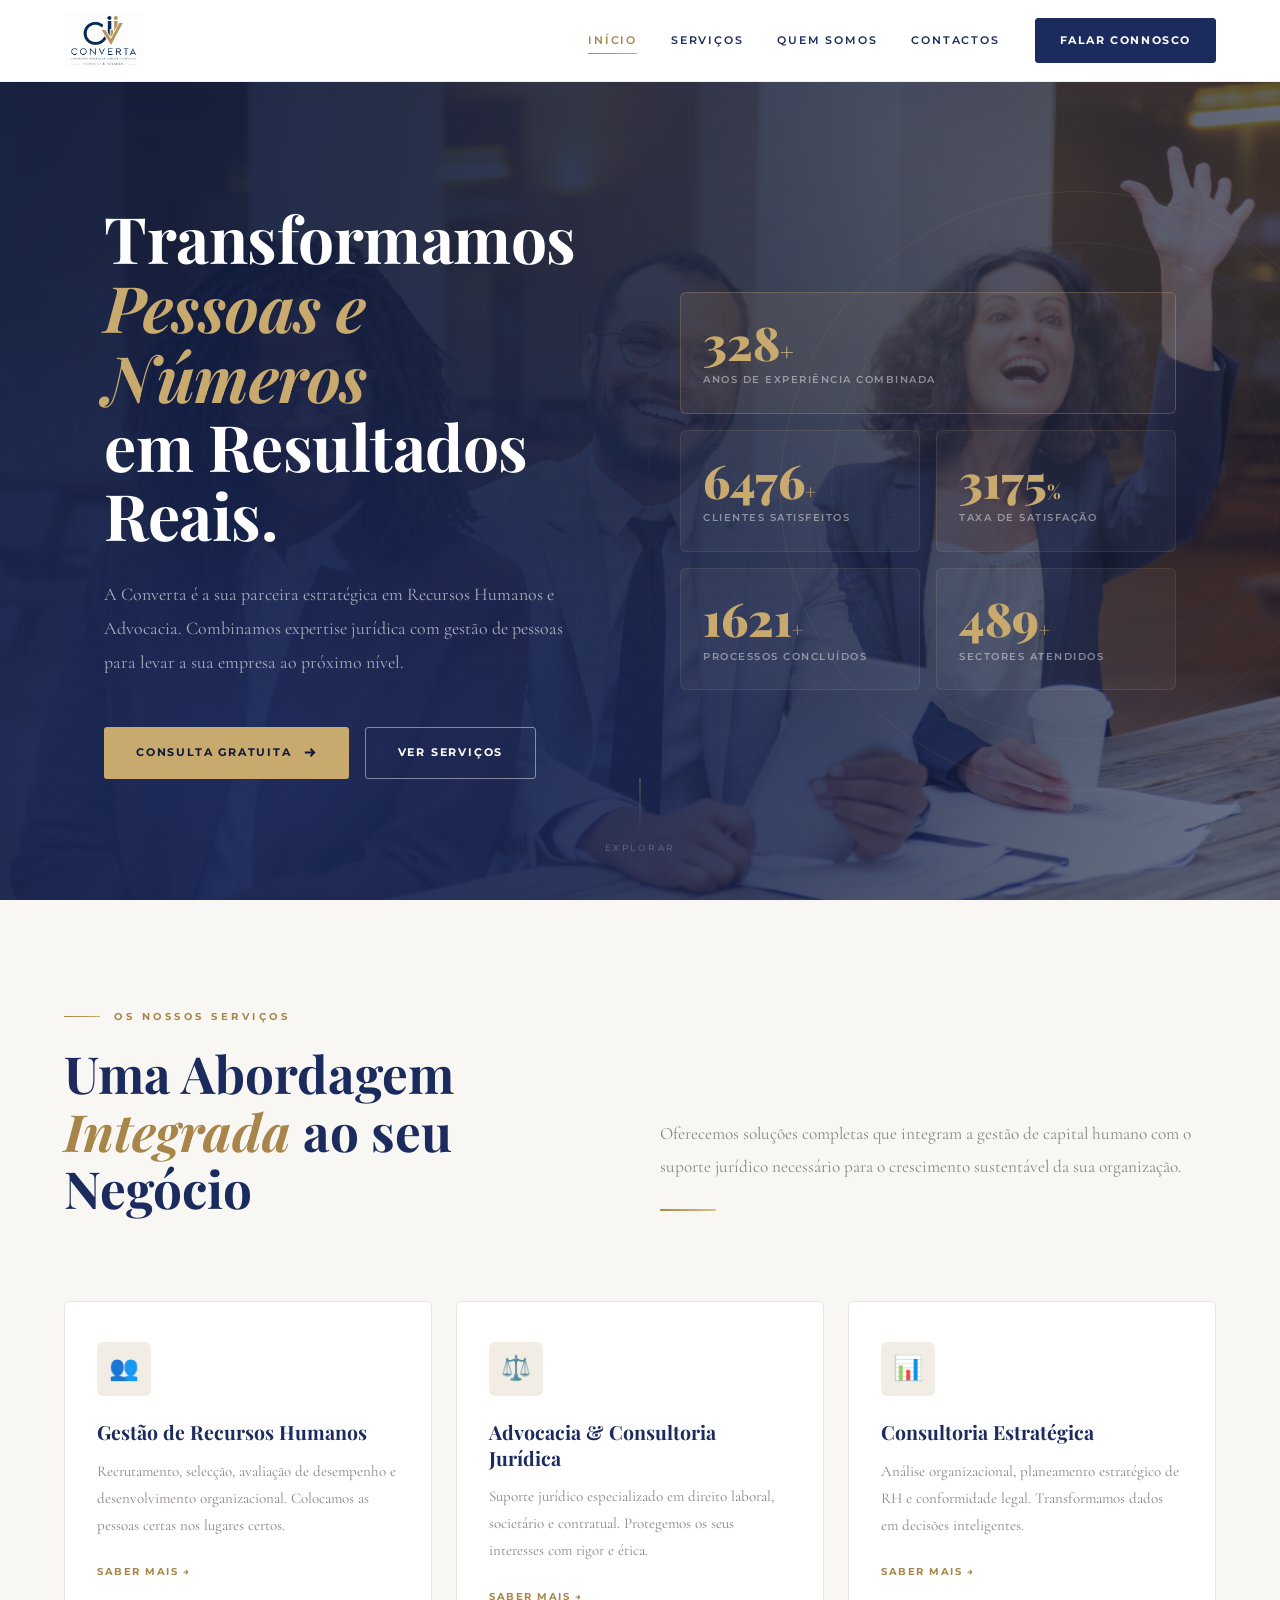
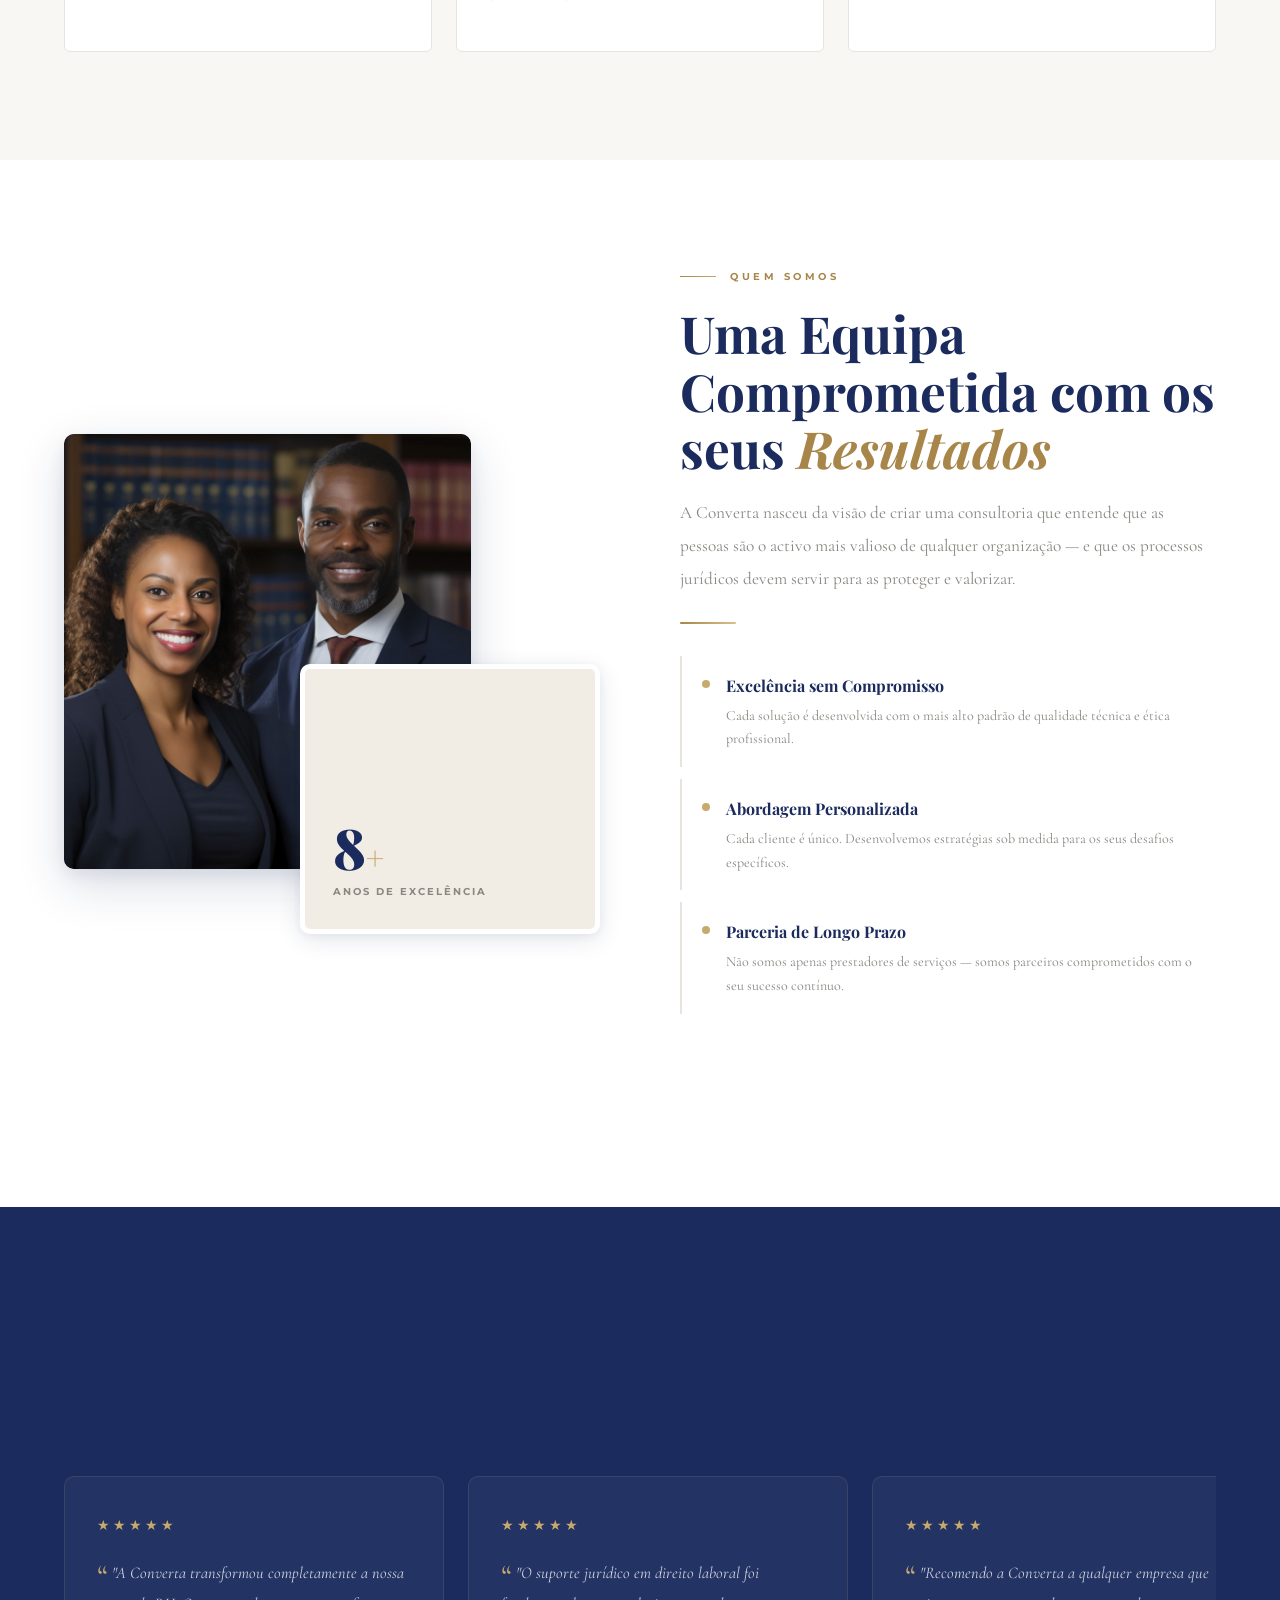
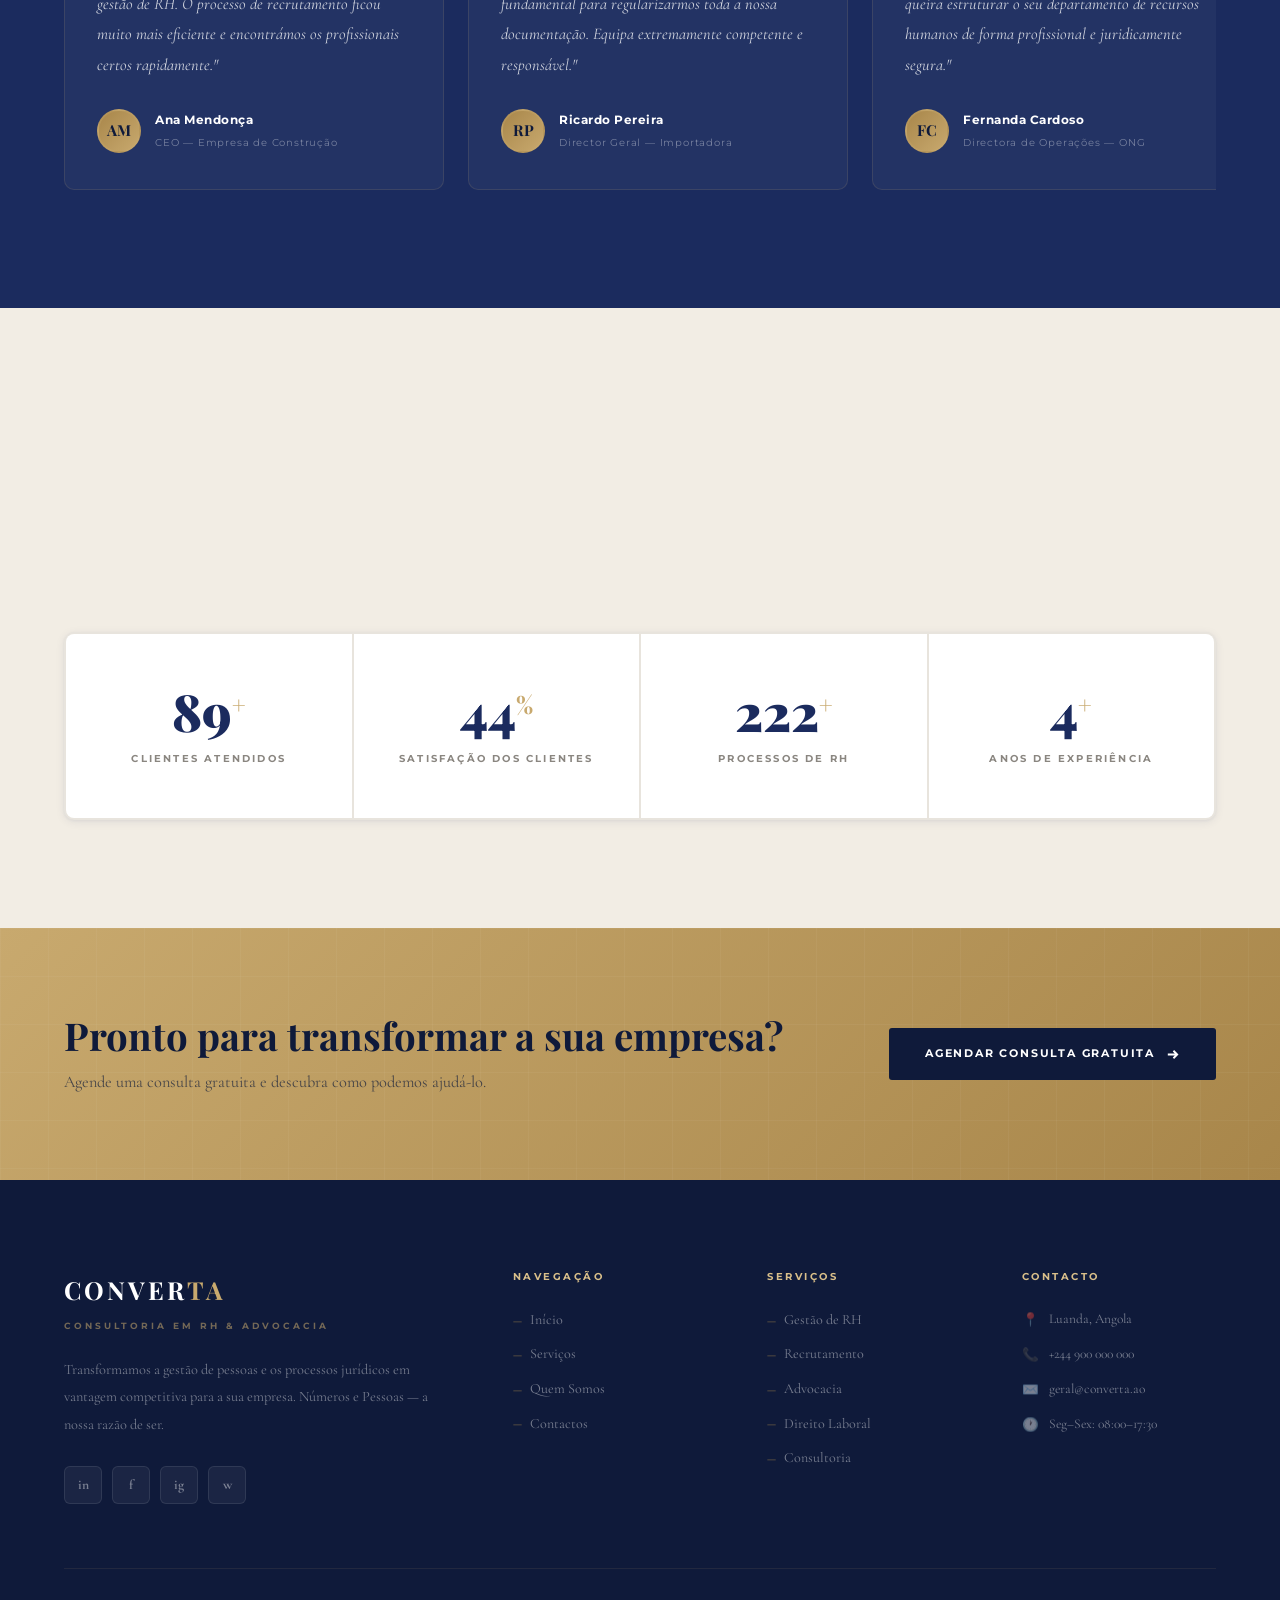
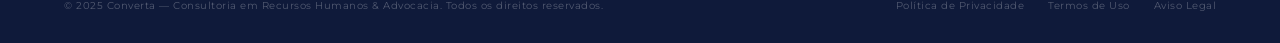
<file: index.html>
<!DOCTYPE html>
<html lang="pt-PT">
<head>
  <meta charset="UTF-8" />
  <meta name="viewport" content="width=device-width, initial-scale=1.0"/>
  <title>Converta — Consultoria em Recursos Humanos & Advocacia</title>
  <meta name="description" content="Converta — Consultoria especializada em Recursos Humanos e Advocacia em Angola. Transformamos Pessoas e Números em Resultados Reais." />
  <link rel="preconnect" href="https://fonts.googleapis.com">
  <link href="https://fonts.googleapis.com/css2?family=Playfair+Display:ital,wght@0,400;0,600;0,700;0,900;1,400;1,600&family=Cormorant+Garamond:wght@300;400;500;600&family=Montserrat:wght@300;400;500;600;700&display=swap" rel="stylesheet">
  <link rel="stylesheet" href="styles.css">
</head>
<body>

<div id="loader">
  <div class="loader-logo">CONVER<span>TA</span></div>
  <div class="loader-bar"></div>
</div>

<header id="header">
  <a href="index.html" class="nav-logo">
    <img src="images/logo-converta.png" alt="Converta" class="nav-logo-img" loading="eager" fetchpriority="high">
  </a>
  <nav id="desktop-nav">
    <a class="nav-link active" href="index.html">Início</a>
    <a class="nav-link" href="servicos.html">Serviços</a>
    <a class="nav-link" href="quem-somos.html">Quem Somos</a>
    <a class="nav-link" href="contactos.html">Contactos</a>
    <a class="nav-cta" href="contactos.html">Falar Connosco</a>
  </nav>
  <div class="hamburger" id="hamburger" onclick="toggleMenu()">
    <span></span><span></span><span></span>
  </div>
</header>

<div class="mobile-menu" id="mobile-menu">
  <a class="nav-link active" href="index.html">Início</a>
  <a class="nav-link" href="servicos.html">Serviços</a>
  <a class="nav-link" href="quem-somos.html">Quem Somos</a>
  <a class="nav-link" href="contactos.html">Contactos</a>
  <a class="nav-cta" href="contactos.html">Falar Connosco</a>
</div>

<!-- HERO -->
<section class="hero">
  <div class="hero-bg-pattern"></div>
  <div class="hero-grid-overlay"></div>
  <div class="hero-accent"></div>
  <div class="hero-inner">
    <div class="hero-left">
<h1 class="hero-title reveal delay-1">
        Transformamos <em>Pessoas e Números</em> em Resultados Reais.
      </h1>
      <p class="hero-desc reveal delay-2">
        A Converta é a sua parceira estratégica em Recursos Humanos e Advocacia. Combinamos expertise jurídica com gestão de pessoas para levar a sua empresa ao próximo nível.
      </p>
      <div class="hero-actions reveal delay-3">
        <a href="contactos.html" class="btn btn-primary">
          Consulta Gratuita
          <svg viewBox="0 0 16 16" fill="none" stroke="currentColor" stroke-width="2"><path d="M3 8h10M9 4l4 4-4 4"/></svg>
        </a>
        <a href="servicos.html" class="btn btn-outline">Ver Serviços</a>
      </div>
    </div>
    <div class="hero-right reveal-right delay-2">
      <div class="hero-stats-grid">
        <div class="hero-stat-card featured">
          <div class="stat-num">10<span style="font-size:1.5rem;color:var(--gold-light);">+</span></div>
          <div class="stat-label">Anos de Experiência Combinada</div>
        </div>
        <div class="hero-stat-card">
          <div class="stat-num">200<span style="font-size:1.2rem">+</span></div>
          <div class="stat-label">Clientes Satisfeitos</div>
        </div>
        <div class="hero-stat-card">
          <div class="stat-num">98<span style="font-size:1.2rem">%</span></div>
          <div class="stat-label">Taxa de Satisfação</div>
        </div>
        <div class="hero-stat-card">
          <div class="stat-num">50<span style="font-size:1.2rem">+</span></div>
          <div class="stat-label">Processos Concluídos</div>
        </div>
        <div class="hero-stat-card">
          <div class="stat-num">15<span style="font-size:1.2rem">+</span></div>
          <div class="stat-label">Sectores Atendidos</div>
        </div>
      </div>
    </div>
  </div>
  <div class="hero-scroll" onclick="scrollToNext()">
    <div class="scroll-line"></div>
    <span>Explorar</span>
  </div>
</section>

<!-- SERVICES PREVIEW -->
<section class="section services-preview">
  <div class="container">
    <div class="section-label reveal">Os Nossos Serviços</div>
    <div style="display:grid;grid-template-columns:1fr 1fr;gap:40px;align-items:end">
      <h2 class="section-title reveal delay-1">Uma Abordagem <em>Integrada</em> ao seu Negócio</h2>
      <div>
        <p class="section-sub reveal delay-2">Oferecemos soluções completas que integram a gestão de capital humano com o suporte jurídico necessário para o crescimento sustentável da sua organização.</p>
        <div class="gold-rule reveal delay-3"></div>
      </div>
    </div>
    <div class="grid-3">
      <a href="servicos.html" class="service-card reveal delay-1">
        <div class="service-icon">👥</div>
        <div class="service-card-title">Gestão de Recursos Humanos</div>
        <p class="service-card-desc">Recrutamento, selecção, avaliação de desempenho e desenvolvimento organizacional. Colocamos as pessoas certas nos lugares certos.</p>
        <div class="service-card-link">Saber Mais →</div>
      </a>
      <a href="servicos.html" class="service-card reveal delay-2">
        <div class="service-icon">⚖️</div>
        <div class="service-card-title">Advocacia & Consultoria Jurídica</div>
        <p class="service-card-desc">Suporte jurídico especializado em direito laboral, societário e contratual. Protegemos os seus interesses com rigor e ética.</p>
        <div class="service-card-link">Saber Mais →</div>
      </a>
      <a href="servicos.html" class="service-card reveal delay-3">
        <div class="service-icon">📊</div>
        <div class="service-card-title">Consultoria Estratégica</div>
        <p class="service-card-desc">Análise organizacional, planeamento estratégico de RH e conformidade legal. Transformamos dados em decisões inteligentes.</p>
        <div class="service-card-link">Saber Mais →</div>
      </a>
    </div>
  </div>
</section>

<!-- ABOUT PREVIEW -->
<section class="section about-preview">
  <div class="container">
    <div class="about-preview-inner">
      <div class="about-visual reveal-left">
        <div class="about-visual-main">
          <img src="images/assets/1.jpg" alt="Equipa Converta — Profissionais em RH e Advocacia" class="about-visual-img">
        </div>
        <div class="about-visual-accent">
          <div class="about-visual-num">10<span>+</span></div>
          <div class="about-visual-label">Anos de Excelência</div>
        </div>
      </div>
      <div class="about-right">
        <div class="section-label reveal">Quem Somos</div>
        <h2 class="section-title reveal delay-1">Uma Equipa Comprometida com os seus <em>Resultados</em></h2>
        <p class="section-sub reveal delay-2">A Converta nasceu da visão de criar uma consultoria que entende que as pessoas são o activo mais valioso de qualquer organização — e que os processos jurídicos devem servir para as proteger e valorizar.</p>
        <div class="gold-rule reveal delay-2"></div>
        <div class="values-list">
          <div class="value-item reveal delay-2">
            <div class="value-dot"></div>
            <div>
              <div class="value-title">Excelência sem Compromisso</div>
              <div class="value-desc">Cada solução é desenvolvida com o mais alto padrão de qualidade técnica e ética profissional.</div>
            </div>
          </div>
          <div class="value-item reveal delay-3">
            <div class="value-dot"></div>
            <div>
              <div class="value-title">Abordagem Personalizada</div>
              <div class="value-desc">Cada cliente é único. Desenvolvemos estratégias sob medida para os seus desafios específicos.</div>
            </div>
          </div>
          <div class="value-item reveal delay-4">
            <div class="value-dot"></div>
            <div>
              <div class="value-title">Parceria de Longo Prazo</div>
              <div class="value-desc">Não somos apenas prestadores de serviços — somos parceiros comprometidos com o seu sucesso contínuo.</div>
            </div>
          </div>
        </div>
        <div style="margin-top:36px" class="reveal delay-5">
          <a href="quem-somos.html" class="btn btn-navy">Conhecer a Nossa História</a>
        </div>
      </div>
    </div>
  </div>
</section>

<!-- TESTIMONIALS -->
<section class="section testimonials">
  <div class="container">
    <div class="testimonials-header">
      <div class="section-label reveal">Depoimentos</div>
      <h2 class="section-title light reveal delay-1">O Que Dizem os Nossos <em>Clientes</em></h2>
    </div>
  </div>
  <div style="overflow:hidden;padding:10px 0">
    <div class="testimonials-track">
      <div class="testimonial-card">
        <div class="testimonial-stars">★★★★★</div>
        <p class="testimonial-text">"A Converta transformou completamente a nossa gestão de RH. O processo de recrutamento ficou muito mais eficiente e encontrámos os profissionais certos rapidamente."</p>
        <div class="testimonial-author"><div class="author-avatar">AM</div><div><div class="author-name">Ana Mendonça</div><div class="author-role">CEO — Empresa de Construção</div></div></div>
      </div>
      <div class="testimonial-card">
        <div class="testimonial-stars">★★★★★</div>
        <p class="testimonial-text">"O suporte jurídico em direito laboral foi fundamental para regularizarmos toda a nossa documentação. Equipa extremamente competente e responsável."</p>
        <div class="testimonial-author"><div class="author-avatar">RP</div><div><div class="author-name">Ricardo Pereira</div><div class="author-role">Director Geral — Importadora</div></div></div>
      </div>
      <div class="testimonial-card">
        <div class="testimonial-stars">★★★★★</div>
        <p class="testimonial-text">"Recomendo a Converta a qualquer empresa que queira estruturar o seu departamento de recursos humanos de forma profissional e juridicamente segura."</p>
        <div class="testimonial-author"><div class="author-avatar">FC</div><div><div class="author-name">Fernanda Cardoso</div><div class="author-role">Directora de Operações — ONG</div></div></div>
      </div>
      <div class="testimonial-card">
        <div class="testimonial-stars">★★★★★</div>
        <p class="testimonial-text">"Excelente consultoria! Ajudaram-nos a implementar políticas de RH alinhadas com a legislação angolana. Profissionalismo e dedicação em cada etapa do processo."</p>
        <div class="testimonial-author"><div class="author-avatar">MK</div><div><div class="author-name">Mário Kaoneka</div><div class="author-role">Sócio-Gerente — Escritório de Engenharia</div></div></div>
      </div>
      <div class="testimonial-card">
        <div class="testimonial-stars">★★★★★</div>
        <p class="testimonial-text">"O acompanhamento durante o processo de reestruturação organizacional foi impecável. A Converta mostrou-se um verdadeiro parceiro estratégico."</p>
        <div class="testimonial-author"><div class="author-avatar">LS</div><div><div class="author-name">Luisa Santos</div><div class="author-role">CFO — Empresa de Logística</div></div></div>
      </div>
      <!-- Duplicate for infinite loop -->
      <div class="testimonial-card">
        <div class="testimonial-stars">★★★★★</div>
        <p class="testimonial-text">"A Converta transformou completamente a nossa gestão de RH. O processo de recrutamento ficou muito mais eficiente e encontrámos os profissionais certos rapidamente."</p>
        <div class="testimonial-author"><div class="author-avatar">AM</div><div><div class="author-name">Ana Mendonça</div><div class="author-role">CEO — Empresa de Construção</div></div></div>
      </div>
      <div class="testimonial-card">
        <div class="testimonial-stars">★★★★★</div>
        <p class="testimonial-text">"O suporte jurídico em direito laboral foi fundamental para regularizarmos toda a nossa documentação. Equipa extremamente competente e responsável."</p>
        <div class="testimonial-author"><div class="author-avatar">RP</div><div><div class="author-name">Ricardo Pereira</div><div class="author-role">Director Geral — Importadora</div></div></div>
      </div>
      <div class="testimonial-card">
        <div class="testimonial-stars">★★★★★</div>
        <p class="testimonial-text">"Recomendo a Converta a qualquer empresa que queira estruturar o seu departamento de recursos humanos de forma profissional e juridicamente segura."</p>
        <div class="testimonial-author"><div class="author-avatar">FC</div><div><div class="author-name">Fernanda Cardoso</div><div class="author-role">Directora de Operações — ONG</div></div></div>
      </div>
      <div class="testimonial-card">
        <div class="testimonial-stars">★★★★★</div>
        <p class="testimonial-text">"Excelente consultoria! Ajudaram-nos a implementar políticas de RH alinhadas com a legislação angolana. Profissionalismo e dedicação em cada etapa do processo."</p>
        <div class="testimonial-author"><div class="author-avatar">MK</div><div><div class="author-name">Mário Kaoneka</div><div class="author-role">Sócio-Gerente — Escritório de Engenharia</div></div></div>
      </div>
      <div class="testimonial-card">
        <div class="testimonial-stars">★★★★★</div>
        <p class="testimonial-text">"O acompanhamento durante o processo de reestruturação organizacional foi impecável. A Converta mostrou-se um verdadeiro parceiro estratégico."</p>
        <div class="testimonial-author"><div class="author-avatar">LS</div><div><div class="author-name">Luisa Santos</div><div class="author-role">CFO — Empresa de Logística</div></div></div>
      </div>
    </div>
  </div>
</section>

<!-- NUMBERS -->
<section class="section numbers-section">
  <div class="container">
    <div style="text-align:center;max-width:600px;margin:0 auto;">
      <div class="section-label reveal" style="justify-content:center">Converta em Números</div>
      <h2 class="section-title reveal delay-1" style="text-align:center">Resultados que <em>Falam</em> por Si</h2>
    </div>
    <div class="numbers-grid reveal delay-2">
      <div class="number-item"><div class="number-val">200<sup>+</sup></div><div class="number-label">Clientes Atendidos</div></div>
      <div class="number-item"><div class="number-val">98<sup>%</sup></div><div class="number-label">Satisfação dos Clientes</div></div>
      <div class="number-item"><div class="number-val">500<sup>+</sup></div><div class="number-label">Processos de RH</div></div>
      <div class="number-item"><div class="number-val">10<sup>+</sup></div><div class="number-label">Anos de Experiência</div></div>
    </div>
  </div>
</section>

<!-- CTA STRIP -->
<div class="cta-strip">
  <div class="cta-strip-inner">
    <div class="cta-strip-text reveal">
      <div class="cta-title">Pronto para transformar a sua empresa?</div>
      <div class="cta-sub">Agende uma consulta gratuita e descubra como podemos ajudá-lo.</div>
    </div>
    <a href="contactos.html" class="btn btn-dark reveal delay-2">
      Agendar Consulta Gratuita
      <svg viewBox="0 0 16 16" fill="none" stroke="currentColor" stroke-width="2"><path d="M3 8h10M9 4l4 4-4 4"/></svg>
    </a>
  </div>
</div>

<footer>
  <div class="footer-inner">
    <div class="footer-top">
      <div class="footer-brand">
        <div class="brand-name">CONVER<span>TA</span></div>
        <div class="brand-tagline">Consultoria em RH & Advocacia</div>
        <p class="footer-brand-text">Transformamos a gestão de pessoas e os processos jurídicos em vantagem competitiva para a sua empresa. Números e Pessoas — a nossa razão de ser.</p>
        <div class="footer-socials">
          <div class="social-btn" title="LinkedIn">in</div>
          <div class="social-btn" title="Facebook">f</div>
          <div class="social-btn" title="Instagram">ig</div>
          <div class="social-btn" title="WhatsApp">w</div>
        </div>
      </div>
      <div>
        <div class="footer-col-title">Navegação</div>
        <div class="footer-links">
          <a class="footer-link" href="index.html">Início</a>
          <a class="footer-link" href="servicos.html">Serviços</a>
          <a class="footer-link" href="quem-somos.html">Quem Somos</a>
          <a class="footer-link" href="contactos.html">Contactos</a>
        </div>
      </div>
      <div>
        <div class="footer-col-title">Serviços</div>
        <div class="footer-links">
          <a class="footer-link" href="servicos.html">Gestão de RH</a>
          <a class="footer-link" href="servicos.html">Recrutamento</a>
          <a class="footer-link" href="servicos.html">Advocacia</a>
          <a class="footer-link" href="servicos.html">Direito Laboral</a>
          <a class="footer-link" href="servicos.html">Consultoria</a>
        </div>
      </div>
      <div>
        <div class="footer-col-title">Contacto</div>
        <div class="footer-contact-item"><span>📍</span><span>Luanda, Angola</span></div>
        <div class="footer-contact-item"><span>📞</span><span>+244 900 000 000</span></div>
        <div class="footer-contact-item"><span>✉️</span><span>geral@converta.ao</span></div>
        <div class="footer-contact-item"><span>🕐</span><span>Seg–Sex: 08:00–17:30</span></div>
      </div>
    </div>
    <div class="footer-bottom">
      <div class="footer-copy">© 2025 Converta — Consultoria em Recursos Humanos & Advocacia. Todos os direitos reservados.</div>
      <div class="footer-legal">
        <a href="#">Política de Privacidade</a>
        <a href="#">Termos de Uso</a>
        <a href="#">Aviso Legal</a>
      </div>
    </div>
  </div>
</footer>

<script src="scripts.js"></script>
</body>
</html>
</file>
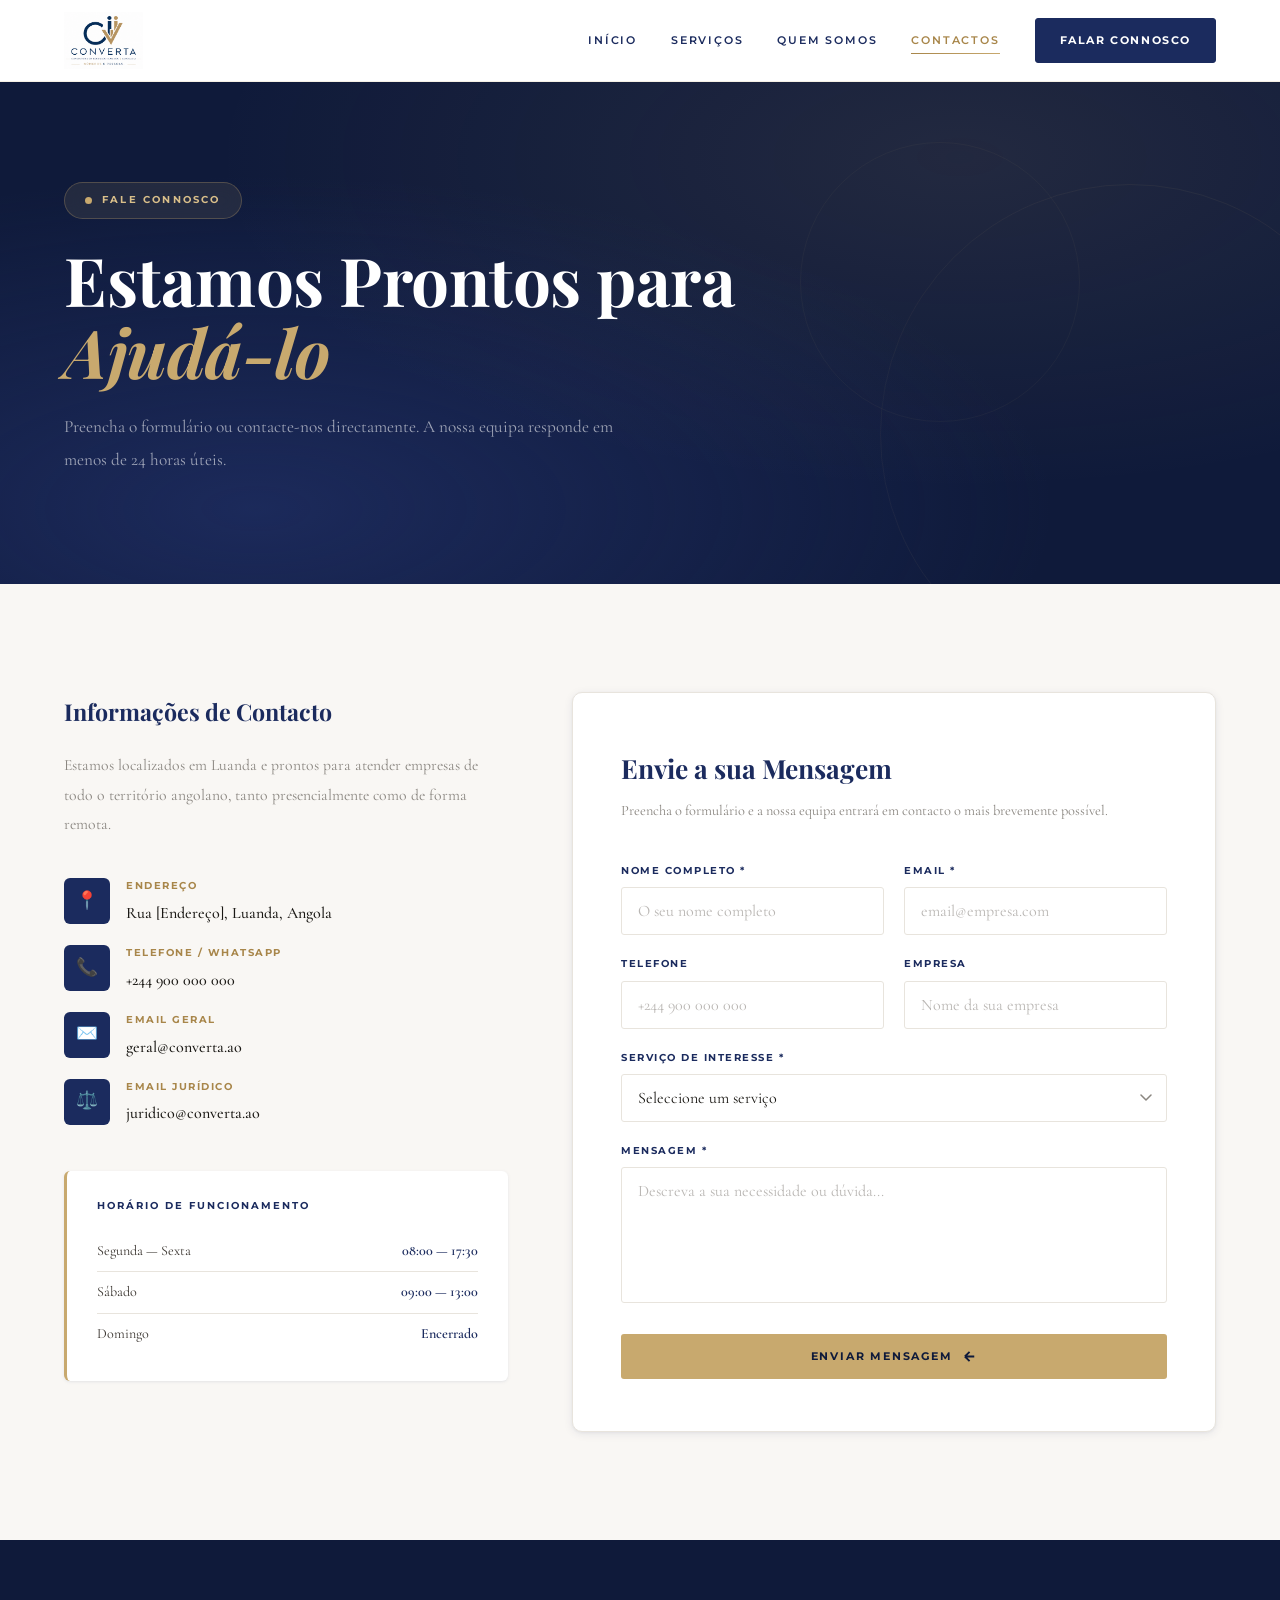
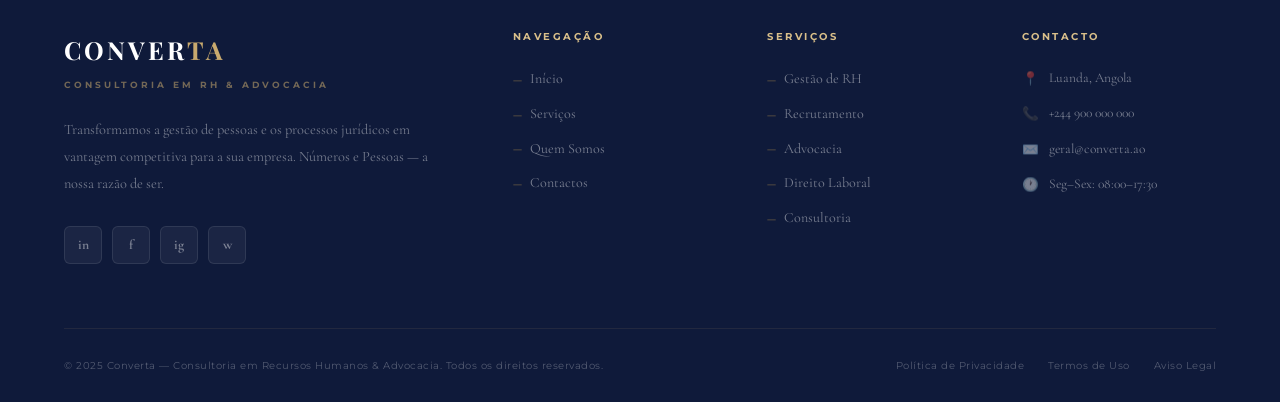
<file: contactos.html>
<!DOCTYPE html>
<html lang="pt-PT">
<head>
  <meta charset="UTF-8" />
  <meta name="viewport" content="width=device-width, initial-scale=1.0"/>
  <title>Contactos — Converta Consultoria em RH & Advocacia</title>
  <meta name="description" content="Entre em contacto com a Converta. Consultoria em Recursos Humanos e Advocacia em Luanda, Angola. Resposta em menos de 24 horas." />
  <link rel="preconnect" href="https://fonts.googleapis.com">
  <link href="https://fonts.googleapis.com/css2?family=Playfair+Display:ital,wght@0,400;0,600;0,700;0,900;1,400;1,600&family=Cormorant+Garamond:wght@300;400;500;600&family=Montserrat:wght@300;400;500;600;700&display=swap" rel="stylesheet">
  <link rel="stylesheet" href="styles.css">
</head>
<body>

<div id="loader">
  <div class="loader-logo">CONVER<span>TA</span></div>
  <div class="loader-bar"></div>
</div>

<header id="header">
  <a href="index.html" class="nav-logo">
    <img src="images/logo-converta.png" alt="Converta" class="nav-logo-img" loading="eager" fetchpriority="high">
  </a>
  <nav id="desktop-nav">
    <a class="nav-link" href="index.html">Início</a>
    <a class="nav-link" href="servicos.html">Serviços</a>
    <a class="nav-link" href="quem-somos.html">Quem Somos</a>
    <a class="nav-link active" href="contactos.html">Contactos</a>
    <a class="nav-cta" href="contactos.html">Falar Connosco</a>
  </nav>
  <div class="hamburger" id="hamburger" onclick="toggleMenu()">
    <span></span><span></span><span></span>
  </div>
</header>

<div class="mobile-menu" id="mobile-menu">
  <a class="nav-link" href="index.html">Início</a>
  <a class="nav-link" href="servicos.html">Serviços</a>
  <a class="nav-link" href="quem-somos.html">Quem Somos</a>
  <a class="nav-link active" href="contactos.html">Contactos</a>
  <a class="nav-cta" href="contactos.html">Falar Connosco</a>
</div>

<div class="page-hero">
  <div class="hero-bg-pattern"></div>
  <div class="page-hero-inner">
    <div class="hero-badge reveal"><span class="hero-badge-dot"></span>Fale Connosco</div>
    <h1 class="page-hero-title reveal delay-1">Estamos Prontos para <em>Ajudá-lo</em></h1>
    <p class="page-hero-sub reveal delay-2">Preencha o formulário ou contacte-nos directamente. A nossa equipa responde em menos de 24 horas úteis.</p>
  </div>
</div>

<section class="section contact-body">
  <div class="container">
    <div class="contact-grid">
      <div class="reveal">
        <h3 class="contact-info-title">Informações de Contacto</h3>
        <p class="contact-info-text">Estamos localizados em Luanda e prontos para atender empresas de todo o território angolano, tanto presencialmente como de forma remota.</p>
        <div class="contact-details">
          <div class="contact-detail">
            <div class="contact-detail-icon">📍</div>
            <div>
              <div class="contact-detail-label">Endereço</div>
              <div class="contact-detail-value">Rua [Endereço], Luanda, Angola</div>
            </div>
          </div>
          <div class="contact-detail">
            <div class="contact-detail-icon">📞</div>
            <div>
              <div class="contact-detail-label">Telefone / WhatsApp</div>
              <div class="contact-detail-value">+244 900 000 000</div>
            </div>
          </div>
          <div class="contact-detail">
            <div class="contact-detail-icon">✉️</div>
            <div>
              <div class="contact-detail-label">Email Geral</div>
              <div class="contact-detail-value">geral@converta.ao</div>
            </div>
          </div>
          <div class="contact-detail">
            <div class="contact-detail-icon">⚖️</div>
            <div>
              <div class="contact-detail-label">Email Jurídico</div>
              <div class="contact-detail-value">juridico@converta.ao</div>
            </div>
          </div>
        </div>
        <div class="contact-hours">
          <div class="contact-hours-title">Horário de Funcionamento</div>
          <div class="hours-row"><span>Segunda — Sexta</span><span>08:00 — 17:30</span></div>
          <div class="hours-row"><span>Sábado</span><span>09:00 — 13:00</span></div>
          <div class="hours-row"><span>Domingo</span><span>Encerrado</span></div>
        </div>
      </div>

      <div class="contact-form-wrapper reveal delay-2">
        <div id="contactForm">
          <h3 class="form-title">Envie a sua Mensagem</h3>
          <p class="form-sub">Preencha o formulário e a nossa equipa entrará em contacto o mais brevemente possível.</p>
          <div class="form-row">
            <div class="form-group">
              <label>Nome Completo *</label>
              <input type="text" placeholder="O seu nome completo" id="fname"/>
            </div>
            <div class="form-group">
              <label>Email *</label>
              <input type="email" placeholder="email@empresa.com" id="femail"/>
            </div>
          </div>
          <div class="form-row">
            <div class="form-group">
              <label>Telefone</label>
              <input type="tel" placeholder="+244 900 000 000" id="fphone"/>
            </div>
            <div class="form-group">
              <label>Empresa</label>
              <input type="text" placeholder="Nome da sua empresa" id="fcompany"/>
            </div>
          </div>
          <div class="form-group">
            <label>Serviço de Interesse *</label>
            <select id="fservice">
              <option value="">Seleccione um serviço</option>
              <option>Gestão de Recursos Humanos</option>
              <option>Recrutamento & Selecção</option>
              <option>Advocacia & Direito Laboral</option>
              <option>Consultoria Jurídica Empresarial</option>
              <option>Formação & Desenvolvimento</option>
              <option>Outro / Geral</option>
            </select>
          </div>
          <div class="form-group">
            <label>Mensagem *</label>
            <textarea placeholder="Descreva a sua necessidade ou dúvida..." id="fmessage"></textarea>
          </div>
          <button class="btn btn-primary" style="width:100%;justify-content:center" onclick="submitForm()">
            Enviar Mensagem
            <svg viewBox="0 0 16 16" fill="none" stroke="currentColor" stroke-width="2"><path d="M2 8l5-5m-5 5l5 5m-5-5h10"/></svg>
          </button>
        </div>
        <div class="form-success" id="formSuccess">
          <div class="form-success-icon">✅</div>
          <div class="form-success-title">Mensagem Enviada!</div>
          <p class="form-success-text">Obrigado pelo seu contacto. A nossa equipa analisará a sua mensagem e responderá em menos de 24 horas úteis.</p>
          <button class="btn btn-navy" style="margin-top:24px" onclick="resetForm()">Enviar Nova Mensagem</button>
        </div>
      </div>
    </div>
  </div>
</section>

<footer>
  <div class="footer-inner">
    <div class="footer-top">
      <div class="footer-brand">
        <div class="brand-name">CONVER<span>TA</span></div>
        <div class="brand-tagline">Consultoria em RH & Advocacia</div>
        <p class="footer-brand-text">Transformamos a gestão de pessoas e os processos jurídicos em vantagem competitiva para a sua empresa. Números e Pessoas — a nossa razão de ser.</p>
        <div class="footer-socials">
          <div class="social-btn" title="LinkedIn">in</div>
          <div class="social-btn" title="Facebook">f</div>
          <div class="social-btn" title="Instagram">ig</div>
          <div class="social-btn" title="WhatsApp">w</div>
        </div>
      </div>
      <div>
        <div class="footer-col-title">Navegação</div>
        <div class="footer-links">
          <a class="footer-link" href="index.html">Início</a>
          <a class="footer-link" href="servicos.html">Serviços</a>
          <a class="footer-link" href="quem-somos.html">Quem Somos</a>
          <a class="footer-link" href="contactos.html">Contactos</a>
        </div>
      </div>
      <div>
        <div class="footer-col-title">Serviços</div>
        <div class="footer-links">
          <a class="footer-link" href="servicos.html">Gestão de RH</a>
          <a class="footer-link" href="servicos.html">Recrutamento</a>
          <a class="footer-link" href="servicos.html">Advocacia</a>
          <a class="footer-link" href="servicos.html">Direito Laboral</a>
          <a class="footer-link" href="servicos.html">Consultoria</a>
        </div>
      </div>
      <div>
        <div class="footer-col-title">Contacto</div>
        <div class="footer-contact-item"><span>📍</span><span>Luanda, Angola</span></div>
        <div class="footer-contact-item"><span>📞</span><span>+244 900 000 000</span></div>
        <div class="footer-contact-item"><span>✉️</span><span>geral@converta.ao</span></div>
        <div class="footer-contact-item"><span>🕐</span><span>Seg–Sex: 08:00–17:30</span></div>
      </div>
    </div>
    <div class="footer-bottom">
      <div class="footer-copy">© 2025 Converta — Consultoria em Recursos Humanos & Advocacia. Todos os direitos reservados.</div>
      <div class="footer-legal">
        <a href="#">Política de Privacidade</a>
        <a href="#">Termos de Uso</a>
        <a href="#">Aviso Legal</a>
      </div>
    </div>
  </div>
</footer>

<script src="scripts.js"></script>
</body>
</html>
</file>
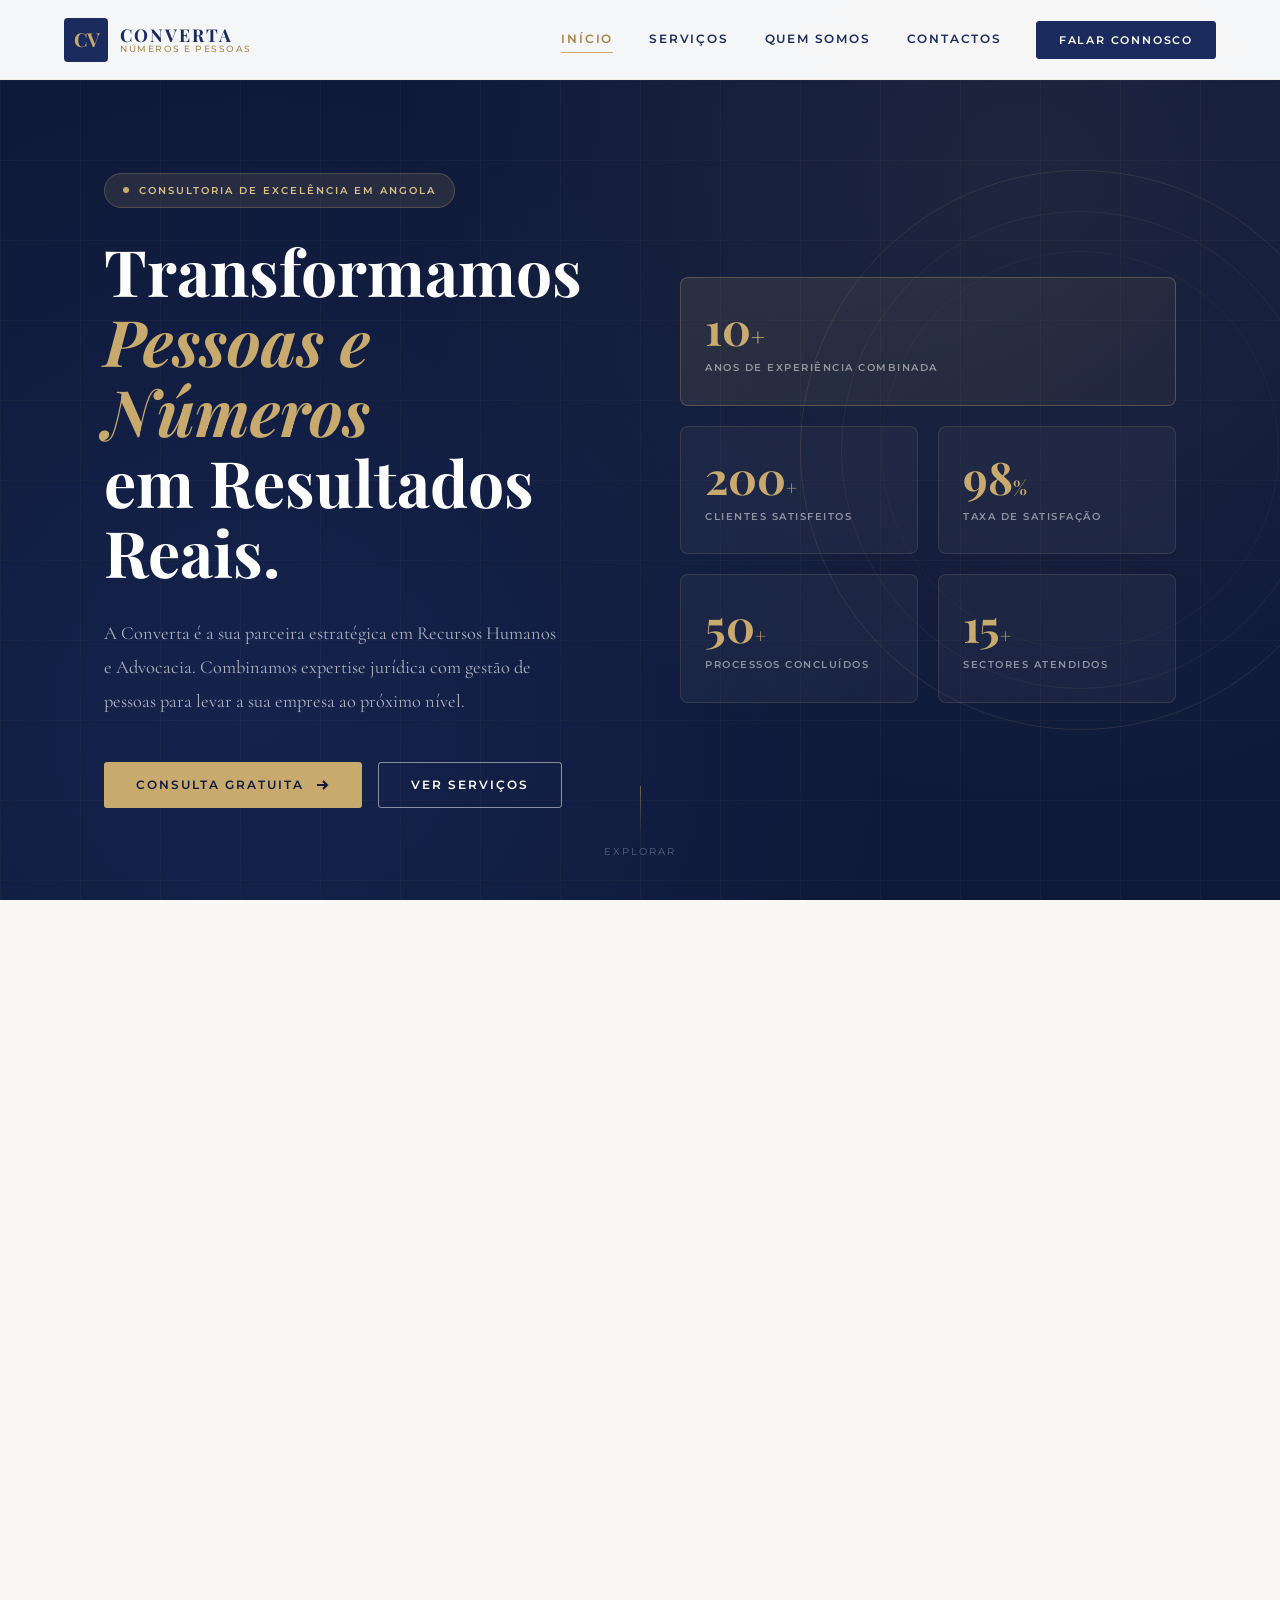
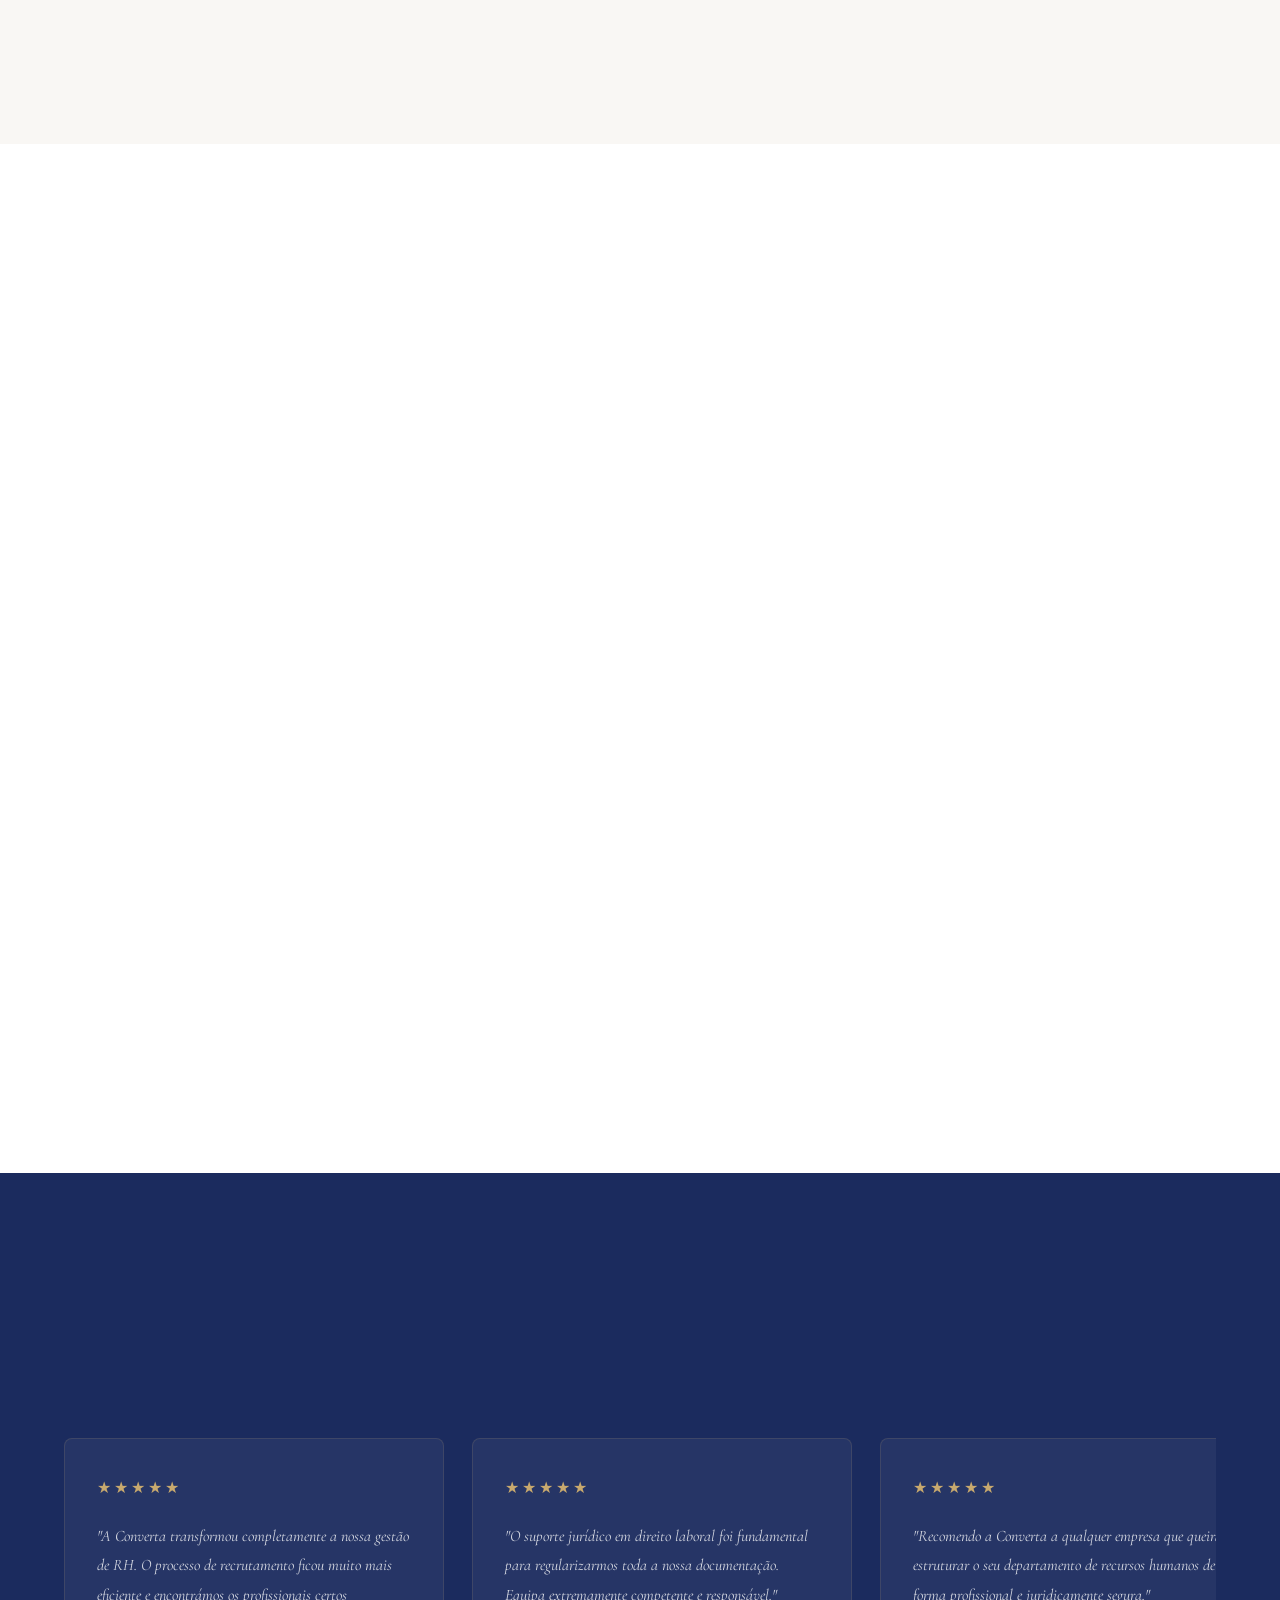
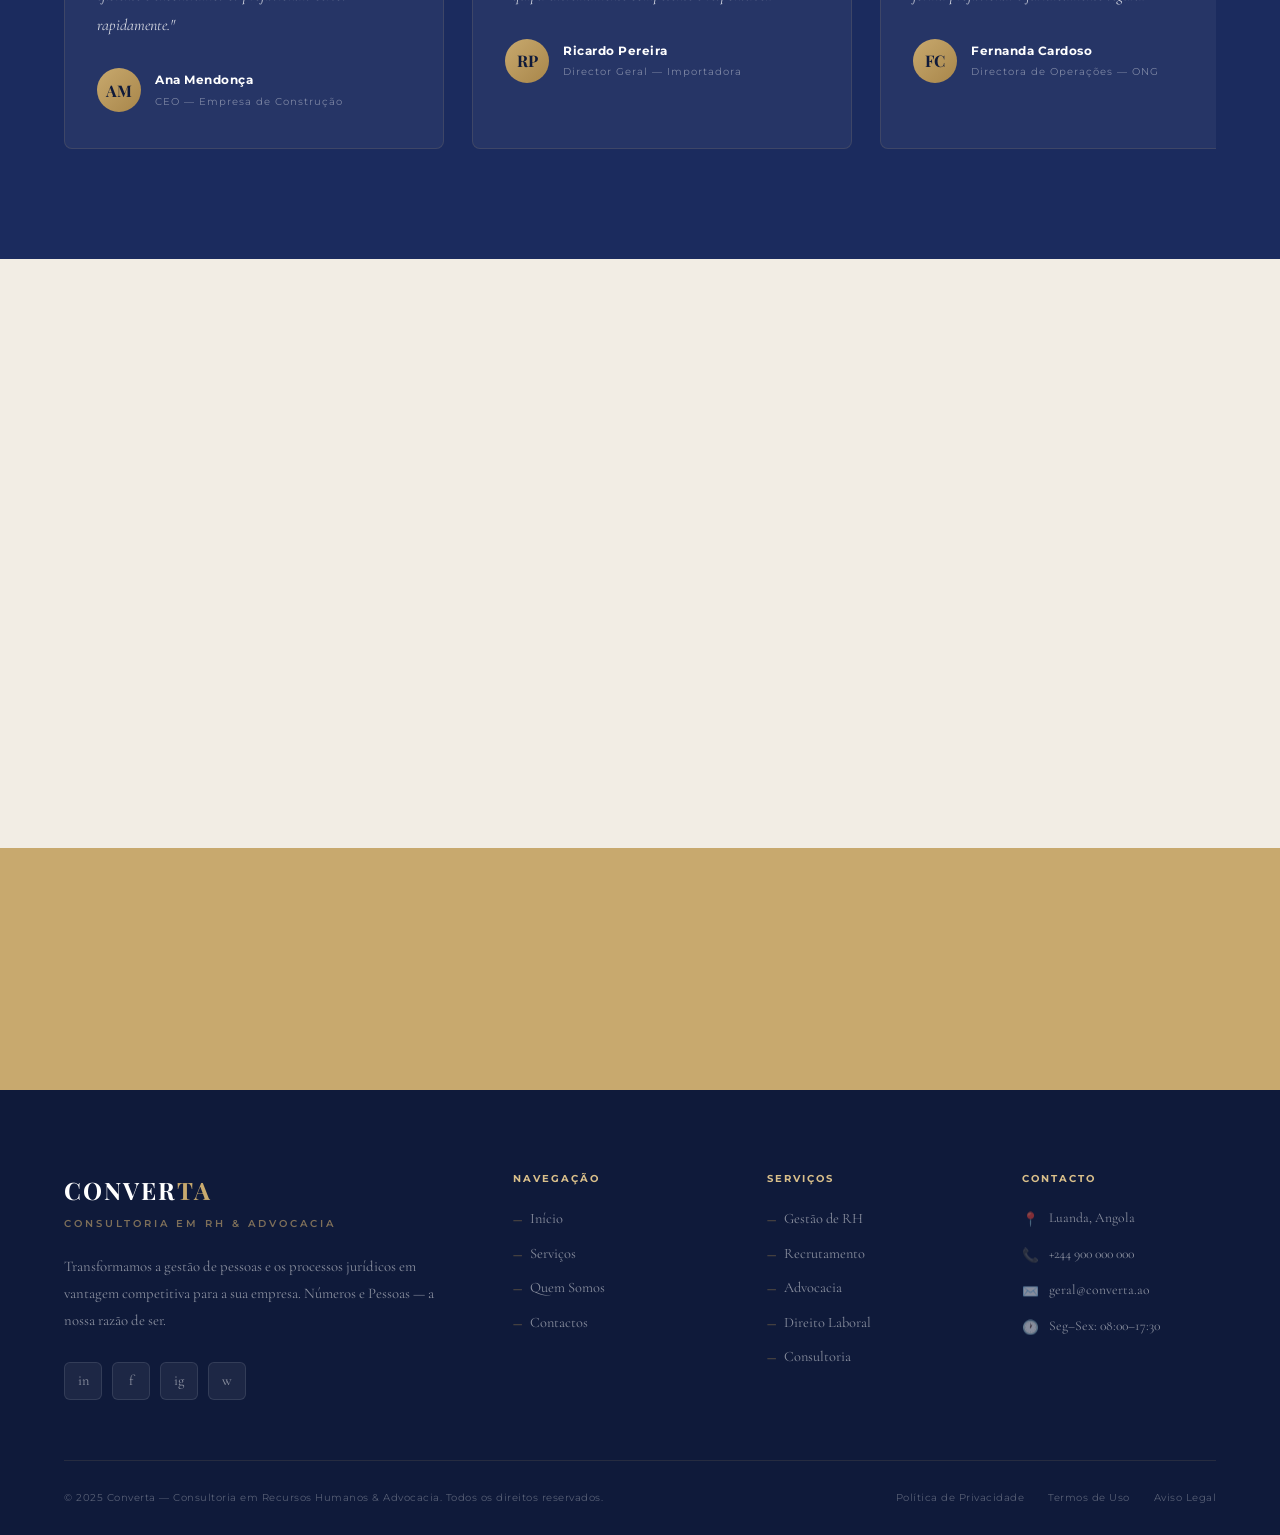
<file: index.min.html>
<!DOCTYPE html><html lang="pt-PT"><head><meta charset="UTF-8"><meta name="viewport" content="width=device-width,initial-scale=1"><title>Converta — Consultoria em Recursos Humanos & Advocacia</title><meta name="description" content="Converta — Consultoria especializada em Recursos Humanos e Advocacia. Números e Pessoas."><link rel="preconnect" href="https://fonts.googleapis.com"><link href="https://fonts.googleapis.com/css2?family=Playfair+Display:ital,wght@0,400;0,600;0,700;0,900;1,400;1,600&family=Cormorant+Garamond:wght@300;400;500;600&family=Montserrat:wght@300;400;500;600;700&display=swap" rel="stylesheet"><style>:root{--navy:#1B2B5E;--navy-light:#243470;--navy-dark:#0F1A3A;--gold:#C8A96E;--gold-light:#D9BF8A;--gold-dark:#A8864A;--white:#FFFFFF;--off-white:#F9F7F4;--cream:#F2EDE4;--light-gray:#E8E4DD;--mid-gray:#8A8680;--dark-gray:#3A3530;--text-dark:#1A1814;--font-display:'Playfair Display',serif;--font-body:'Cormorant Garamond',serif;--font-ui:'Montserrat',sans-serif;--transition:0.4s cubic-bezier(0.25, 0.46, 0.45, 0.94);--shadow-sm:0 2px 12px rgba(27,43,94,0.08);--shadow-md:0 8px 32px rgba(27,43,94,0.14);--shadow-lg:0 20px 60px rgba(27,43,94,0.18)}*,::after,::before{box-sizing:border-box;margin:0;padding:0}html{scroll-behavior:smooth}body{font-family:var(--font-body);font-size:18px;color:var(--text-dark);background:var(--white);overflow-x:hidden;line-height:1.7}img{max-width:100%;display:block}a{text-decoration:none;color:inherit}ul{list-style:none}.page{display:none}.page.active{display:block}#loader{position:fixed;inset:0;background:var(--navy-dark);z-index:9999;display:flex;align-items:center;justify-content:center;flex-direction:column;gap:24px;transition:opacity .6s ease,visibility .6s ease}#loader.hidden{opacity:0;visibility:hidden}.loader-logo{font-family:var(--font-display);font-size:2.5rem;font-weight:700;color:var(--white);letter-spacing:6px}.loader-logo span{color:var(--gold)}.loader-bar{width:200px;height:2px;background:rgba(200,169,110,.2);border-radius:2px;overflow:hidden}.loader-bar::after{content:'';display:block;height:100%;width:0;background:var(--gold);animation:loadBar 1.4s cubic-bezier(.4,0,.2,1) forwards}@keyframes loadBar{to{width:100%}}header{position:fixed;top:0;left:0;right:0;z-index:1000;padding:0 5%;height:80px;display:flex;align-items:center;justify-content:space-between;background:rgba(255,255,255,.96);backdrop-filter:blur(12px);border-bottom:1px solid rgba(200,169,110,.15);transition:box-shadow var(--transition),background var(--transition)}header.scrolled{box-shadow:var(--shadow-md);background:rgba(255,255,255,.99)}.nav-logo{display:flex;align-items:center;gap:12px;cursor:pointer}.nav-logo-mark{width:44px;height:44px;background:var(--navy);border-radius:4px;display:flex;align-items:center;justify-content:center;font-family:var(--font-display);font-size:1.2rem;font-weight:700;color:var(--gold);letter-spacing:-1px;flex-shrink:0}.nav-logo-text{line-height:1.1}.nav-logo-text .brand{font-family:var(--font-display);font-size:1.1rem;font-weight:700;color:var(--navy);letter-spacing:2px}.nav-logo-text .tagline{font-family:var(--font-ui);font-size:.55rem;font-weight:500;color:var(--gold-dark);letter-spacing:1.5px;text-transform:uppercase}nav{display:flex;align-items:center;gap:8px}.nav-link{font-family:var(--font-ui);font-size:.72rem;font-weight:600;letter-spacing:1.8px;text-transform:uppercase;color:var(--navy);padding:8px 14px;border-radius:3px;cursor:pointer;position:relative;transition:color var(--transition)}.nav-link::after{content:'';position:absolute;bottom:4px;left:14px;right:14px;height:1.5px;background:var(--gold);transform:scaleX(0);transition:transform var(--transition)}.nav-link.active::after,.nav-link:hover::after{transform:scaleX(1)}.nav-link:hover{color:var(--gold-dark)}.nav-link.active{color:var(--gold-dark)}.nav-cta{font-family:var(--font-ui);font-size:.7rem;font-weight:600;letter-spacing:1.8px;text-transform:uppercase;color:var(--white);background:var(--navy);padding:11px 22px;border-radius:3px;margin-left:12px;cursor:pointer;transition:background var(--transition),transform .2s;border:1.5px solid var(--navy)}.nav-cta:hover{background:var(--gold-dark);border-color:var(--gold-dark);transform:translateY(-1px)}.hamburger{display:none;flex-direction:column;gap:5px;cursor:pointer;padding:8px}.hamburger span{display:block;width:24px;height:2px;background:var(--navy);transition:var(--transition);transform-origin:center}.hamburger.open span:first-child{transform:translateY(7px) rotate(45deg)}.hamburger.open span:nth-child(2){opacity:0;transform:scaleX(0)}.hamburger.open span:nth-child(3){transform:translateY(-7px) rotate(-45deg)}.mobile-menu{display:none;position:fixed;top:80px;left:0;right:0;background:var(--white);border-top:2px solid var(--gold);padding:32px 5%;z-index:999;flex-direction:column;gap:4px;box-shadow:var(--shadow-lg);transform:translateY(-10px);opacity:0;transition:var(--transition)}.mobile-menu.open{display:flex;transform:translateY(0);opacity:1}.mobile-menu .nav-link{font-size:.8rem;padding:14px 0;border-bottom:1px solid var(--light-gray)}.mobile-menu .nav-link::after{display:none}.mobile-menu .nav-cta{margin-top:16px;margin-left:0;text-align:center;padding:14px}.section{padding:100px 5%}.section-sm{padding:70px 5%}.container{max-width:1200px;margin:0 auto}.section-label{font-family:var(--font-ui);font-size:.65rem;font-weight:600;letter-spacing:3px;text-transform:uppercase;color:var(--gold-dark);display:flex;align-items:center;gap:12px;margin-bottom:18px}.section-label::before{content:'';width:40px;height:1.5px;background:var(--gold)}.section-title{font-family:var(--font-display);font-size:clamp(2rem, 4vw, 3.2rem);font-weight:700;color:var(--navy);line-height:1.15;margin-bottom:20px}.section-title em{font-style:italic;color:var(--gold-dark)}.section-title.light{color:var(--white)}.section-title.light em{color:var(--gold-light)}.section-sub{font-size:1.1rem;color:var(--mid-gray);max-width:560px;line-height:1.8;font-weight:400}.section-sub.light{color:rgba(255,255,255,.72)}.gold-rule{width:60px;height:2px;background:linear-gradient(90deg,var(--gold),var(--gold-light));margin:24px 0}.btn{display:inline-flex;align-items:center;gap:10px;font-family:var(--font-ui);font-size:.72rem;font-weight:600;letter-spacing:2px;text-transform:uppercase;padding:15px 32px;border-radius:3px;cursor:pointer;transition:var(--transition);border:none}.btn-primary{background:var(--gold);color:var(--navy-dark)}.btn-primary:hover{background:var(--gold-dark);transform:translateY(-2px);box-shadow:0 8px 24px rgba(200,169,110,.35)}.btn-outline{background:0 0;color:var(--white);border:1.5px solid rgba(255,255,255,.5)}.btn-outline:hover{border-color:var(--gold);color:var(--gold-light);transform:translateY(-2px)}.btn-navy{background:var(--navy);color:var(--white)}.btn-navy:hover{background:var(--navy-dark);transform:translateY(-2px);box-shadow:var(--shadow-md)}.btn svg{width:16px;height:16px;flex-shrink:0}.reveal{opacity:0;transform:translateY(30px);transition:opacity .7s ease,transform .7s ease}.reveal.visible{opacity:1;transform:translateY(0)}.reveal-left{opacity:0;transform:translateX(-30px);transition:opacity .7s ease,transform .7s ease}.reveal-left.visible{opacity:1;transform:translateX(0)}.reveal-right{opacity:0;transform:translateX(30px);transition:opacity .7s ease,transform .7s ease}.reveal-right.visible{opacity:1;transform:translateX(0)}.delay-1{transition-delay:0.1s!important}.delay-2{transition-delay:0.2s!important}.delay-3{transition-delay:0.3s!important}.delay-4{transition-delay:0.4s!important}.delay-5{transition-delay:0.5s!important}.delay-6{transition-delay:0.6s!important}.hero{min-height:100vh;background:var(--navy-dark);position:relative;display:flex;align-items:center;overflow:hidden;padding-top:80px}.hero-bg-pattern{position:absolute;inset:0;background-image:radial-gradient(circle at 80% 20%,rgba(200,169,110,.08) 0,transparent 50%),radial-gradient(circle at 20% 80%,rgba(27,43,94,.5) 0,transparent 50%)}.hero-grid-overlay{position:absolute;inset:0;background-image:linear-gradient(rgba(200,169,110,.04) 1px,transparent 1px),linear-gradient(90deg,rgba(200,169,110,.04) 1px,transparent 1px);background-size:80px 80px}.hero-accent{position:absolute;right:-80px;top:50%;transform:translateY(-50%);width:560px;height:560px;border-radius:50%;border:1px solid rgba(200,169,110,.12)}.hero-accent::before{content:'';position:absolute;inset:40px;border-radius:50%;border:1px solid rgba(200,169,110,.08)}.hero-accent::after{content:'';position:absolute;inset:80px;border-radius:50%;border:1px solid rgba(200,169,110,.05)}.hero-inner{position:relative;z-index:2;max-width:1200px;margin:0 auto;padding:80px 5%;display:grid;grid-template-columns:1fr 1fr;gap:80px;align-items:center}.hero-badge{display:inline-flex;align-items:center;gap:10px;background:rgba(200,169,110,.12);border:1px solid rgba(200,169,110,.25);border-radius:100px;padding:8px 18px;font-family:var(--font-ui);font-size:.62rem;font-weight:600;letter-spacing:2px;text-transform:uppercase;color:var(--gold-light);margin-bottom:28px}.hero-badge-dot{width:6px;height:6px;border-radius:50%;background:var(--gold);animation:pulse 2s infinite}@keyframes pulse{0%,100%{opacity:1;transform:scale(1)}50%{opacity:.5;transform:scale(1.3)}}.hero-title{font-family:var(--font-display);font-size:clamp(2.5rem, 5vw, 4.2rem);font-weight:700;color:var(--white);line-height:1.1;margin-bottom:28px}.hero-title em{font-style:italic;color:var(--gold);display:block}.hero-desc{font-size:1.15rem;color:rgba(255,255,255,.65);line-height:1.85;margin-bottom:44px;max-width:460px}.hero-actions{display:flex;gap:16px;flex-wrap:wrap}.hero-right{position:relative}.hero-stats-grid{display:grid;grid-template-columns:1fr 1fr;gap:20px}.hero-stat-card{background:rgba(255,255,255,.04);border:1px solid rgba(200,169,110,.15);border-radius:8px;padding:28px 24px;transition:var(--transition)}.hero-stat-card:hover{background:rgba(200,169,110,.06);border-color:rgba(200,169,110,.3);transform:translateY(-4px)}.hero-stat-card.featured{grid-column:span 2;background:linear-gradient(135deg,rgba(200,169,110,.12),rgba(200,169,110,.05));border-color:rgba(200,169,110,.3)}.stat-num{font-family:var(--font-display);font-size:2.8rem;font-weight:700;color:var(--gold);line-height:1;margin-bottom:8px}.stat-label{font-family:var(--font-ui);font-size:.65rem;font-weight:600;letter-spacing:1.5px;text-transform:uppercase;color:rgba(255,255,255,.5)}.hero-scroll{position:absolute;bottom:40px;left:50%;transform:translateX(-50%);display:flex;flex-direction:column;align-items:center;gap:8px;font-family:var(--font-ui);font-size:.6rem;letter-spacing:2px;text-transform:uppercase;color:rgba(255,255,255,.3);cursor:pointer}.scroll-line{width:1px;height:50px;background:linear-gradient(180deg,rgba(200,169,110,.5),transparent);animation:scrollAnim 1.8s ease-in-out infinite}@keyframes scrollAnim{0%,100%{transform:scaleY(1);opacity:1}50%{transform:scaleY(.5);opacity:.3}}.services-preview{background:var(--off-white)}.services-preview .grid-3{display:grid;grid-template-columns:repeat(3,1fr);gap:28px;margin-top:60px}.service-card{background:var(--white);border:1px solid var(--light-gray);border-radius:6px;padding:40px 32px;position:relative;overflow:hidden;transition:var(--transition);cursor:pointer}.service-card::before{content:'';position:absolute;bottom:0;left:0;width:100%;height:3px;background:linear-gradient(90deg,var(--gold),var(--gold-light));transform:scaleX(0);transition:transform var(--transition)}.service-card:hover{box-shadow:var(--shadow-lg);transform:translateY(-6px);border-color:var(--gold-light)}.service-card:hover::before{transform:scaleX(1)}.service-icon{width:56px;height:56px;background:var(--cream);border-radius:6px;display:flex;align-items:center;justify-content:center;margin-bottom:24px;font-size:1.6rem;transition:var(--transition)}.service-card:hover .service-icon{background:var(--navy)}.service-card-title{font-family:var(--font-display);font-size:1.25rem;font-weight:700;color:var(--navy);margin-bottom:12px;line-height:1.3}.service-card-desc{font-size:.95rem;color:var(--mid-gray);line-height:1.75}.service-card-link{display:inline-flex;align-items:center;gap:8px;font-family:var(--font-ui);font-size:.65rem;font-weight:700;letter-spacing:1.5px;text-transform:uppercase;color:var(--gold-dark);margin-top:24px;transition:gap var(--transition)}.service-card:hover .service-card-link{gap:14px}.about-preview{background:var(--white)}.about-preview-inner{display:grid;grid-template-columns:1fr 1fr;gap:80px;align-items:center}.about-visual{position:relative;height:500px}.about-visual-main{position:absolute;top:0;left:0;width:75%;height:85%;background:var(--navy);border-radius:8px;overflow:hidden;display:flex;align-items:center;justify-content:center}.about-visual-accent{position:absolute;bottom:0;right:0;width:55%;height:55%;background:var(--cream);border-radius:8px;border:4px solid var(--white);padding:28px;display:flex;flex-direction:column;justify-content:flex-end}.about-visual-num{font-family:var(--font-display);font-size:3.5rem;font-weight:900;color:var(--navy);line-height:1}.about-visual-num span{color:var(--gold);font-size:2rem}.about-visual-label{font-family:var(--font-ui);font-size:.65rem;font-weight:600;letter-spacing:2px;text-transform:uppercase;color:var(--mid-gray);margin-top:6px}.about-pattern{position:absolute;top:-20px;right:-20px;width:120px;height:120px;opacity:.15}.about-pattern circle{fill:var(--gold)}.values-list{margin-top:32px;display:flex;flex-direction:column;gap:16px}.value-item{display:flex;align-items:flex-start;gap:16px;padding:16px 20px;border-left:2px solid var(--light-gray);transition:border-color var(--transition)}.value-item:hover{border-left-color:var(--gold)}.value-dot{width:8px;height:8px;border-radius:50%;background:var(--gold);flex-shrink:0;margin-top:7px}.value-title{font-family:var(--font-display);font-size:1rem;font-weight:700;color:var(--navy);margin-bottom:4px}.value-desc{font-size:.9rem;color:var(--mid-gray);line-height:1.65}.testimonials{background:var(--navy);overflow:hidden}.testimonials-header{text-align:center;margin-bottom:60px}.testimonials-header .section-label{justify-content:center}.testimonials-track{display:flex;gap:28px;animation:scrollTrack 30s linear infinite;width:max-content}.testimonials-track:hover{animation-play-state:paused}@keyframes scrollTrack{from{transform:translateX(0)}to{transform:translateX(-50%)}}.testimonial-card{background:rgba(255,255,255,.05);border:1px solid rgba(200,169,110,.15);border-radius:8px;padding:36px 32px;min-width:380px;max-width:380px;flex-shrink:0}.testimonial-stars{color:var(--gold);font-size:1rem;margin-bottom:20px;letter-spacing:3px}.testimonial-text{font-size:1rem;color:rgba(255,255,255,.8);line-height:1.85;font-style:italic;margin-bottom:28px}.testimonial-author{display:flex;align-items:center;gap:14px}.author-avatar{width:44px;height:44px;border-radius:50%;background:linear-gradient(135deg,var(--gold),var(--gold-dark));display:flex;align-items:center;justify-content:center;font-family:var(--font-display);font-size:1rem;font-weight:700;color:var(--navy-dark);flex-shrink:0}.author-name{font-family:var(--font-ui);font-size:.75rem;font-weight:700;letter-spacing:.5px;color:var(--white);margin-bottom:2px}.author-role{font-family:var(--font-ui);font-size:.65rem;color:rgba(255,255,255,.4);letter-spacing:1px}.numbers-section{background:var(--cream)}.numbers-grid{display:grid;grid-template-columns:repeat(4,1fr);gap:1px;background:var(--light-gray);border:1px solid var(--light-gray);border-radius:8px;overflow:hidden;margin-top:60px}.number-item{background:var(--white);padding:48px 36px;text-align:center;transition:var(--transition)}.number-item:hover{background:var(--navy)}.number-item:hover .number-val{color:var(--gold)}.number-item:hover .number-label{color:rgba(255,255,255,.6)}.number-val{font-family:var(--font-display);font-size:3rem;font-weight:900;color:var(--navy);line-height:1;transition:var(--transition)}.number-val sup{font-size:1.5rem;color:var(--gold)}.number-label{font-family:var(--font-ui);font-size:.65rem;font-weight:600;letter-spacing:2px;text-transform:uppercase;color:var(--mid-gray);margin-top:12px;transition:var(--transition)}.cta-strip{background:var(--gold);padding:80px 5%}.cta-strip-inner{max-width:1200px;margin:0 auto;display:flex;align-items:center;justify-content:space-between;gap:40px;flex-wrap:wrap}.cta-strip-text .cta-title{font-family:var(--font-display);font-size:clamp(1.6rem, 3vw, 2.4rem);font-weight:700;color:var(--navy-dark);line-height:1.2}.cta-strip-text .cta-sub{font-size:1rem;color:rgba(27,43,94,.7);margin-top:8px}.btn-dark{background:var(--navy-dark);color:var(--white);padding:16px 36px}.btn-dark:hover{background:var(--navy);transform:translateY(-2px);box-shadow:0 8px 24px rgba(27,43,94,.3)}.page-hero{background:var(--navy-dark);padding:160px 5% 100px;position:relative;overflow:hidden}.page-hero::before{content:'';position:absolute;bottom:-80px;right:-80px;width:400px;height:400px;border-radius:50%;border:1px solid rgba(200,169,110,.08)}.page-hero-inner{max-width:1200px;margin:0 auto}.page-hero .hero-badge{margin-bottom:20px}.page-hero-title{font-family:var(--font-display);font-size:clamp(2.5rem, 5vw, 4rem);font-weight:700;color:var(--white);line-height:1.1;margin-bottom:20px;max-width:700px}.page-hero-title em{font-style:italic;color:var(--gold)}.page-hero-sub{font-size:1.1rem;color:rgba(255,255,255,.6);max-width:560px;line-height:1.85}.services-full{background:var(--off-white)}.service-block{background:var(--white);border-radius:8px;border:1px solid var(--light-gray);padding:52px 48px;margin-bottom:24px;display:grid;grid-template-columns:280px 1fr;gap:52px;align-items:start;transition:var(--transition)}.service-block:hover{box-shadow:var(--shadow-md);border-color:var(--gold-light)}.service-block-number{font-family:var(--font-display);font-size:4rem;font-weight:900;color:var(--cream);line-height:1;margin-bottom:8px}.service-block-title{font-family:var(--font-display);font-size:1.5rem;font-weight:700;color:var(--navy);margin-bottom:12px}.service-block-category{font-family:var(--font-ui);font-size:.62rem;font-weight:600;letter-spacing:2px;text-transform:uppercase;color:var(--gold-dark);background:var(--cream);padding:5px 12px;border-radius:100px;display:inline-block}.service-block-desc{font-size:1rem;color:var(--mid-gray);line-height:1.9;margin-bottom:28px}.service-features{display:grid;grid-template-columns:1fr 1fr;gap:10px 20px;margin-bottom:28px}.service-feature{display:flex;align-items:center;gap:10px;font-family:var(--font-ui);font-size:.75rem;font-weight:500;color:var(--dark-gray)}.service-feature::before{content:'';width:5px;height:5px;border-radius:50%;background:var(--gold);flex-shrink:0}.about-mission{background:var(--white);padding:100px 5%}.mission-grid{display:grid;grid-template-columns:1fr 1fr 1fr;gap:28px;margin-top:60px}.mission-card{padding:40px 32px;border-radius:6px;text-align:center;position:relative}.mission-card:first-child{background:var(--navy)}.mission-card:nth-child(2){background:var(--gold)}.mission-card:nth-child(3){background:var(--cream);border:1px solid var(--light-gray)}.mission-card-icon{font-size:2rem;margin-bottom:20px}.mission-card-title{font-family:var(--font-display);font-size:1.25rem;font-weight:700;margin-bottom:14px}.mission-card:first-child .mission-card-title{color:var(--gold)}.mission-card:nth-child(2) .mission-card-title{color:var(--navy-dark)}.mission-card:nth-child(3) .mission-card-title{color:var(--navy)}.mission-card-text{font-size:.95rem;line-height:1.8}.mission-card:first-child .mission-card-text{color:rgba(255,255,255,.7)}.mission-card:nth-child(2) .mission-card-text{color:rgba(27,43,94,.75)}.mission-card:nth-child(3) .mission-card-text{color:var(--mid-gray)}.team-section{background:var(--off-white)}.team-grid{display:grid;grid-template-columns:repeat(3,1fr);gap:28px;margin-top:60px}.team-card{background:var(--white);border-radius:8px;border:1px solid var(--light-gray);overflow:hidden;transition:var(--transition)}.team-card:hover{box-shadow:var(--shadow-lg);transform:translateY(-6px)}.team-card-photo{height:260px;background:linear-gradient(135deg,var(--navy),var(--navy-light));display:flex;align-items:center;justify-content:center;position:relative;overflow:hidden}.team-card-photo::before{content:'';position:absolute;bottom:-40px;right:-40px;width:160px;height:160px;border-radius:50%;background:rgba(200,169,110,.08)}.team-initials{font-family:var(--font-display);font-size:3.5rem;font-weight:700;color:var(--gold);position:relative;z-index:1}.team-card-info{padding:28px 28px 32px}.team-card-name{font-family:var(--font-display);font-size:1.2rem;font-weight:700;color:var(--navy);margin-bottom:4px}.team-card-role{font-family:var(--font-ui);font-size:.65rem;font-weight:600;letter-spacing:2px;text-transform:uppercase;color:var(--gold-dark);margin-bottom:14px}.team-card-bio{font-size:.9rem;color:var(--mid-gray);line-height:1.75}.about-values-full{background:var(--navy)}.values-full-grid{display:grid;grid-template-columns:repeat(2,1fr);gap:24px;margin-top:60px}.value-full-card{background:rgba(255,255,255,.04);border:1px solid rgba(200,169,110,.15);border-radius:6px;padding:36px 32px;transition:var(--transition)}.value-full-card:hover{background:rgba(200,169,110,.06);border-color:rgba(200,169,110,.3)}.value-full-icon{font-size:1.8rem;margin-bottom:18px}.value-full-title{font-family:var(--font-display);font-size:1.15rem;font-weight:700;color:var(--gold-light);margin-bottom:12px}.value-full-text{font-size:.95rem;color:rgba(255,255,255,.6);line-height:1.8}.contact-body{background:var(--off-white)}.contact-grid{display:grid;grid-template-columns:1fr 1.4fr;gap:60px;align-items:start}.contact-info-title{font-family:var(--font-display);font-size:1.4rem;font-weight:700;color:var(--navy);margin-bottom:24px}.contact-info-text{font-size:1rem;color:var(--mid-gray);line-height:1.85;margin-bottom:36px}.contact-details{display:flex;flex-direction:column;gap:20px;margin-bottom:44px}.contact-detail{display:flex;align-items:flex-start;gap:16px}.contact-detail-icon{width:44px;height:44px;background:var(--navy);border-radius:6px;display:flex;align-items:center;justify-content:center;font-size:1.1rem;flex-shrink:0}.contact-detail-label{font-family:var(--font-ui);font-size:.62rem;font-weight:700;letter-spacing:1.5px;text-transform:uppercase;color:var(--gold-dark);margin-bottom:4px}.contact-detail-value{font-size:1rem;color:var(--text-dark);font-weight:500}.contact-hours{background:var(--cream);border-radius:6px;padding:24px 28px;border-left:3px solid var(--gold)}.contact-hours-title{font-family:var(--font-ui);font-size:.65rem;font-weight:700;letter-spacing:2px;text-transform:uppercase;color:var(--navy);margin-bottom:14px}.hours-row{display:flex;justify-content:space-between;font-size:.9rem;padding:6px 0;border-bottom:1px solid var(--light-gray);color:var(--dark-gray)}.hours-row:last-child{border-bottom:none}.hours-row span:last-child{color:var(--navy);font-weight:600}.contact-form-wrapper{background:var(--white);border-radius:8px;border:1px solid var(--light-gray);padding:52px 48px;box-shadow:var(--shadow-sm)}.form-title{font-family:var(--font-display);font-size:1.6rem;font-weight:700;color:var(--navy);margin-bottom:8px}.form-sub{font-size:.9rem;color:var(--mid-gray);margin-bottom:36px}.form-row{display:grid;grid-template-columns:1fr 1fr;gap:20px}.form-group{margin-bottom:20px}.form-group label{display:block;font-family:var(--font-ui);font-size:.65rem;font-weight:700;letter-spacing:1.5px;text-transform:uppercase;color:var(--navy);margin-bottom:8px}.form-group input,.form-group select,.form-group textarea{width:100%;padding:13px 16px;border:1.5px solid var(--light-gray);border-radius:4px;font-family:var(--font-body);font-size:1rem;color:var(--text-dark);background:var(--white);transition:border-color var(--transition),box-shadow var(--transition);outline:0;resize:none}.form-group input:focus,.form-group select:focus,.form-group textarea:focus{border-color:var(--gold);box-shadow:0 0 0 3px rgba(200,169,110,.12)}.form-group textarea{height:130px}.form-group select{cursor:pointer}.form-success{display:none;text-align:center;padding:40px 20px}.form-success-icon{font-size:3rem;margin-bottom:16px}.form-success-title{font-family:var(--font-display);font-size:1.5rem;font-weight:700;color:var(--navy);margin-bottom:8px}.form-success-text{font-size:.95rem;color:var(--mid-gray)}footer{background:var(--navy-dark);padding:80px 5% 0}.footer-inner{max-width:1200px;margin:0 auto}.footer-top{display:grid;grid-template-columns:2fr 1fr 1fr 1fr;gap:60px;padding-bottom:60px;border-bottom:1px solid rgba(200,169,110,.12)}.footer-brand .brand-name{font-family:var(--font-display);font-size:1.5rem;font-weight:700;color:var(--white);letter-spacing:2px;margin-bottom:6px}.footer-brand .brand-name span{color:var(--gold)}.footer-brand .brand-tagline{font-family:var(--font-ui);font-size:.6rem;font-weight:600;letter-spacing:3px;text-transform:uppercase;color:rgba(200,169,110,.6);margin-bottom:20px}.footer-brand-text{font-size:.92rem;color:rgba(255,255,255,.5);line-height:1.85;margin-bottom:28px}.footer-socials{display:flex;gap:10px}.social-btn{width:38px;height:38px;border-radius:6px;background:rgba(255,255,255,.06);border:1px solid rgba(255,255,255,.1);display:flex;align-items:center;justify-content:center;font-size:.9rem;color:rgba(255,255,255,.5);cursor:pointer;transition:var(--transition)}.social-btn:hover{background:var(--gold);color:var(--navy-dark);border-color:var(--gold)}.footer-col-title{font-family:var(--font-ui);font-size:.65rem;font-weight:700;letter-spacing:2px;text-transform:uppercase;color:var(--gold-light);margin-bottom:20px}.footer-links{display:flex;flex-direction:column;gap:10px}.footer-link{font-size:.9rem;color:rgba(255,255,255,.5);cursor:pointer;transition:color var(--transition);display:flex;align-items:center;gap:8px}.footer-link::before{content:'—';font-size:.7rem;color:var(--gold-dark)}.footer-link:hover{color:var(--gold-light)}.footer-contact-item{font-size:.85rem;color:rgba(255,255,255,.5);display:flex;align-items:flex-start;gap:10px;margin-bottom:12px;line-height:1.6}.footer-contact-item span:first-child{flex-shrink:0;margin-top:2px}.footer-bottom{display:flex;align-items:center;justify-content:space-between;padding:28px 0;flex-wrap:wrap;gap:16px}.footer-copy{font-family:var(--font-ui);font-size:.65rem;letter-spacing:.5px;color:rgba(255,255,255,.3)}.footer-legal{display:flex;gap:24px}.footer-legal a{font-family:var(--font-ui);font-size:.65rem;letter-spacing:.5px;color:rgba(255,255,255,.3);cursor:pointer;transition:color var(--transition)}.footer-legal a:hover{color:var(--gold-light)}@media (max-width:1024px){.hero-inner{grid-template-columns:1fr;gap:60px}.hero-right{order:-1}.hero-stats-grid{grid-template-columns:repeat(4,1fr)}.hero-stat-card.featured{grid-column:span 2}.about-preview-inner{grid-template-columns:1fr;gap:60px}.about-visual{height:340px}.services-preview .grid-3{grid-template-columns:1fr 1fr}.numbers-grid{grid-template-columns:repeat(2,1fr)}.service-block{grid-template-columns:1fr;gap:32px}.service-block-number{font-size:2.5rem}.team-grid{grid-template-columns:1fr 1fr}.mission-grid{grid-template-columns:1fr}.contact-grid{grid-template-columns:1fr}.footer-top{grid-template-columns:1fr 1fr;gap:40px}}@media (max-width:768px){nav{display:none}.nav-cta{display:none}.hamburger{display:flex}.section{padding:72px 5%}.hero-stats-grid{grid-template-columns:1fr 1fr}.hero-stat-card.featured{grid-column:span 2}.services-preview .grid-3{grid-template-columns:1fr}.team-grid{grid-template-columns:1fr}.values-full-grid{grid-template-columns:1fr}.form-row{grid-template-columns:1fr}.contact-form-wrapper{padding:36px 28px}.footer-top{grid-template-columns:1fr}.cta-strip-inner{flex-direction:column;text-align:center}.hero-actions{justify-content:center}.hero-title{text-align:center}.hero-desc{margin:0 auto 44px;text-align:center}.hero-badge{margin:0 auto 28px}}@media (max-width:480px){.hero-stats-grid{grid-template-columns:1fr}.hero-stat-card.featured{grid-column:span 1}.numbers-grid{grid-template-columns:1fr}}</style></head><body><div id="loader"><div class="loader-logo">CONVER<span>TA</span></div><div class="loader-bar"></div></div><header id="header"><div class="nav-logo" onclick='navigateTo("home")'><div class="nav-logo-mark">CV</div><div class="nav-logo-text"><div class="brand">CONVERTA</div><div class="tagline">Números e Pessoas</div></div></div><nav id="desktop-nav"><a class="nav-link active" data-page="home" onclick='navigateTo("home")'>Início</a> <a class="nav-link" data-page="servicos" onclick='navigateTo("servicos")'>Serviços</a> <a class="nav-link" data-page="sobre" onclick='navigateTo("sobre")'>Quem Somos</a> <a class="nav-link" data-page="contactos" onclick='navigateTo("contactos")'>Contactos</a> <button class="nav-cta" onclick='navigateTo("contactos")'>Falar Connosco</button></nav><div class="hamburger" id="hamburger" onclick="toggleMenu()"><span></span><span></span><span></span></div></header><div class="mobile-menu" id="mobile-menu"><a class="nav-link" onclick='navigateTo("home"),toggleMenu()'>Início</a> <a class="nav-link" onclick='navigateTo("servicos"),toggleMenu()'>Serviços</a> <a class="nav-link" onclick='navigateTo("sobre"),toggleMenu()'>Quem Somos</a> <a class="nav-link" onclick='navigateTo("contactos"),toggleMenu()'>Contactos</a> <button class="nav-cta" onclick='navigateTo("contactos"),toggleMenu()'>Falar Connosco</button></div><div id="page-home" class="page active"><section class="hero"><div class="hero-bg-pattern"></div><div class="hero-grid-overlay"></div><div class="hero-accent"></div><div class="hero-inner"><div class="hero-left"><div class="hero-badge reveal"><span class="hero-badge-dot"></span> Consultoria de Excelência em Angola</div><h1 class="hero-title reveal delay-1">Transformamos <em>Pessoas e Números</em> em Resultados Reais.</h1><p class="hero-desc reveal delay-2">A Converta é a sua parceira estratégica em Recursos Humanos e Advocacia. Combinamos expertise jurídica com gestão de pessoas para levar a sua empresa ao próximo nível.</p><div class="hero-actions reveal delay-3"><button class="btn btn-primary" onclick='navigateTo("contactos")'>Consulta Gratuita <svg viewBox="0 0 16 16" fill="none" stroke="currentColor" stroke-width="2"><path d="M3 8h10M9 4l4 4-4 4"/></svg></button> <button class="btn btn-outline" onclick='navigateTo("servicos")'>Ver Serviços</button></div></div><div class="hero-right reveal-right delay-2"><div class="hero-stats-grid"><div class="hero-stat-card featured"><div class="stat-num">10<span style="font-size:1.5rem;color:var(--gold-light)">+</span></div><div class="stat-label">Anos de Experiência Combinada</div></div><div class="hero-stat-card"><div class="stat-num">200<span style="font-size:1.2rem">+</span></div><div class="stat-label">Clientes Satisfeitos</div></div><div class="hero-stat-card"><div class="stat-num">98<span style="font-size:1.2rem">%</span></div><div class="stat-label">Taxa de Satisfação</div></div><div class="hero-stat-card"><div class="stat-num">50<span style="font-size:1.2rem">+</span></div><div class="stat-label">Processos Concluídos</div></div><div class="hero-stat-card"><div class="stat-num">15<span style="font-size:1.2rem">+</span></div><div class="stat-label">Sectores Atendidos</div></div></div></div></div><div class="hero-scroll" onclick="scrollToNext()"><div class="scroll-line"></div><span>Explorar</span></div></section><section class="section services-preview"><div class="container"><div class="section-label reveal">Os Nossos Serviços</div><div style="display:grid;grid-template-columns:1fr 1fr;gap:40px;align-items:end"><h2 class="section-title reveal delay-1">Uma Abordagem <em>Integrada</em> ao seu Negócio</h2><div><p class="section-sub reveal delay-2">Oferecemos soluções completas que integram a gestão de capital humano com o suporte jurídico necessário para o crescimento sustentável da sua organização.</p><div class="gold-rule reveal delay-3"></div></div></div><div class="grid-3"><div class="service-card reveal delay-1" onclick='navigateTo("servicos")'><div class="service-icon">👥</div><div class="service-card-title">Gestão de Recursos Humanos</div><p class="service-card-desc">Recrutamento, selecção, avaliação de desempenho e desenvolvimento organizacional. Colocamos as pessoas certas nos lugares certos.</p><div class="service-card-link">Saber Mais →</div></div><div class="service-card reveal delay-2" onclick='navigateTo("servicos")'><div class="service-icon">⚖️</div><div class="service-card-title">Advocacia & Consultoria Jurídica</div><p class="service-card-desc">Suporte jurídico especializado em direito laboral, societário e contratual. Protegemos os seus interesses com rigor e ética.</p><div class="service-card-link">Saber Mais →</div></div><div class="service-card reveal delay-3" onclick='navigateTo("servicos")'><div class="service-icon">📊</div><div class="service-card-title">Consultoria Estratégica</div><p class="service-card-desc">Análise organizacional, planeamento estratégico de RH e conformidade legal. Transformamos dados em decisões inteligentes.</p><div class="service-card-link">Saber Mais →</div></div></div></div></section><section class="section about-preview"><div class="container"><div class="about-preview-inner"><div class="about-visual reveal-left"><div class="about-visual-main"><svg viewBox="0 0 200 200" width="200" style="opacity:.15"><circle cx="100" cy="60" r="35" fill="var(--gold)"/><ellipse cx="100" cy="155" rx="65" ry="45" fill="var(--gold)"/></svg><div style="position:absolute;inset:0;display:flex;align-items:center;justify-content:center;flex-direction:column;gap:8px"><div style="font-family:var(--font-display);font-size:3rem;font-weight:900;color:rgba(200,169,110,.15);text-align:center;letter-spacing:4px">CONVERTA</div><div style="width:60px;height:1px;background:rgba(200,169,110,.2)"></div><div style="font-family:var(--font-ui);font-size:.6rem;letter-spacing:4px;color:rgba(200,169,110,.3);text-transform:uppercase">Números e Pessoas</div></div></div><div class="about-visual-accent"><div class="about-visual-num">10<span>+</span></div><div class="about-visual-label">Anos de Excelência</div></div></div><div class="about-right"><div class="section-label reveal">Quem Somos</div><h2 class="section-title reveal delay-1">Uma Equipa Comprometida com os seus <em>Resultados</em></h2><p class="section-sub reveal delay-2">A Converta nasceu da visão de criar uma consultoria que entende que as pessoas são o activo mais valioso de qualquer organização — e que os processos jurídicos devem servir para as proteger e valorizar.</p><div class="gold-rule reveal delay-2"></div><div class="values-list"><div class="value-item reveal delay-2"><div class="value-dot"></div><div><div class="value-title">Excelência sem Compromisso</div><div class="value-desc">Cada solução é desenvolvida com o mais alto padrão de qualidade técnica e ética profissional.</div></div></div><div class="value-item reveal delay-3"><div class="value-dot"></div><div><div class="value-title">Abordagem Personalizada</div><div class="value-desc">Cada cliente é único. Desenvolvemos estratégias sob medida para os seus desafios específicos.</div></div></div><div class="value-item reveal delay-4"><div class="value-dot"></div><div><div class="value-title">Parceria de Longo Prazo</div><div class="value-desc">Não somos apenas prestadores de serviços — somos parceiros comprometidos com o seu sucesso contínuo.</div></div></div></div><div style="margin-top:36px" class="reveal delay-5"><button class="btn btn-navy" onclick='navigateTo("sobre")'>Conhecer a Nossa História</button></div></div></div></div></section><section class="section testimonials"><div class="container"><div class="testimonials-header"><div class="section-label reveal">Depoimentos</div><h2 class="section-title light reveal delay-1">O Que Dizem os Nossos <em>Clientes</em></h2></div></div><div style="overflow:hidden;padding:10px 0"><div class="testimonials-track" id="testimonialsTrack"><div class="testimonial-card"><div class="testimonial-stars">★★★★★</div><p class="testimonial-text">"A Converta transformou completamente a nossa gestão de RH. O processo de recrutamento ficou muito mais eficiente e encontrámos os profissionais certos rapidamente."</p><div class="testimonial-author"><div class="author-avatar">AM</div><div><div class="author-name">Ana Mendonça</div><div class="author-role">CEO — Empresa de Construção</div></div></div></div><div class="testimonial-card"><div class="testimonial-stars">★★★★★</div><p class="testimonial-text">"O suporte jurídico em direito laboral foi fundamental para regularizarmos toda a nossa documentação. Equipa extremamente competente e responsável."</p><div class="testimonial-author"><div class="author-avatar">RP</div><div><div class="author-name">Ricardo Pereira</div><div class="author-role">Director Geral — Importadora</div></div></div></div><div class="testimonial-card"><div class="testimonial-stars">★★★★★</div><p class="testimonial-text">"Recomendo a Converta a qualquer empresa que queira estruturar o seu departamento de recursos humanos de forma profissional e juridicamente segura."</p><div class="testimonial-author"><div class="author-avatar">FC</div><div><div class="author-name">Fernanda Cardoso</div><div class="author-role">Directora de Operações — ONG</div></div></div></div><div class="testimonial-card"><div class="testimonial-stars">★★★★★</div><p class="testimonial-text">"Excelente consultoria! Ajudaram-nos a implementar políticas de RH alinhadas com a legislação angolana. Profissionalismo e dedicação em cada etapa do processo."</p><div class="testimonial-author"><div class="author-avatar">MK</div><div><div class="author-name">Mário Kaoneka</div><div class="author-role">Sócio-Gerente — Escritório de Engenharia</div></div></div></div><div class="testimonial-card"><div class="testimonial-stars">★★★★★</div><p class="testimonial-text">"O acompanhamento durante o processo de reestruturação organizacional foi impecável. A Converta mostrou-se um verdadeiro parceiro estratégico."</p><div class="testimonial-author"><div class="author-avatar">LS</div><div><div class="author-name">Luisa Santos</div><div class="author-role">CFO — Empresa de Logística</div></div></div></div><div class="testimonial-card"><div class="testimonial-stars">★★★★★</div><p class="testimonial-text">"A Converta transformou completamente a nossa gestão de RH. O processo de recrutamento ficou muito mais eficiente e encontrámos os profissionais certos rapidamente."</p><div class="testimonial-author"><div class="author-avatar">AM</div><div><div class="author-name">Ana Mendonça</div><div class="author-role">CEO — Empresa de Construção</div></div></div></div><div class="testimonial-card"><div class="testimonial-stars">★★★★★</div><p class="testimonial-text">"O suporte jurídico em direito laboral foi fundamental para regularizarmos toda a nossa documentação. Equipa extremamente competente e responsável."</p><div class="testimonial-author"><div class="author-avatar">RP</div><div><div class="author-name">Ricardo Pereira</div><div class="author-role">Director Geral — Importadora</div></div></div></div><div class="testimonial-card"><div class="testimonial-stars">★★★★★</div><p class="testimonial-text">"Recomendo a Converta a qualquer empresa que queira estruturar o seu departamento de recursos humanos de forma profissional e juridicamente segura."</p><div class="testimonial-author"><div class="author-avatar">FC</div><div><div class="author-name">Fernanda Cardoso</div><div class="author-role">Directora de Operações — ONG</div></div></div></div><div class="testimonial-card"><div class="testimonial-stars">★★★★★</div><p class="testimonial-text">"Excelente consultoria! Ajudaram-nos a implementar políticas de RH alinhadas com a legislação angolana. Profissionalismo e dedicação em cada etapa do processo."</p><div class="testimonial-author"><div class="author-avatar">MK</div><div><div class="author-name">Mário Kaoneka</div><div class="author-role">Sócio-Gerente — Escritório de Engenharia</div></div></div></div><div class="testimonial-card"><div class="testimonial-stars">★★★★★</div><p class="testimonial-text">"O acompanhamento durante o processo de reestruturação organizacional foi impecável. A Converta mostrou-se um verdadeiro parceiro estratégico."</p><div class="testimonial-author"><div class="author-avatar">LS</div><div><div class="author-name">Luisa Santos</div><div class="author-role">CFO — Empresa de Logística</div></div></div></div></div></div></section><section class="section numbers-section"><div class="container"><div style="text-align:center;max-width:600px;margin:0 auto"><div class="section-label reveal" style="justify-content:center">Converta em Números</div><h2 class="section-title reveal delay-1" style="text-align:center">Resultados que <em>Falam</em> por Si</h2></div><div class="numbers-grid reveal delay-2"><div class="number-item"><div class="number-val">200<sup>+</sup></div><div class="number-label">Clientes Atendidos</div></div><div class="number-item"><div class="number-val">98<sup>%</sup></div><div class="number-label">Satisfação dos Clientes</div></div><div class="number-item"><div class="number-val">500<sup>+</sup></div><div class="number-label">Processos de RH</div></div><div class="number-item"><div class="number-val">10<sup>+</sup></div><div class="number-label">Anos de Experiência</div></div></div></div></section><div class="cta-strip"><div class="cta-strip-inner"><div class="cta-strip-text reveal"><div class="cta-title">Pronto para transformar a sua empresa?</div><div class="cta-sub">Agende uma consulta gratuita e descubra como podemos ajudá-lo.</div></div><button class="btn btn-dark reveal delay-2" onclick='navigateTo("contactos")'>Agendar Consulta Gratuita <svg viewBox="0 0 16 16" fill="none" stroke="currentColor" stroke-width="2"><path d="M3 8h10M9 4l4 4-4 4"/></svg></button></div></div><footer><div class="footer-inner"><div class="footer-top"><div class="footer-brand"><div class="brand-name">CONVER<span>TA</span></div><div class="brand-tagline">Consultoria em RH & Advocacia</div><p class="footer-brand-text">Transformamos a gestão de pessoas e os processos jurídicos em vantagem competitiva para a sua empresa. Números e Pessoas — a nossa razão de ser.</p><div class="footer-socials"><div class="social-btn" title="LinkedIn">in</div><div class="social-btn" title="Facebook">f</div><div class="social-btn" title="Instagram">ig</div><div class="social-btn" title="WhatsApp">w</div></div></div><div><div class="footer-col-title">Navegação</div><div class="footer-links"><div class="footer-link" onclick='navigateTo("home")'>Início</div><div class="footer-link" onclick='navigateTo("servicos")'>Serviços</div><div class="footer-link" onclick='navigateTo("sobre")'>Quem Somos</div><div class="footer-link" onclick='navigateTo("contactos")'>Contactos</div></div></div><div><div class="footer-col-title">Serviços</div><div class="footer-links"><div class="footer-link" onclick='navigateTo("servicos")'>Gestão de RH</div><div class="footer-link" onclick='navigateTo("servicos")'>Recrutamento</div><div class="footer-link" onclick='navigateTo("servicos")'>Advocacia</div><div class="footer-link" onclick='navigateTo("servicos")'>Direito Laboral</div><div class="footer-link" onclick='navigateTo("servicos")'>Consultoria</div></div></div><div><div class="footer-col-title">Contacto</div><div class="footer-contact-item"><span>📍</span><span>Luanda, Angola</span></div><div class="footer-contact-item"><span>📞</span><span>+244 900 000 000</span></div><div class="footer-contact-item"><span>✉️</span><span>geral@converta.ao</span></div><div class="footer-contact-item"><span>🕐</span><span>Seg–Sex: 08:00–17:30</span></div></div></div><div class="footer-bottom"><div class="footer-copy">© 2025 Converta — Consultoria em Recursos Humanos & Advocacia. Todos os direitos reservados.</div><div class="footer-legal"><a>Política de Privacidade</a> <a>Termos de Uso</a> <a>Aviso Legal</a></div></div></div></footer></div><div id="page-servicos" class="page"><div class="page-hero"><div class="hero-bg-pattern"></div><div class="page-hero-inner"><div class="hero-badge reveal">Os Nossos Serviços</div><h1 class="page-hero-title reveal delay-1">Soluções <em>Especializadas</em> para Cada Desafio</h1><p class="page-hero-sub reveal delay-2">Combinamos expertise em Recursos Humanos e Advocacia para oferecer um serviço verdadeiramente integrado — do capital humano à conformidade jurídica.</p></div></div><section class="section services-full"><div class="container"><div class="service-block reveal"><div class="service-block-left"><div class="service-block-number">01</div><div class="service-block-title">Gestão de Recursos Humanos</div><div class="service-block-category">Pessoas & Organização</div></div><div><p class="service-block-desc">Desenvolvemos e implementamos estratégias completas de gestão de capital humano, desde o planeamento de força de trabalho até à criação de uma cultura organizacional de alto desempenho. A nossa abordagem é sempre personalizada à realidade e objectivos da sua empresa.</p><div class="service-features"><div class="service-feature">Planeamento de RH</div><div class="service-feature">Avaliação de Desempenho</div><div class="service-feature">Gestão de Carreiras</div><div class="service-feature">Políticas de RH</div><div class="service-feature">Cultura Organizacional</div><div class="service-feature">Gestão de Benefícios</div></div><button class="btn btn-primary" onclick='navigateTo("contactos")'>Solicitar Proposta</button></div></div><div class="service-block reveal delay-1"><div class="service-block-left"><div class="service-block-number">02</div><div class="service-block-title">Recrutamento & Selecção</div><div class="service-block-category">Talent Acquisition</div></div><div><p class="service-block-desc">O talento certo faz toda a diferença. Utilizamos metodologias modernas de atracção, identificação e selecção de talentos, garantindo que a sua empresa contrata os profissionais mais alinhados com os seus valores e objectivos estratégicos.</p><div class="service-features"><div class="service-feature">Definição de Perfis</div><div class="service-feature">Atracção de Talento</div><div class="service-feature">Entrevistas Estruturadas</div><div class="service-feature">Assessment Centers</div><div class="service-feature">Testes Psicométricos</div><div class="service-feature">Onboarding</div></div><button class="btn btn-primary" onclick='navigateTo("contactos")'>Solicitar Proposta</button></div></div><div class="service-block reveal delay-1"><div class="service-block-left"><div class="service-block-number">03</div><div class="service-block-title">Advocacia & Direito Laboral</div><div class="service-block-category">Jurídico</div></div><div><p class="service-block-desc">Providenciamos assessoria jurídica especializada em todas as vertentes do direito laboral angolano. Protegemos os interesses da sua empresa e dos seus colaboradores, garantindo conformidade legal em todos os processos de trabalho.</p><div class="service-features"><div class="service-feature">Contratos de Trabalho</div><div class="service-feature">Processos Disciplinares</div><div class="service-feature">Rescisões Laborais</div><div class="service-feature">Negociação Colectiva</div><div class="service-feature">Compliance Laboral</div><div class="service-feature">Litígios Laborais</div></div><button class="btn btn-primary" onclick='navigateTo("contactos")'>Solicitar Proposta</button></div></div><div class="service-block reveal delay-1"><div class="service-block-left"><div class="service-block-number">04</div><div class="service-block-title">Consultoria Jurídica Empresarial</div><div class="service-block-category">Direito Societário</div></div><div><p class="service-block-desc">Suporte jurídico completo para a constituição, gestão e crescimento da sua empresa em Angola. Da elaboração de contratos à representação em processos, a nossa equipa jurídica está ao seu lado em cada etapa.</p><div class="service-features"><div class="service-feature">Constituição de Empresas</div><div class="service-feature">Contratos Comerciais</div><div class="service-feature">Due Diligence</div><div class="service-feature">Registo de Marcas</div><div class="service-feature">Assessoria Societária</div><div class="service-feature">Fusões & Aquisições</div></div><button class="btn btn-primary" onclick='navigateTo("contactos")'>Solicitar Proposta</button></div></div><div class="service-block reveal delay-1"><div class="service-block-left"><div class="service-block-number">05</div><div class="service-block-title">Formação & Desenvolvimento</div><div class="service-block-category">Capacitação</div></div><div><p class="service-block-desc">Investir nas pessoas é investir no futuro. Desenhamos e facilitamos programas de formação personalizados que desenvolvem as competências técnicas e comportamentais dos seus colaboradores, potenciando o desempenho individual e colectivo.</p><div class="service-features"><div class="service-feature">Diagnóstico de Necessidades</div><div class="service-feature">Formação em Liderança</div><div class="service-feature">Workshops Jurídicos</div><div class="service-feature">Coaching Executivo</div><div class="service-feature">Programas In-company</div><div class="service-feature">E-learning</div></div><button class="btn btn-primary" onclick='navigateTo("contactos")'>Solicitar Proposta</button></div></div></div></section><div class="cta-strip"><div class="cta-strip-inner"><div class="cta-strip-text"><div class="cta-title">Não encontrou o que procurava?</div><div class="cta-sub">Entre em contacto — desenvolvemos soluções à medida das suas necessidades.</div></div><button class="btn btn-dark" onclick='navigateTo("contactos")'>Falar com um Especialista</button></div></div><footer><div class="footer-inner"><div class="footer-top"><div class="footer-brand"><div class="brand-name">CONVER<span>TA</span></div><div class="brand-tagline">Consultoria em RH & Advocacia</div><p class="footer-brand-text">Transformamos a gestão de pessoas e os processos jurídicos em vantagem competitiva para a sua empresa.</p><div class="footer-socials"><div class="social-btn">in</div><div class="social-btn">f</div><div class="social-btn">ig</div><div class="social-btn">w</div></div></div><div><div class="footer-col-title">Navegação</div><div class="footer-links"><div class="footer-link" onclick='navigateTo("home")'>Início</div><div class="footer-link" onclick='navigateTo("servicos")'>Serviços</div><div class="footer-link" onclick='navigateTo("sobre")'>Quem Somos</div><div class="footer-link" onclick='navigateTo("contactos")'>Contactos</div></div></div><div><div class="footer-col-title">Serviços</div><div class="footer-links"><div class="footer-link">Gestão de RH</div><div class="footer-link">Recrutamento</div><div class="footer-link">Advocacia</div><div class="footer-link">Direito Laboral</div><div class="footer-link">Consultoria</div></div></div><div><div class="footer-col-title">Contacto</div><div class="footer-contact-item"><span>📍</span><span>Luanda, Angola</span></div><div class="footer-contact-item"><span>📞</span><span>+244 900 000 000</span></div><div class="footer-contact-item"><span>✉️</span><span>geral@converta.ao</span></div></div></div><div class="footer-bottom"><div class="footer-copy">© 2025 Converta — Consultoria em Recursos Humanos & Advocacia. Todos os direitos reservados.</div><div class="footer-legal"><a>Política de Privacidade</a><a>Termos de Uso</a><a>Aviso Legal</a></div></div></div></footer></div><div id="page-sobre" class="page"><div class="page-hero"><div class="hero-bg-pattern"></div><div class="page-hero-inner"><div class="hero-badge reveal">A Nossa História</div><h1 class="page-hero-title reveal delay-1">Pessoas que <em>Acreditam</em> em Pessoas</h1><p class="page-hero-sub reveal delay-2">A Converta foi fundada com a missão de humanizar a consultoria empresarial em Angola — colocando sempre as pessoas no centro de cada decisão e processo.</p></div></div><section class="section about-mission"><div class="container"><div style="text-align:center;max-width:600px;margin:0 auto 60px"><div class="section-label reveal" style="justify-content:center">Identidade Organizacional</div><h2 class="section-title reveal delay-1" style="text-align:center">O Que nos <em>Move</em></h2></div><div class="mission-grid"><div class="mission-card reveal"><div class="mission-card-icon">🎯</div><div class="mission-card-title">Missão</div><p class="mission-card-text">Proporcionar soluções integradas de Recursos Humanos e Advocacia que potenciem o crescimento sustentável das organizações angolanas, colocando sempre as pessoas no centro de cada decisão estratégica.</p></div><div class="mission-card reveal delay-2"><div class="mission-card-icon">🔭</div><div class="mission-card-title">Visão</div><p class="mission-card-text">Ser a consultoria de referência em Angola, reconhecida pela excelência, inovação e pelo impacto transformador que geramos nas organizações e nas vidas das pessoas que as constituem.</p></div><div class="mission-card reveal delay-3"><div class="mission-card-icon">💎</div><div class="mission-card-title">Proposta de Valor</div><p class="mission-card-text">Uma parceria genuína onde cada cliente recebe atenção personalizada, soluções à medida e o compromisso inabalável de uma equipa que investe verdadeiramente no seu sucesso.</p></div></div></div></section><section class="section team-section"><div class="container"><div class="section-label reveal">A Nossa Equipa</div><div style="display:grid;grid-template-columns:1fr 1fr;gap:40px;align-items:end;margin-bottom:60px"><h2 class="section-title reveal delay-1">Os Especialistas por <em>Trás</em> dos Resultados</h2><p class="section-sub reveal delay-2">A nossa equipa reúne profissionais com formação académica de excelência e vasta experiência prática nos mercados angolano e internacional.</p></div><div class="team-grid"><div class="team-card reveal"><div class="team-card-photo"><div class="team-initials">CV</div></div><div class="team-card-info"><div class="team-card-name">Dra. Carla Viana</div><div class="team-card-role">Fundadora & Directora de RH</div><p class="team-card-bio">Licenciada em Gestão de Recursos Humanos com especialização em Desenvolvimento Organizacional. Mais de 12 anos de experiência em consultoria de RH para empresas de médio e grande porte em Angola.</p></div></div><div class="team-card reveal delay-2"><div class="team-card-photo"><div class="team-initials">JM</div></div><div class="team-card-info"><div class="team-card-name">Dr. João Martins</div><div class="team-card-role">Sócio & Director Jurídico</div><p class="team-card-bio">Advogado especializado em Direito Laboral e Societário pela Faculdade de Direito da UAN. Com actuação em tribunais angolanos e assessoria a empresas nacionais e multinacionais há mais de 10 anos.</p></div></div><div class="team-card reveal delay-3"><div class="team-card-photo"><div class="team-initials">AS</div></div><div class="team-card-info"><div class="team-card-name">Dra. Ana Sousa</div><div class="team-card-role">Consultora Sénior de RH</div><p class="team-card-bio">Especialista em Recrutamento e Selecção, Avaliação de Desempenho e Formação Corporativa. Certificada em Coaching Executivo pelo ICF com experiência em diversas indústrias angolanas.</p></div></div></div></div></section><section class="section about-values-full"><div class="container"><div class="section-label reveal">Os Nossos Valores</div><h2 class="section-title light reveal delay-1">Os Princípios que <em>Guiam</em> cada Acção</h2><div class="values-full-grid"><div class="value-full-card reveal"><div class="value-full-icon">🤝</div><div class="value-full-title">Integridade</div><p class="value-full-text">Agimos com transparência e honestidade em todas as relações, mantendo os mais elevados padrões éticos profissionais e pessoais em cada interacção com os nossos clientes e parceiros.</p></div><div class="value-full-card reveal delay-2"><div class="value-full-icon">⭐</div><div class="value-full-title">Excelência</div><p class="value-full-text">A mediocridade não faz parte do nosso vocabulário. Cada serviço prestado é resultado de um processo rigoroso de pesquisa, análise e execução que visa superar sempre as expectativas dos nossos clientes.</p></div><div class="value-full-card reveal delay-1"><div class="value-full-icon">💡</div><div class="value-full-title">Inovação</div><p class="value-full-text">Adaptamo-nos constantemente às mudanças do mercado e incorporamos as melhores práticas internacionais de RH e jurídicas, adaptando-as à realidade angolana com criatividade e visão estratégica.</p></div><div class="value-full-card reveal delay-3"><div class="value-full-icon">🌱</div><div class="value-full-title">Compromisso</div><p class="value-full-text">O sucesso do cliente é o nosso sucesso. Estabelecemos relações de parceria duradouras e envolvemo-nos profundamente nos desafios de cada organização que nos confia a sua confiança.</p></div></div></div></section><div class="cta-strip"><div class="cta-strip-inner"><div class="cta-strip-text"><div class="cta-title">Quer conhecer-nos melhor?</div><div class="cta-sub">Agende uma conversa sem compromisso com a nossa equipa.</div></div><button class="btn btn-dark" onclick='navigateTo("contactos")'>Agendar Reunião</button></div></div><footer><div class="footer-inner"><div class="footer-top"><div class="footer-brand"><div class="brand-name">CONVER<span>TA</span></div><div class="brand-tagline">Consultoria em RH & Advocacia</div><p class="footer-brand-text">Transformamos a gestão de pessoas e os processos jurídicos em vantagem competitiva para a sua empresa.</p><div class="footer-socials"><div class="social-btn">in</div><div class="social-btn">f</div><div class="social-btn">ig</div><div class="social-btn">w</div></div></div><div><div class="footer-col-title">Navegação</div><div class="footer-links"><div class="footer-link" onclick='navigateTo("home")'>Início</div><div class="footer-link" onclick='navigateTo("servicos")'>Serviços</div><div class="footer-link" onclick='navigateTo("sobre")'>Quem Somos</div><div class="footer-link" onclick='navigateTo("contactos")'>Contactos</div></div></div><div><div class="footer-col-title">Serviços</div><div class="footer-links"><div class="footer-link">Gestão de RH</div><div class="footer-link">Recrutamento</div><div class="footer-link">Advocacia</div><div class="footer-link">Direito Laboral</div><div class="footer-link">Consultoria</div></div></div><div><div class="footer-col-title">Contacto</div><div class="footer-contact-item"><span>📍</span><span>Luanda, Angola</span></div><div class="footer-contact-item"><span>📞</span><span>+244 900 000 000</span></div><div class="footer-contact-item"><span>✉️</span><span>geral@converta.ao</span></div></div></div><div class="footer-bottom"><div class="footer-copy">© 2025 Converta — Consultoria em Recursos Humanos & Advocacia. Todos os direitos reservados.</div><div class="footer-legal"><a>Política de Privacidade</a><a>Termos de Uso</a><a>Aviso Legal</a></div></div></div></footer></div><div id="page-contactos" class="page"><div class="page-hero"><div class="hero-bg-pattern"></div><div class="page-hero-inner"><div class="hero-badge reveal">Fale Connosco</div><h1 class="page-hero-title reveal delay-1">Estamos Prontos para <em>Ajudá-lo</em></h1><p class="page-hero-sub reveal delay-2">Preencha o formulário ou contacte-nos directamente. A nossa equipa responde em menos de 24 horas úteis.</p></div></div><section class="section contact-body"><div class="container"><div class="contact-grid"><div class="reveal"><h3 class="contact-info-title">Informações de Contacto</h3><p class="contact-info-text">Estamos localizados em Luanda e prontos para atender empresas de todo o território angolano, tanto presencialmente como de forma remota.</p><div class="contact-details"><div class="contact-detail"><div class="contact-detail-icon">📍</div><div><div class="contact-detail-label">Endereço</div><div class="contact-detail-value">Rua [Endereço], Luanda, Angola</div></div></div><div class="contact-detail"><div class="contact-detail-icon">📞</div><div><div class="contact-detail-label">Telefone / WhatsApp</div><div class="contact-detail-value">+244 900 000 000</div></div></div><div class="contact-detail"><div class="contact-detail-icon">✉️</div><div><div class="contact-detail-label">Email Geral</div><div class="contact-detail-value">geral@converta.ao</div></div></div><div class="contact-detail"><div class="contact-detail-icon">⚖️</div><div><div class="contact-detail-label">Email Jurídico</div><div class="contact-detail-value">juridico@converta.ao</div></div></div></div><div class="contact-hours"><div class="contact-hours-title">Horário de Funcionamento</div><div class="hours-row"><span>Segunda — Sexta</span><span>08:00 — 17:30</span></div><div class="hours-row"><span>Sábado</span><span>09:00 — 13:00</span></div><div class="hours-row"><span>Domingo</span><span>Encerrado</span></div></div></div><div class="contact-form-wrapper reveal delay-2"><div id="contactForm"><h3 class="form-title">Envie a sua Mensagem</h3><p class="form-sub">Preencha o formulário e a nossa equipa entrará em contacto o mais brevemente possível.</p><div class="form-row"><div class="form-group"><label>Nome Completo *</label> <input type="text" placeholder="O seu nome completo" id="fname"></div><div class="form-group"><label>Email *</label> <input type="email" placeholder="email@empresa.com" id="femail"></div></div><div class="form-row"><div class="form-group"><label>Telefone</label> <input type="tel" placeholder="+244 900 000 000" id="fphone"></div><div class="form-group"><label>Empresa</label> <input type="text" placeholder="Nome da sua empresa" id="fcompany"></div></div><div class="form-group"><label>Serviço de Interesse *</label> <select id="fservice"><option value="">Seleccione um serviço</option><option>Gestão de Recursos Humanos</option><option>Recrutamento & Selecção</option><option>Advocacia & Direito Laboral</option><option>Consultoria Jurídica Empresarial</option><option>Formação & Desenvolvimento</option><option>Outro / Geral</option></select></div><div class="form-group"><label>Mensagem *</label> <textarea placeholder="Descreva a sua necessidade ou dúvida..." id="fmessage"></textarea></div><button class="btn btn-primary" style="width:100%;justify-content:center" onclick="submitForm()">Enviar Mensagem <svg viewBox="0 0 16 16" fill="none" stroke="currentColor" stroke-width="2"><path d="M2 8l5-5m-5 5l5 5m-5-5h10"/></svg></button></div><div class="form-success" id="formSuccess"><div class="form-success-icon">✅</div><div class="form-success-title">Mensagem Enviada!</div><p class="form-success-text">Obrigado pelo seu contacto. A nossa equipa analisará a sua mensagem e responderá em menos de 24 horas úteis.</p><button class="btn btn-navy" style="margin-top:24px" onclick="resetForm()">Enviar Nova Mensagem</button></div></div></div></div></section><footer><div class="footer-inner"><div class="footer-top"><div class="footer-brand"><div class="brand-name">CONVER<span>TA</span></div><div class="brand-tagline">Consultoria em RH & Advocacia</div><p class="footer-brand-text">Transformamos a gestão de pessoas e os processos jurídicos em vantagem competitiva para a sua empresa.</p><div class="footer-socials"><div class="social-btn">in</div><div class="social-btn">f</div><div class="social-btn">ig</div><div class="social-btn">w</div></div></div><div><div class="footer-col-title">Navegação</div><div class="footer-links"><div class="footer-link" onclick='navigateTo("home")'>Início</div><div class="footer-link" onclick='navigateTo("servicos")'>Serviços</div><div class="footer-link" onclick='navigateTo("sobre")'>Quem Somos</div><div class="footer-link" onclick='navigateTo("contactos")'>Contactos</div></div></div><div><div class="footer-col-title">Serviços</div><div class="footer-links"><div class="footer-link">Gestão de RH</div><div class="footer-link">Recrutamento</div><div class="footer-link">Advocacia</div><div class="footer-link">Direito Laboral</div><div class="footer-link">Consultoria</div></div></div><div><div class="footer-col-title">Contacto</div><div class="footer-contact-item"><span>📍</span><span>Luanda, Angola</span></div><div class="footer-contact-item"><span>📞</span><span>+244 900 000 000</span></div><div class="footer-contact-item"><span>✉️</span><span>geral@converta.ao</span></div></div></div><div class="footer-bottom"><div class="footer-copy">© 2025 Converta — Consultoria em Recursos Humanos & Advocacia. Todos os direitos reservados.</div><div class="footer-legal"><a>Política de Privacidade</a><a>Termos de Uso</a><a>Aviso Legal</a></div></div></div></footer></div><script>function navigateTo(e){document.querySelectorAll(".page").forEach(e=>e.classList.remove("active")),document.getElementById("page-"+e).classList.add("active"),document.querySelectorAll(".nav-link").forEach(t=>{t.classList.toggle("active",t.dataset.page===e)}),window.scrollTo({top:0,behavior:"smooth"}),setTimeout(initReveal,100)}function toggleMenu(){const e=document.getElementById("hamburger"),t=document.getElementById("mobile-menu");e.classList.toggle("open"),t.classList.toggle("open")}function initReveal(){const e=document.querySelectorAll(".page.active .reveal, .page.active .reveal-left, .page.active .reveal-right"),t=new IntersectionObserver(e=>{e.forEach(e=>{e.isIntersecting&&(e.target.classList.add("visible"),t.unobserve(e.target))})},{threshold:.1,rootMargin:"0px 0px -40px 0px"});e.forEach(e=>{e.classList.remove("visible"),t.observe(e)})}function scrollToNext(){window.scrollTo({top:window.innerHeight,behavior:"smooth"})}function animateCounters(){document.querySelectorAll(".page.active .stat-num, .page.active .number-val").forEach(e=>{const t=e.textContent,o=parseInt(t.replace(/\D/g,""));if(!o)return;let n=0;const l=t=>{n||(n=t);const a=Math.min((t-n)/1800,1),s=1-Math.pow(1-a,3),c=Math.floor(s*o);e.textContent=e.textContent.replace(/\d+/,c),a<1&&requestAnimationFrame(l)};requestAnimationFrame(l)})}function submitForm(){let e=!0;["fname","femail","fservice","fmessage"].forEach(t=>{const o=document.getElementById(t);o&&o.value.trim()||(e=!1,o&&(o.style.borderColor="#e74c3c",setTimeout(()=>o.style.borderColor="",2e3)))}),e&&(document.getElementById("contactForm").style.display="none",document.getElementById("formSuccess").style.display="block")}function resetForm(){["fname","femail","fphone","fcompany","fservice","fmessage"].forEach(e=>{const t=document.getElementById(e);t&&(t.value="")}),document.getElementById("contactForm").style.display="block",document.getElementById("formSuccess").style.display="none"}window.addEventListener("load",()=>{setTimeout(()=>{document.getElementById("loader").classList.add("hidden"),initReveal()},1600)}),window.addEventListener("scroll",()=>{document.getElementById("header").classList.toggle("scrolled",window.scrollY>30)}),setTimeout(initReveal,1700)</script></body></html>
</file>
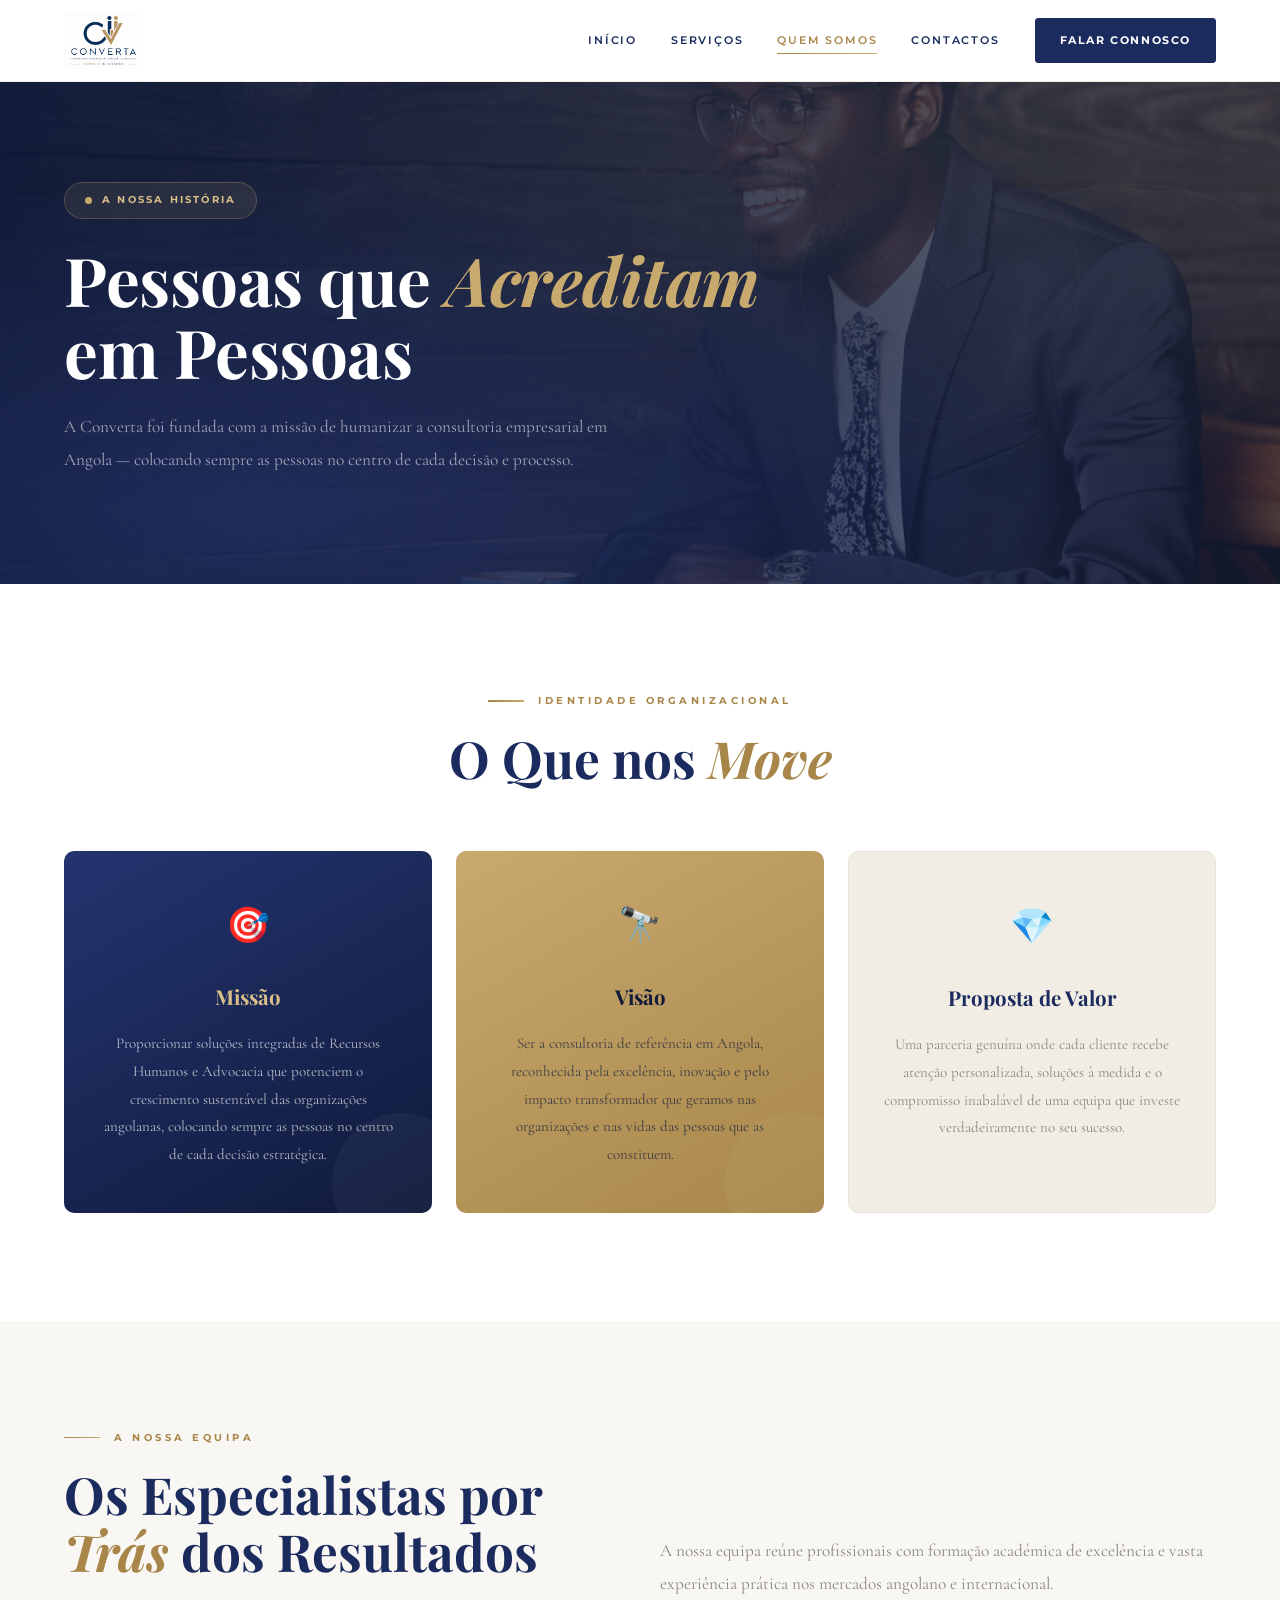
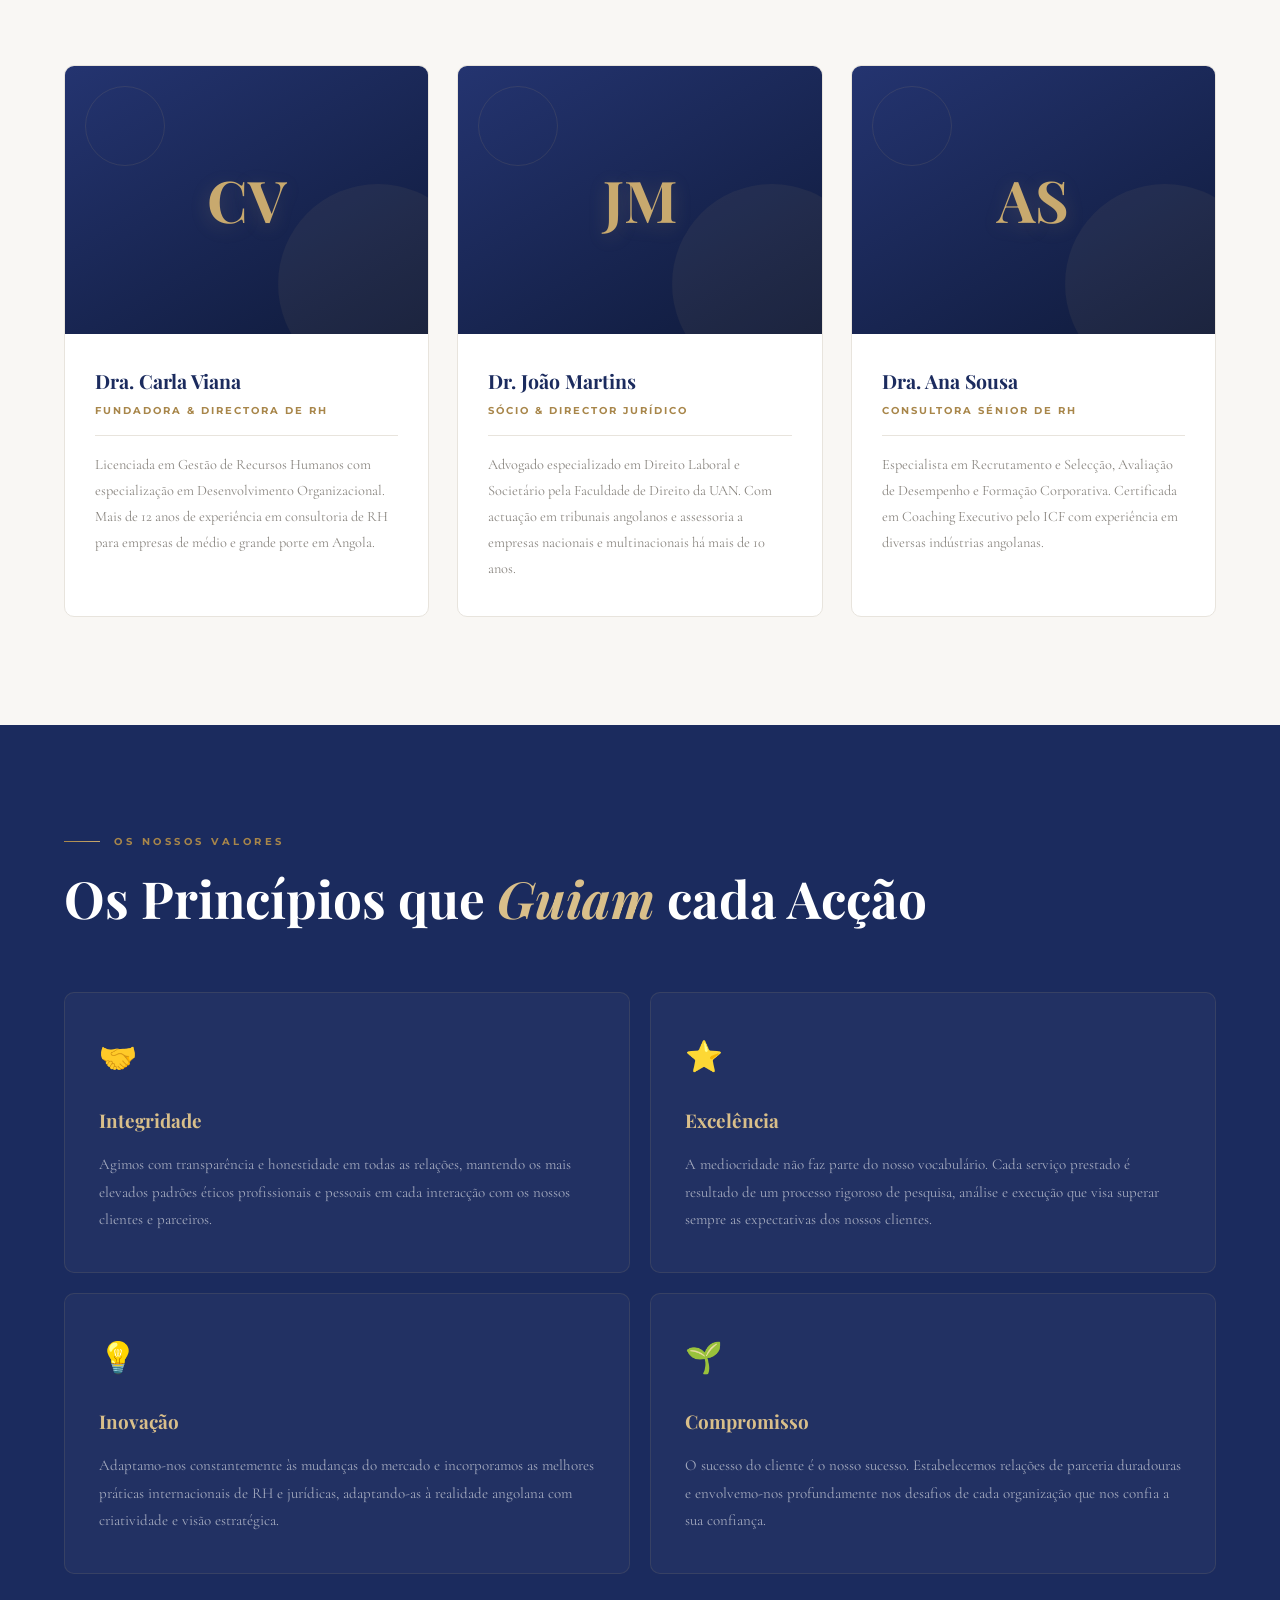
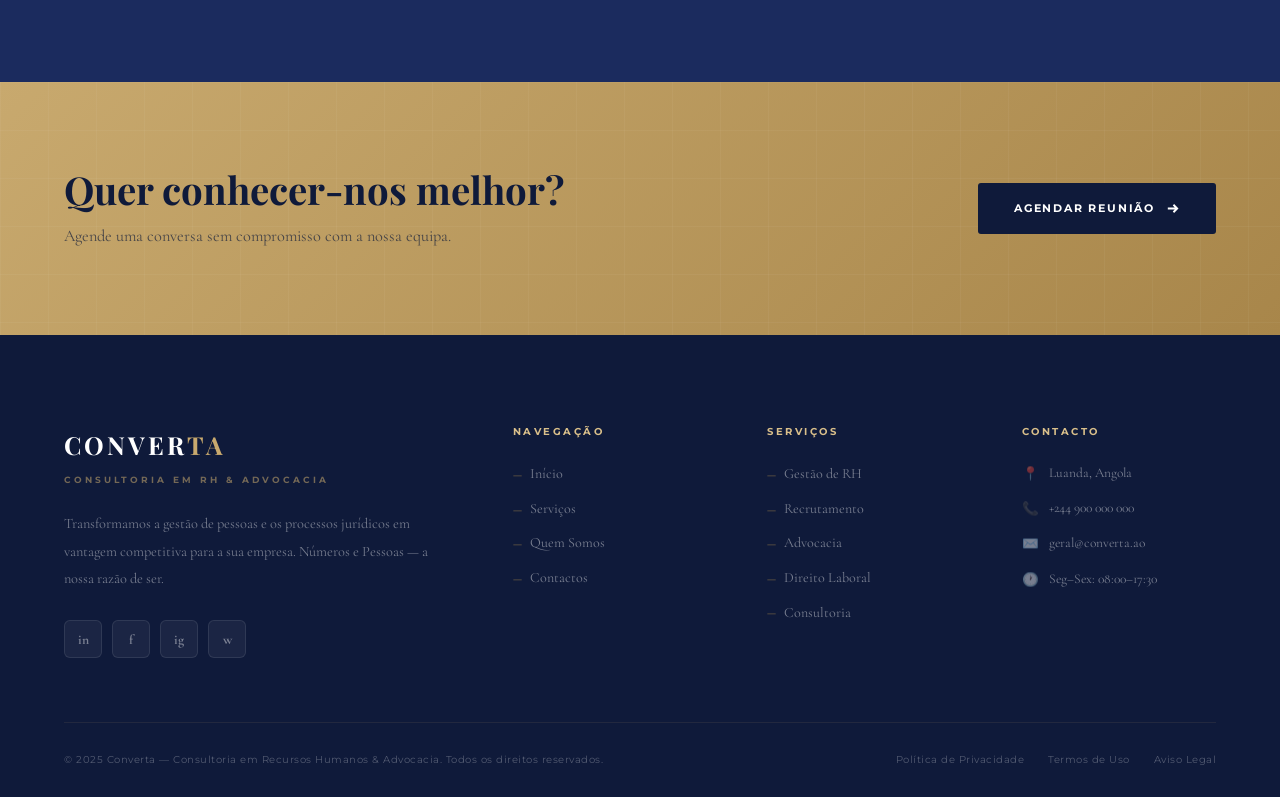
<file: quem-somos.html>
<!DOCTYPE html>
<html lang="pt-PT">
<head>
  <meta charset="UTF-8" />
  <meta name="viewport" content="width=device-width, initial-scale=1.0"/>
  <title>Quem Somos — Converta Consultoria em RH & Advocacia</title>
  <meta name="description" content="Conheça a equipa Converta — consultores especializados em Recursos Humanos e Advocacia comprometidos com o seu sucesso em Angola." />
  <link rel="preconnect" href="https://fonts.googleapis.com">
  <link href="https://fonts.googleapis.com/css2?family=Playfair+Display:ital,wght@0,400;0,600;0,700;0,900;1,400;1,600&family=Cormorant+Garamond:wght@300;400;500;600&family=Montserrat:wght@300;400;500;600;700&display=swap" rel="stylesheet">
  <link rel="stylesheet" href="styles.css">
</head>
<body>

<div id="loader">
  <div class="loader-logo">CONVER<span>TA</span></div>
  <div class="loader-bar"></div>
</div>

<header id="header">
  <a href="index.html" class="nav-logo">
    <img src="images/logo-converta.png" alt="Converta" class="nav-logo-img" loading="eager" fetchpriority="high">
  </a>
  <nav id="desktop-nav">
    <a class="nav-link" href="index.html">Início</a>
    <a class="nav-link" href="servicos.html">Serviços</a>
    <a class="nav-link active" href="quem-somos.html">Quem Somos</a>
    <a class="nav-link" href="contactos.html">Contactos</a>
    <a class="nav-cta" href="contactos.html">Falar Connosco</a>
  </nav>
  <div class="hamburger" id="hamburger" onclick="toggleMenu()">
    <span></span><span></span><span></span>
  </div>
</header>

<div class="mobile-menu" id="mobile-menu">
  <a class="nav-link" href="index.html">Início</a>
  <a class="nav-link" href="servicos.html">Serviços</a>
  <a class="nav-link active" href="quem-somos.html">Quem Somos</a>
  <a class="nav-link" href="contactos.html">Contactos</a>
  <a class="nav-cta" href="contactos.html">Falar Connosco</a>
</div>

<div class="page-hero page-hero--image" style="background-image: linear-gradient(105deg, rgba(15,26,58,0.94) 0%, rgba(15,26,58,0.80) 55%, rgba(15,26,58,0.60) 100%), url('images/assets/2.jpg')">
  <div class="hero-bg-pattern"></div>
  <div class="page-hero-inner">
    <div class="hero-badge reveal"><span class="hero-badge-dot"></span>A Nossa História</div>
    <h1 class="page-hero-title reveal delay-1">Pessoas que <em>Acreditam</em> em Pessoas</h1>
    <p class="page-hero-sub reveal delay-2">A Converta foi fundada com a missão de humanizar a consultoria empresarial em Angola — colocando sempre as pessoas no centro de cada decisão e processo.</p>
  </div>
</div>

<section class="section about-mission">
  <div class="container">
    <div style="text-align:center;max-width:600px;margin:0 auto 60px">
      <div class="section-label reveal" style="justify-content:center">Identidade Organizacional</div>
      <h2 class="section-title reveal delay-1" style="text-align:center">O Que nos <em>Move</em></h2>
    </div>
    <div class="mission-grid">
      <div class="mission-card reveal">
        <div class="mission-card-icon">🎯</div>
        <div class="mission-card-title">Missão</div>
        <p class="mission-card-text">Proporcionar soluções integradas de Recursos Humanos e Advocacia que potenciem o crescimento sustentável das organizações angolanas, colocando sempre as pessoas no centro de cada decisão estratégica.</p>
      </div>
      <div class="mission-card reveal delay-2">
        <div class="mission-card-icon">🔭</div>
        <div class="mission-card-title">Visão</div>
        <p class="mission-card-text">Ser a consultoria de referência em Angola, reconhecida pela excelência, inovação e pelo impacto transformador que geramos nas organizações e nas vidas das pessoas que as constituem.</p>
      </div>
      <div class="mission-card reveal delay-3">
        <div class="mission-card-icon">💎</div>
        <div class="mission-card-title">Proposta de Valor</div>
        <p class="mission-card-text">Uma parceria genuína onde cada cliente recebe atenção personalizada, soluções à medida e o compromisso inabalável de uma equipa que investe verdadeiramente no seu sucesso.</p>
      </div>
    </div>
  </div>
</section>

<section class="section team-section">
  <div class="container">
    <div class="section-label reveal">A Nossa Equipa</div>
    <div style="display:grid;grid-template-columns:1fr 1fr;gap:40px;align-items:end;margin-bottom:60px">
      <h2 class="section-title reveal delay-1">Os Especialistas por <em>Trás</em> dos Resultados</h2>
      <p class="section-sub reveal delay-2">A nossa equipa reúne profissionais com formação académica de excelência e vasta experiência prática nos mercados angolano e internacional.</p>
    </div>
    <div class="team-grid">
      <div class="team-card reveal">
        <div class="team-card-photo"><div class="team-initials">CV</div></div>
        <div class="team-card-info">
          <div class="team-card-name">Dra. Carla Viana</div>
          <div class="team-card-role">Fundadora & Directora de RH</div>
          <p class="team-card-bio">Licenciada em Gestão de Recursos Humanos com especialização em Desenvolvimento Organizacional. Mais de 12 anos de experiência em consultoria de RH para empresas de médio e grande porte em Angola.</p>
        </div>
      </div>
      <div class="team-card reveal delay-2">
        <div class="team-card-photo"><div class="team-initials">JM</div></div>
        <div class="team-card-info">
          <div class="team-card-name">Dr. João Martins</div>
          <div class="team-card-role">Sócio & Director Jurídico</div>
          <p class="team-card-bio">Advogado especializado em Direito Laboral e Societário pela Faculdade de Direito da UAN. Com actuação em tribunais angolanos e assessoria a empresas nacionais e multinacionais há mais de 10 anos.</p>
        </div>
      </div>
      <div class="team-card reveal delay-3">
        <div class="team-card-photo"><div class="team-initials">AS</div></div>
        <div class="team-card-info">
          <div class="team-card-name">Dra. Ana Sousa</div>
          <div class="team-card-role">Consultora Sénior de RH</div>
          <p class="team-card-bio">Especialista em Recrutamento e Selecção, Avaliação de Desempenho e Formação Corporativa. Certificada em Coaching Executivo pelo ICF com experiência em diversas indústrias angolanas.</p>
        </div>
      </div>
    </div>
  </div>
</section>

<section class="section about-values-full">
  <div class="container">
    <div class="section-label reveal">Os Nossos Valores</div>
    <h2 class="section-title light reveal delay-1">Os Princípios que <em>Guiam</em> cada Acção</h2>
    <div class="values-full-grid">
      <div class="value-full-card reveal">
        <div class="value-full-icon">🤝</div>
        <div class="value-full-title">Integridade</div>
        <p class="value-full-text">Agimos com transparência e honestidade em todas as relações, mantendo os mais elevados padrões éticos profissionais e pessoais em cada interacção com os nossos clientes e parceiros.</p>
      </div>
      <div class="value-full-card reveal delay-2">
        <div class="value-full-icon">⭐</div>
        <div class="value-full-title">Excelência</div>
        <p class="value-full-text">A mediocridade não faz parte do nosso vocabulário. Cada serviço prestado é resultado de um processo rigoroso de pesquisa, análise e execução que visa superar sempre as expectativas dos nossos clientes.</p>
      </div>
      <div class="value-full-card reveal delay-1">
        <div class="value-full-icon">💡</div>
        <div class="value-full-title">Inovação</div>
        <p class="value-full-text">Adaptamo-nos constantemente às mudanças do mercado e incorporamos as melhores práticas internacionais de RH e jurídicas, adaptando-as à realidade angolana com criatividade e visão estratégica.</p>
      </div>
      <div class="value-full-card reveal delay-3">
        <div class="value-full-icon">🌱</div>
        <div class="value-full-title">Compromisso</div>
        <p class="value-full-text">O sucesso do cliente é o nosso sucesso. Estabelecemos relações de parceria duradouras e envolvemo-nos profundamente nos desafios de cada organização que nos confia a sua confiança.</p>
      </div>
    </div>
  </div>
</section>

<div class="cta-strip">
  <div class="cta-strip-inner">
    <div class="cta-strip-text reveal">
      <div class="cta-title">Quer conhecer-nos melhor?</div>
      <div class="cta-sub">Agende uma conversa sem compromisso com a nossa equipa.</div>
    </div>
    <a href="contactos.html" class="btn btn-dark reveal delay-2">Agendar Reunião <svg viewBox="0 0 16 16" fill="none" stroke="currentColor" stroke-width="2"><path d="M3 8h10M9 4l4 4-4 4"/></svg></a>
  </div>
</div>

<footer>
  <div class="footer-inner">
    <div class="footer-top">
      <div class="footer-brand">
        <div class="brand-name">CONVER<span>TA</span></div>
        <div class="brand-tagline">Consultoria em RH & Advocacia</div>
        <p class="footer-brand-text">Transformamos a gestão de pessoas e os processos jurídicos em vantagem competitiva para a sua empresa. Números e Pessoas — a nossa razão de ser.</p>
        <div class="footer-socials">
          <div class="social-btn" title="LinkedIn">in</div>
          <div class="social-btn" title="Facebook">f</div>
          <div class="social-btn" title="Instagram">ig</div>
          <div class="social-btn" title="WhatsApp">w</div>
        </div>
      </div>
      <div>
        <div class="footer-col-title">Navegação</div>
        <div class="footer-links">
          <a class="footer-link" href="index.html">Início</a>
          <a class="footer-link" href="servicos.html">Serviços</a>
          <a class="footer-link" href="quem-somos.html">Quem Somos</a>
          <a class="footer-link" href="contactos.html">Contactos</a>
        </div>
      </div>
      <div>
        <div class="footer-col-title">Serviços</div>
        <div class="footer-links">
          <a class="footer-link" href="servicos.html">Gestão de RH</a>
          <a class="footer-link" href="servicos.html">Recrutamento</a>
          <a class="footer-link" href="servicos.html">Advocacia</a>
          <a class="footer-link" href="servicos.html">Direito Laboral</a>
          <a class="footer-link" href="servicos.html">Consultoria</a>
        </div>
      </div>
      <div>
        <div class="footer-col-title">Contacto</div>
        <div class="footer-contact-item"><span>📍</span><span>Luanda, Angola</span></div>
        <div class="footer-contact-item"><span>📞</span><span>+244 900 000 000</span></div>
        <div class="footer-contact-item"><span>✉️</span><span>geral@converta.ao</span></div>
        <div class="footer-contact-item"><span>🕐</span><span>Seg–Sex: 08:00–17:30</span></div>
      </div>
    </div>
    <div class="footer-bottom">
      <div class="footer-copy">© 2025 Converta — Consultoria em Recursos Humanos & Advocacia. Todos os direitos reservados.</div>
      <div class="footer-legal">
        <a href="#">Política de Privacidade</a>
        <a href="#">Termos de Uso</a>
        <a href="#">Aviso Legal</a>
      </div>
    </div>
  </div>
</footer>

<script src="scripts.js"></script>
</body>
</html>
</file>
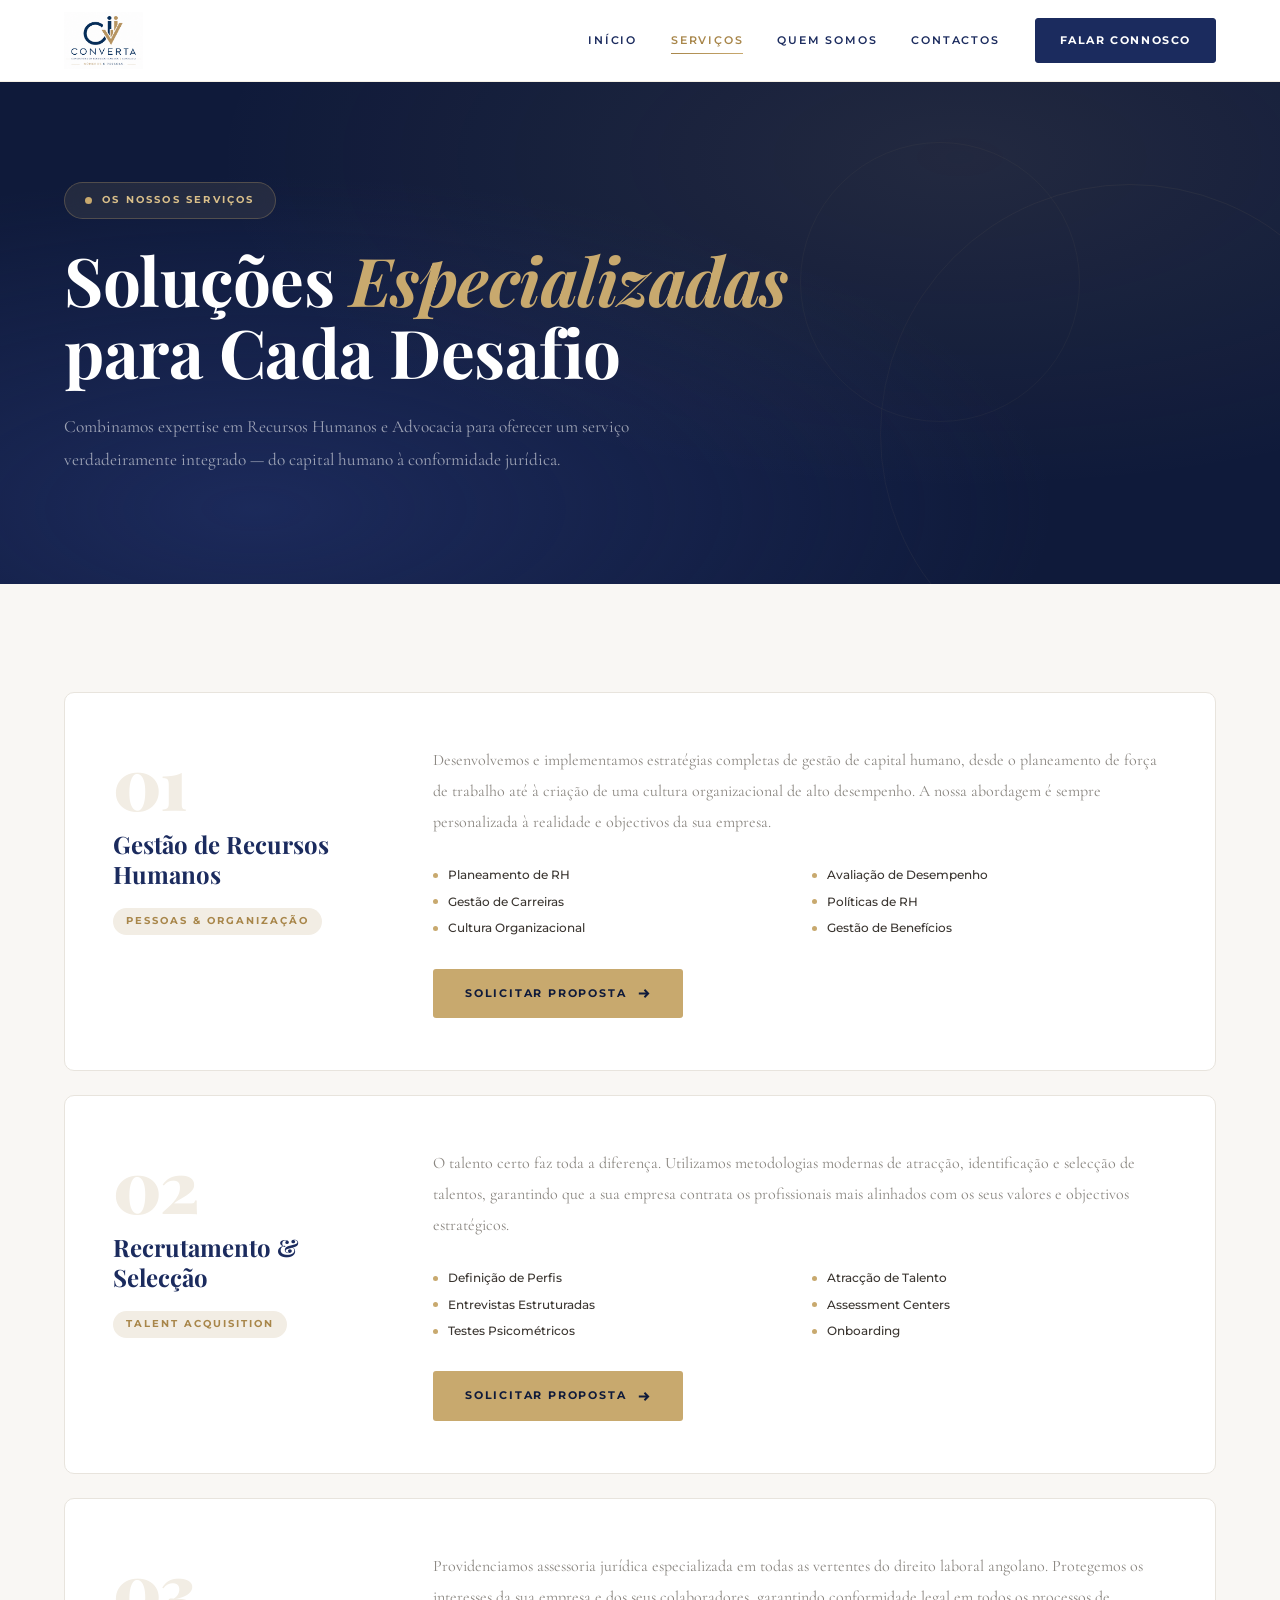
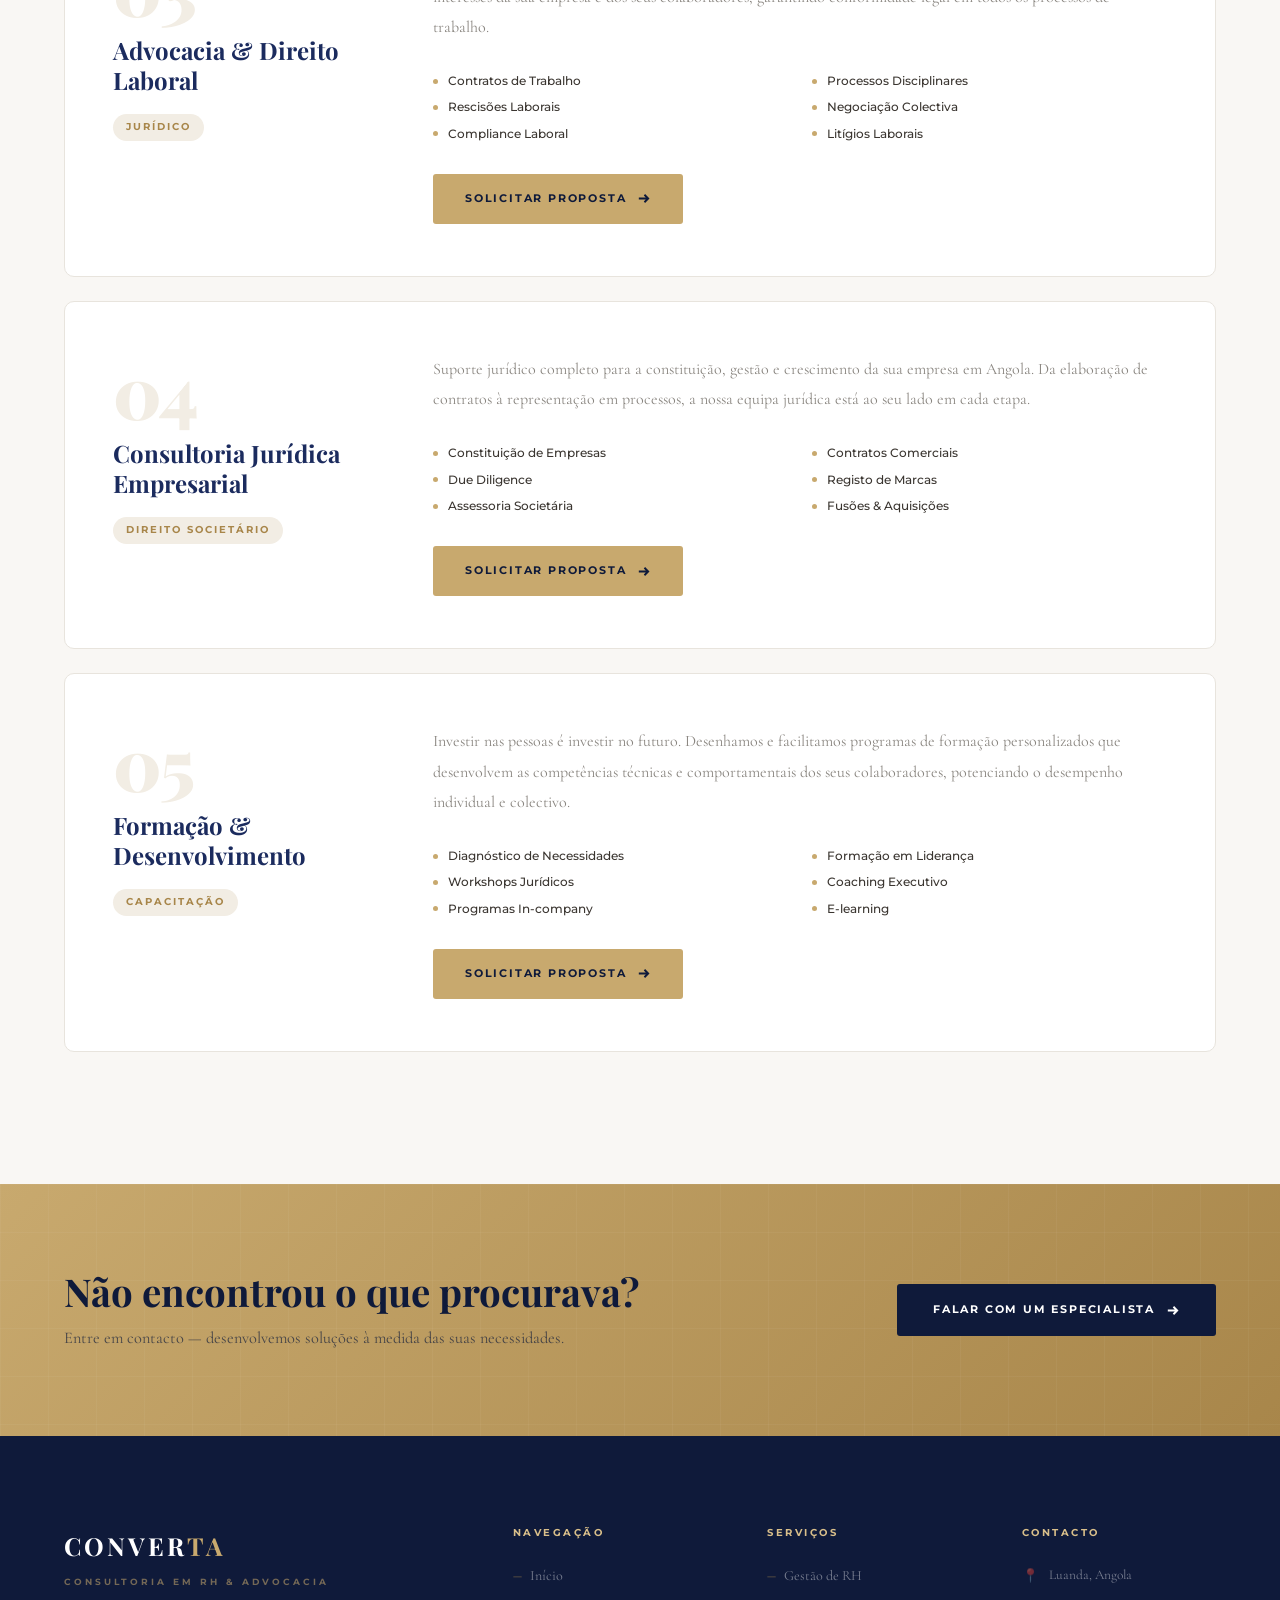
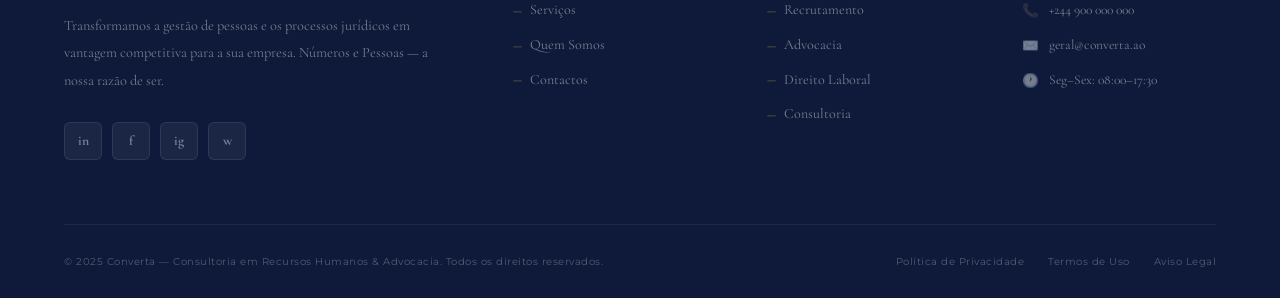
<file: servicos.html>
<!DOCTYPE html>
<html lang="pt-PT">
<head>
  <meta charset="UTF-8" />
  <meta name="viewport" content="width=device-width, initial-scale=1.0"/>
  <title>Serviços — Converta Consultoria em RH & Advocacia</title>
  <meta name="description" content="Serviços especializados de Gestão de Recursos Humanos, Recrutamento, Advocacia, Consultoria Jurídica e Formação. Converta — Luanda, Angola." />
  <link rel="preconnect" href="https://fonts.googleapis.com">
  <link href="https://fonts.googleapis.com/css2?family=Playfair+Display:ital,wght@0,400;0,600;0,700;0,900;1,400;1,600&family=Cormorant+Garamond:wght@300;400;500;600&family=Montserrat:wght@300;400;500;600;700&display=swap" rel="stylesheet">
  <link rel="stylesheet" href="styles.css">
</head>
<body>

<div id="loader">
  <div class="loader-logo">CONVER<span>TA</span></div>
  <div class="loader-bar"></div>
</div>

<header id="header">
  <a href="index.html" class="nav-logo">
    <img src="images/logo-converta.png" alt="Converta" class="nav-logo-img" loading="eager" fetchpriority="high">
  </a>
  <nav id="desktop-nav">
    <a class="nav-link" href="index.html">Início</a>
    <a class="nav-link active" href="servicos.html">Serviços</a>
    <a class="nav-link" href="quem-somos.html">Quem Somos</a>
    <a class="nav-link" href="contactos.html">Contactos</a>
    <a class="nav-cta" href="contactos.html">Falar Connosco</a>
  </nav>
  <div class="hamburger" id="hamburger" onclick="toggleMenu()">
    <span></span><span></span><span></span>
  </div>
</header>

<div class="mobile-menu" id="mobile-menu">
  <a class="nav-link" href="index.html">Início</a>
  <a class="nav-link active" href="servicos.html">Serviços</a>
  <a class="nav-link" href="quem-somos.html">Quem Somos</a>
  <a class="nav-link" href="contactos.html">Contactos</a>
  <a class="nav-cta" href="contactos.html">Falar Connosco</a>
</div>

<div class="page-hero">
  <div class="hero-bg-pattern"></div>
  <div class="page-hero-inner">
    <div class="hero-badge reveal"><span class="hero-badge-dot"></span>Os Nossos Serviços</div>
    <h1 class="page-hero-title reveal delay-1">Soluções <em>Especializadas</em> para Cada Desafio</h1>
    <p class="page-hero-sub reveal delay-2">Combinamos expertise em Recursos Humanos e Advocacia para oferecer um serviço verdadeiramente integrado — do capital humano à conformidade jurídica.</p>
  </div>
</div>

<section class="section services-full">
  <div class="container">

    <div class="service-block reveal">
      <div class="service-block-left">
        <div class="service-block-number">01</div>
        <div class="service-block-title">Gestão de Recursos Humanos</div>
        <div class="service-block-category">Pessoas & Organização</div>
      </div>
      <div>
        <p class="service-block-desc">Desenvolvemos e implementamos estratégias completas de gestão de capital humano, desde o planeamento de força de trabalho até à criação de uma cultura organizacional de alto desempenho. A nossa abordagem é sempre personalizada à realidade e objectivos da sua empresa.</p>
        <div class="service-features">
          <div class="service-feature">Planeamento de RH</div>
          <div class="service-feature">Avaliação de Desempenho</div>
          <div class="service-feature">Gestão de Carreiras</div>
          <div class="service-feature">Políticas de RH</div>
          <div class="service-feature">Cultura Organizacional</div>
          <div class="service-feature">Gestão de Benefícios</div>
        </div>
        <a href="contactos.html" class="btn btn-primary">Solicitar Proposta <svg viewBox="0 0 16 16" fill="none" stroke="currentColor" stroke-width="2"><path d="M3 8h10M9 4l4 4-4 4"/></svg></a>
      </div>
    </div>

    <div class="service-block reveal delay-1">
      <div class="service-block-left">
        <div class="service-block-number">02</div>
        <div class="service-block-title">Recrutamento & Selecção</div>
        <div class="service-block-category">Talent Acquisition</div>
      </div>
      <div>
        <p class="service-block-desc">O talento certo faz toda a diferença. Utilizamos metodologias modernas de atracção, identificação e selecção de talentos, garantindo que a sua empresa contrata os profissionais mais alinhados com os seus valores e objectivos estratégicos.</p>
        <div class="service-features">
          <div class="service-feature">Definição de Perfis</div>
          <div class="service-feature">Atracção de Talento</div>
          <div class="service-feature">Entrevistas Estruturadas</div>
          <div class="service-feature">Assessment Centers</div>
          <div class="service-feature">Testes Psicométricos</div>
          <div class="service-feature">Onboarding</div>
        </div>
        <a href="contactos.html" class="btn btn-primary">Solicitar Proposta <svg viewBox="0 0 16 16" fill="none" stroke="currentColor" stroke-width="2"><path d="M3 8h10M9 4l4 4-4 4"/></svg></a>
      </div>
    </div>

    <div class="service-block reveal delay-1">
      <div class="service-block-left">
        <div class="service-block-number">03</div>
        <div class="service-block-title">Advocacia & Direito Laboral</div>
        <div class="service-block-category">Jurídico</div>
      </div>
      <div>
        <p class="service-block-desc">Providenciamos assessoria jurídica especializada em todas as vertentes do direito laboral angolano. Protegemos os interesses da sua empresa e dos seus colaboradores, garantindo conformidade legal em todos os processos de trabalho.</p>
        <div class="service-features">
          <div class="service-feature">Contratos de Trabalho</div>
          <div class="service-feature">Processos Disciplinares</div>
          <div class="service-feature">Rescisões Laborais</div>
          <div class="service-feature">Negociação Colectiva</div>
          <div class="service-feature">Compliance Laboral</div>
          <div class="service-feature">Litígios Laborais</div>
        </div>
        <a href="contactos.html" class="btn btn-primary">Solicitar Proposta <svg viewBox="0 0 16 16" fill="none" stroke="currentColor" stroke-width="2"><path d="M3 8h10M9 4l4 4-4 4"/></svg></a>
      </div>
    </div>

    <div class="service-block reveal delay-1">
      <div class="service-block-left">
        <div class="service-block-number">04</div>
        <div class="service-block-title">Consultoria Jurídica Empresarial</div>
        <div class="service-block-category">Direito Societário</div>
      </div>
      <div>
        <p class="service-block-desc">Suporte jurídico completo para a constituição, gestão e crescimento da sua empresa em Angola. Da elaboração de contratos à representação em processos, a nossa equipa jurídica está ao seu lado em cada etapa.</p>
        <div class="service-features">
          <div class="service-feature">Constituição de Empresas</div>
          <div class="service-feature">Contratos Comerciais</div>
          <div class="service-feature">Due Diligence</div>
          <div class="service-feature">Registo de Marcas</div>
          <div class="service-feature">Assessoria Societária</div>
          <div class="service-feature">Fusões & Aquisições</div>
        </div>
        <a href="contactos.html" class="btn btn-primary">Solicitar Proposta <svg viewBox="0 0 16 16" fill="none" stroke="currentColor" stroke-width="2"><path d="M3 8h10M9 4l4 4-4 4"/></svg></a>
      </div>
    </div>

    <div class="service-block reveal delay-1">
      <div class="service-block-left">
        <div class="service-block-number">05</div>
        <div class="service-block-title">Formação & Desenvolvimento</div>
        <div class="service-block-category">Capacitação</div>
      </div>
      <div>
        <p class="service-block-desc">Investir nas pessoas é investir no futuro. Desenhamos e facilitamos programas de formação personalizados que desenvolvem as competências técnicas e comportamentais dos seus colaboradores, potenciando o desempenho individual e colectivo.</p>
        <div class="service-features">
          <div class="service-feature">Diagnóstico de Necessidades</div>
          <div class="service-feature">Formação em Liderança</div>
          <div class="service-feature">Workshops Jurídicos</div>
          <div class="service-feature">Coaching Executivo</div>
          <div class="service-feature">Programas In-company</div>
          <div class="service-feature">E-learning</div>
        </div>
        <a href="contactos.html" class="btn btn-primary">Solicitar Proposta <svg viewBox="0 0 16 16" fill="none" stroke="currentColor" stroke-width="2"><path d="M3 8h10M9 4l4 4-4 4"/></svg></a>
      </div>
    </div>

  </div>
</section>

<div class="cta-strip">
  <div class="cta-strip-inner">
    <div class="cta-strip-text reveal">
      <div class="cta-title">Não encontrou o que procurava?</div>
      <div class="cta-sub">Entre em contacto — desenvolvemos soluções à medida das suas necessidades.</div>
    </div>
    <a href="contactos.html" class="btn btn-dark reveal delay-2">Falar com um Especialista <svg viewBox="0 0 16 16" fill="none" stroke="currentColor" stroke-width="2"><path d="M3 8h10M9 4l4 4-4 4"/></svg></a>
  </div>
</div>

<footer>
  <div class="footer-inner">
    <div class="footer-top">
      <div class="footer-brand">
        <div class="brand-name">CONVER<span>TA</span></div>
        <div class="brand-tagline">Consultoria em RH & Advocacia</div>
        <p class="footer-brand-text">Transformamos a gestão de pessoas e os processos jurídicos em vantagem competitiva para a sua empresa. Números e Pessoas — a nossa razão de ser.</p>
        <div class="footer-socials">
          <div class="social-btn" title="LinkedIn">in</div>
          <div class="social-btn" title="Facebook">f</div>
          <div class="social-btn" title="Instagram">ig</div>
          <div class="social-btn" title="WhatsApp">w</div>
        </div>
      </div>
      <div>
        <div class="footer-col-title">Navegação</div>
        <div class="footer-links">
          <a class="footer-link" href="index.html">Início</a>
          <a class="footer-link" href="servicos.html">Serviços</a>
          <a class="footer-link" href="quem-somos.html">Quem Somos</a>
          <a class="footer-link" href="contactos.html">Contactos</a>
        </div>
      </div>
      <div>
        <div class="footer-col-title">Serviços</div>
        <div class="footer-links">
          <a class="footer-link" href="servicos.html">Gestão de RH</a>
          <a class="footer-link" href="servicos.html">Recrutamento</a>
          <a class="footer-link" href="servicos.html">Advocacia</a>
          <a class="footer-link" href="servicos.html">Direito Laboral</a>
          <a class="footer-link" href="servicos.html">Consultoria</a>
        </div>
      </div>
      <div>
        <div class="footer-col-title">Contacto</div>
        <div class="footer-contact-item"><span>📍</span><span>Luanda, Angola</span></div>
        <div class="footer-contact-item"><span>📞</span><span>+244 900 000 000</span></div>
        <div class="footer-contact-item"><span>✉️</span><span>geral@converta.ao</span></div>
        <div class="footer-contact-item"><span>🕐</span><span>Seg–Sex: 08:00–17:30</span></div>
      </div>
    </div>
    <div class="footer-bottom">
      <div class="footer-copy">© 2025 Converta — Consultoria em Recursos Humanos & Advocacia. Todos os direitos reservados.</div>
      <div class="footer-legal">
        <a href="#">Política de Privacidade</a>
        <a href="#">Termos de Uso</a>
        <a href="#">Aviso Legal</a>
      </div>
    </div>
  </div>
</footer>

<script src="scripts.js"></script>
</body>
</html>
</file>
<file: styles.css>
/* ================================================
   DESIGN SYSTEM — CONVERTA
================================================ */
:root {
  /* Brand Colors */
  --navy: #1B2B5E;
  --navy-light: #243470;
  --navy-dark: #0F1A3A;
  --gold: #C8A96E;
  --gold-light: #D9BF8A;
  --gold-dark: #A8864A;
  --white: #FFFFFF;
  --off-white: #F9F7F4;
  --cream: #F2EDE4;
  --light-gray: #E8E4DD;
  --mid-gray: #8A8680;
  --dark-gray: #3A3530;
  --text-dark: #1A1814;

  /* Typography */
  --font-display: 'Playfair Display', serif;
  --font-body: 'Cormorant Garamond', serif;
  --font-ui: 'Montserrat', sans-serif;

  /* Easing */
  --ease-spring: cubic-bezier(0.16, 1, 0.3, 1);
  --ease-smooth: cubic-bezier(0.25, 0.46, 0.45, 0.94);
  --ease-out: cubic-bezier(0, 0, 0.2, 1);
  --transition-fast: 0.18s var(--ease-smooth);
  --transition: 0.35s var(--ease-smooth);
  --transition-slow: 0.65s var(--ease-spring);

  /* Shadows */
  --shadow-xs: 0 1px 4px rgba(27,43,94,0.06), 0 1px 2px rgba(27,43,94,0.04);
  --shadow-sm: 0 2px 10px rgba(27,43,94,0.08), 0 1px 3px rgba(27,43,94,0.05);
  --shadow-md: 0 6px 24px rgba(27,43,94,0.11), 0 2px 8px rgba(27,43,94,0.06);
  --shadow-lg: 0 16px 48px rgba(27,43,94,0.16), 0 6px 16px rgba(27,43,94,0.08);
  --shadow-xl: 0 28px 64px rgba(27,43,94,0.20), 0 12px 28px rgba(27,43,94,0.10);
  --shadow-gold: 0 8px 28px rgba(200,169,110,0.30);

  /* Radii */
  --r-xs: 3px;
  --r-sm: 6px;
  --r-md: 10px;
  --r-lg: 16px;
  --r-full: 100px;
}

/* ================================================
   RESET & BASE
================================================ */
*, *::before, *::after { box-sizing: border-box; margin: 0; padding: 0; }
html { scroll-behavior: smooth; -webkit-font-smoothing: antialiased; }
body {
  font-family: var(--font-body);
  font-size: 18px;
  color: var(--text-dark);
  background: var(--white);
  overflow-x: hidden;
  line-height: 1.75;
}
img { max-width: 100%; display: block; }
a { text-decoration: none; color: inherit; }
ul { list-style: none; }

/* ================================================
   LOADER
================================================ */
#loader {
  position: fixed; inset: 0;
  background: var(--navy-dark);
  z-index: 9999;
  display: flex; align-items: center; justify-content: center;
  flex-direction: column; gap: 28px;
  transition: opacity 0.5s var(--ease-smooth), visibility 0.5s var(--ease-smooth);
}
#loader.hidden { opacity: 0; visibility: hidden; pointer-events: none; }

.loader-logo {
  font-family: var(--font-display);
  font-size: 2.8rem; font-weight: 700;
  color: var(--white); letter-spacing: 8px;
  animation: loaderPulse 1.2s var(--ease-spring) forwards;
}
.loader-logo span { color: var(--gold); }

@keyframes loaderPulse {
  from { opacity: 0; transform: translateY(10px); }
  to { opacity: 1; transform: translateY(0); }
}

.loader-bar {
  width: 200px; height: 2px;
  background: rgba(200,169,110,0.15);
  border-radius: 2px; overflow: hidden;
  position: relative;
}
.loader-bar::after {
  content: '';
  display: block; height: 100%; width: 0;
  background: linear-gradient(90deg, var(--gold-dark), var(--gold-light));
  animation: loadBar 1.1s var(--ease-out) forwards 0.2s;
  border-radius: 2px;
}
@keyframes loadBar { to { width: 100%; } }

/* ================================================
   HEADER & NAVIGATION
================================================ */
header {
  position: relative;
  padding: 0 5%; height: 82px;
  display: flex; align-items: center; justify-content: space-between;
  background: #FFFFFF;
  border-bottom: 1px solid rgba(200,169,110,0.18);
  z-index: 100;
}

/* Logo */
.nav-logo {
  display: flex; align-items: center; flex-shrink: 0;
  transition: opacity var(--transition-fast);
}
.nav-logo:hover { opacity: 0.85; }
.nav-logo-img {
  height: 58px; width: auto;
  display: block;
  object-fit: contain;
  object-position: left center;
}

/* Desktop Nav */
nav { display: flex; align-items: center; gap: 4px; }

.nav-link {
  font-family: var(--font-ui);
  font-size: 0.7rem; font-weight: 600;
  letter-spacing: 1.8px; text-transform: uppercase;
  color: var(--navy);
  padding: 9px 15px; border-radius: var(--r-xs);
  position: relative;
  transition: color var(--transition-fast);
}
.nav-link::after {
  content: '';
  position: absolute; bottom: 5px; left: 15px; right: 15px;
  height: 1.5px;
  background: linear-gradient(90deg, var(--gold-dark), var(--gold));
  transform: scaleX(0);
  transform-origin: left;
  transition: transform 0.3s var(--ease-spring);
}
.nav-link:hover::after, .nav-link.active::after { transform: scaleX(1); }
.nav-link:hover { color: var(--gold-dark); }
.nav-link.active { color: var(--gold-dark); }

.nav-cta {
  font-family: var(--font-ui);
  font-size: 0.68rem; font-weight: 700;
  letter-spacing: 1.6px; text-transform: uppercase;
  color: var(--white);
  background: var(--navy);
  padding: 12px 24px;
  border-radius: var(--r-xs);
  margin-left: 16px; display: inline-block;
  border: 1.5px solid var(--navy);
  position: relative; overflow: hidden;
  transition: background var(--transition), border-color var(--transition), transform var(--transition-fast), box-shadow var(--transition);
}
.nav-cta::before {
  content: '';
  position: absolute; inset: 0;
  background: linear-gradient(135deg, rgba(200,169,110,0.15), transparent);
  opacity: 0; transition: opacity var(--transition);
}
.nav-cta:hover {
  background: var(--gold-dark); border-color: var(--gold-dark);
  transform: translateY(-1px); box-shadow: var(--shadow-gold);
}
.nav-cta:hover::before { opacity: 1; }

/* Hamburger */
.hamburger {
  display: none; flex-direction: column; gap: 5px;
  cursor: pointer; padding: 10px; border-radius: var(--r-xs);
  transition: background var(--transition-fast);
}
.hamburger:hover { background: var(--cream); }
.hamburger span {
  display: block; width: 22px; height: 2px;
  background: var(--navy); border-radius: 2px;
  transition: transform 0.35s var(--ease-spring), opacity 0.2s ease;
  transform-origin: center;
}
.hamburger.open span:nth-child(1) { transform: translateY(7px) rotate(45deg); }
.hamburger.open span:nth-child(2) { opacity: 0; transform: scaleX(0); }
.hamburger.open span:nth-child(3) { transform: translateY(-7px) rotate(-45deg); }

/* Mobile Menu */
.mobile-menu {
  display: flex; /* always flex, controlled by visibility */
  position: absolute; top: 82px; left: 0; right: 0;
  background: var(--white);
  border-top: 2px solid var(--gold);
  padding: 28px 5%; z-index: 999;
  flex-direction: column; gap: 2px;
  box-shadow: 0 12px 40px rgba(27,43,94,0.14);
  /* Hidden state */
  opacity: 0; visibility: hidden;
  transform: translateY(-6px);
  pointer-events: none;
  transition: opacity 0.28s var(--ease-smooth), transform 0.28s var(--ease-smooth), visibility 0.28s;
}
.mobile-menu.open {
  opacity: 1; visibility: visible;
  transform: translateY(0);
  pointer-events: auto;
}
.mobile-menu .nav-link {
  font-size: 0.75rem; padding: 14px 8px;
  border-bottom: 1px solid var(--light-gray);
  border-radius: 0;
  letter-spacing: 2px;
}
.mobile-menu .nav-link:last-of-type { border-bottom: none; }
.mobile-menu .nav-link::after { display: none; }
.mobile-menu .nav-link.active { color: var(--gold-dark); padding-left: 14px; }
.mobile-menu .nav-link.active::before { content: ''; display: inline-block; width: 3px; height: 100%; background: var(--gold); position: absolute; left: 0; top: 0; }
.mobile-menu .nav-link { position: relative; }
.mobile-menu .nav-cta {
  margin-top: 18px; margin-left: 0;
  text-align: center; padding: 16px; display: block;
  border-radius: var(--r-sm);
}

/* ================================================
   SECTION UTILITIES
================================================ */
.section { padding: 108px 5%; }
.section-sm { padding: 76px 5%; }
.container { max-width: 1200px; margin: 0 auto; }

.section-label {
  font-family: var(--font-ui);
  font-size: 0.62rem; font-weight: 700;
  letter-spacing: 3.5px; text-transform: uppercase;
  color: var(--gold-dark);
  display: flex; align-items: center; gap: 14px;
  margin-bottom: 20px;
}
.section-label::before {
  content: '';
  width: 36px; height: 1.5px;
  background: linear-gradient(90deg, var(--gold-dark), var(--gold));
  flex-shrink: 0;
}

.section-title {
  font-family: var(--font-display);
  font-size: clamp(2rem, 4vw, 3.2rem);
  font-weight: 700; color: var(--navy);
  line-height: 1.12; margin-bottom: 20px;
}
.section-title em { font-style: italic; color: var(--gold-dark); }
.section-title.light { color: var(--white); }
.section-title.light em { color: var(--gold-light); }

.section-sub {
  font-size: 1.08rem; color: var(--mid-gray);
  max-width: 560px; line-height: 1.9; font-weight: 400;
}
.section-sub.light { color: rgba(255,255,255,0.68); }

.gold-rule {
  width: 56px; height: 2px;
  background: linear-gradient(90deg, var(--gold-dark), var(--gold-light));
  margin: 26px 0; border-radius: 2px;
}

/* ================================================
   BUTTONS
================================================ */
.btn {
  display: inline-flex; align-items: center; gap: 10px;
  font-family: var(--font-ui);
  font-size: 0.7rem; font-weight: 700;
  letter-spacing: 1.8px; text-transform: uppercase;
  padding: 15px 32px; border-radius: var(--r-xs);
  cursor: pointer; transition: var(--transition); border: none;
  position: relative; overflow: hidden;
}
.btn svg { width: 15px; height: 15px; flex-shrink: 0; transition: transform var(--transition-fast); }
.btn:hover svg { transform: translateX(3px); }

.btn-primary {
  background: var(--gold); color: var(--navy-dark);
}
.btn-primary::after {
  content: ''; position: absolute; inset: 0;
  background: linear-gradient(135deg, rgba(255,255,255,0.15), transparent);
  opacity: 0; transition: opacity var(--transition);
}
.btn-primary:hover { background: var(--gold-dark); transform: translateY(-2px); box-shadow: var(--shadow-gold); }
.btn-primary:hover::after { opacity: 1; }
.btn-primary:active { transform: translateY(0); }

.btn-outline {
  background: transparent; color: var(--white);
  border: 1.5px solid rgba(255,255,255,0.45);
}
.btn-outline:hover {
  border-color: var(--gold); color: var(--gold-light);
  transform: translateY(-2px);
  background: rgba(200,169,110,0.06);
}

.btn-navy {
  background: var(--navy); color: var(--white);
}
.btn-navy:hover {
  background: var(--navy-dark); transform: translateY(-2px);
  box-shadow: var(--shadow-md);
}

.btn-dark {
  background: var(--navy-dark); color: var(--white);
  padding: 16px 36px;
}
.btn-dark:hover {
  background: var(--navy); transform: translateY(-2px);
  box-shadow: 0 10px 28px rgba(27,43,94,0.3);
}

/* ================================================
   ANIMATIONS
================================================ */
.reveal {
  opacity: 0;
  transform: translateY(36px);
  transition: opacity 0.75s var(--ease-spring), transform 0.75s var(--ease-spring);
}
.reveal.visible { opacity: 1; transform: translateY(0); }

.reveal-left {
  opacity: 0; transform: translateX(-36px);
  transition: opacity 0.75s var(--ease-spring), transform 0.75s var(--ease-spring);
}
.reveal-left.visible { opacity: 1; transform: translateX(0); }

.reveal-right {
  opacity: 0; transform: translateX(36px);
  transition: opacity 0.75s var(--ease-spring), transform 0.75s var(--ease-spring);
}
.reveal-right.visible { opacity: 1; transform: translateX(0); }

.delay-1 { transition-delay: 0.08s !important; }
.delay-2 { transition-delay: 0.16s !important; }
.delay-3 { transition-delay: 0.24s !important; }
.delay-4 { transition-delay: 0.32s !important; }
.delay-5 { transition-delay: 0.40s !important; }
.delay-6 { transition-delay: 0.48s !important; }

/* ================================================
   HERO — HOME
================================================ */
.hero {
  min-height: calc(100vh - 82px);
  background:
    linear-gradient(105deg, rgba(15,26,58,0.96) 0%, rgba(15,26,58,0.86) 48%, rgba(15,26,58,0.60) 100%),
    url('images/assets/group.jpg') center / cover no-repeat;
  position: relative; display: flex; align-items: center;
  overflow: hidden;
}
.hero-bg-pattern {
  position: absolute; inset: 0;
  background:
    radial-gradient(ellipse at 75% 15%, rgba(200,169,110,0.10) 0%, transparent 55%),
    radial-gradient(ellipse at 20% 85%, rgba(36,52,112,0.6) 0%, transparent 55%),
    radial-gradient(ellipse at 50% 50%, rgba(15,26,58,0.4) 0%, transparent 70%);
}
.hero-grid-overlay {
  position: absolute; inset: 0;
  background-image:
    linear-gradient(rgba(200,169,110,0.035) 1px, transparent 1px),
    linear-gradient(90deg, rgba(200,169,110,0.035) 1px, transparent 1px);
  background-size: 72px 72px;
  mask-image: radial-gradient(ellipse at 60% 50%, black 0%, transparent 70%);
}
.hero-accent {
  position: absolute; right: -100px; top: 50%; transform: translateY(-50%);
  width: 600px; height: 600px; border-radius: 50%;
  border: 1px solid rgba(200,169,110,0.10);
  animation: heroAccentSpin 40s linear infinite;
}
.hero-accent::before {
  content: ''; position: absolute; inset: 50px; border-radius: 50%;
  border: 1px solid rgba(200,169,110,0.07);
}
.hero-accent::after {
  content: ''; position: absolute; inset: 100px; border-radius: 50%;
  border: 1px solid rgba(200,169,110,0.04);
}
@keyframes heroAccentSpin { to { transform: translateY(-50%) rotate(360deg); } }

.hero-inner {
  position: relative; z-index: 2;
  max-width: 1200px; margin: 0 auto; padding: 88px 5%;
  display: grid; grid-template-columns: 1fr 1fr; gap: 80px; align-items: center;
}
.hero-badge {
  display: inline-flex; align-items: center; gap: 10px;
  background: rgba(200,169,110,0.11); border: 1px solid rgba(200,169,110,0.28);
  border-radius: var(--r-full);
  padding: 9px 20px;
  font-family: var(--font-ui); font-size: 0.6rem; font-weight: 700;
  letter-spacing: 2.2px; text-transform: uppercase;
  color: var(--gold-light); margin-bottom: 32px;
  backdrop-filter: blur(8px);
}
.hero-badge-dot {
  width: 7px; height: 7px; border-radius: 50%;
  background: var(--gold); flex-shrink: 0;
  animation: pulse 2.2s ease-in-out infinite;
  box-shadow: 0 0 0 0 rgba(200,169,110,0.4);
}
@keyframes pulse {
  0% { box-shadow: 0 0 0 0 rgba(200,169,110,0.5); }
  70% { box-shadow: 0 0 0 7px rgba(200,169,110,0); }
  100% { box-shadow: 0 0 0 0 rgba(200,169,110,0); }
}

.hero-title {
  font-family: var(--font-display);
  font-size: clamp(2.6rem, 5vw, 4.4rem);
  font-weight: 700; color: var(--white); line-height: 1.08;
  margin-bottom: 28px;
  letter-spacing: -0.5px;
}
.hero-title em { font-style: italic; color: var(--gold); display: block; }

.hero-desc {
  font-size: 1.12rem; color: rgba(255,255,255,0.62);
  line-height: 1.9; margin-bottom: 48px; max-width: 460px;
}

.hero-actions { display: flex; gap: 16px; flex-wrap: wrap; }

.hero-right { position: relative; }
.hero-stats-grid { display: grid; grid-template-columns: 1fr 1fr; gap: 16px; }

.hero-stat-card {
  background: rgba(255,255,255,0.04);
  border: 1px solid rgba(200,169,110,0.13);
  border-radius: var(--r-sm); padding: 26px 22px;
  transition: background var(--transition), border-color var(--transition), transform var(--transition);
  cursor: default;
}
.hero-stat-card:hover {
  background: rgba(200,169,110,0.07);
  border-color: rgba(200,169,110,0.32);
  transform: translateY(-3px);
}
.hero-stat-card.featured {
  grid-column: span 2;
  background: linear-gradient(135deg, rgba(200,169,110,0.12), rgba(200,169,110,0.04));
  border-color: rgba(200,169,110,0.28);
}

.stat-num {
  font-family: var(--font-display);
  font-size: 2.9rem; font-weight: 900;
  color: var(--gold); line-height: 1; margin-bottom: 8px;
}
.stat-label {
  font-family: var(--font-ui); font-size: 0.62rem; font-weight: 600;
  letter-spacing: 1.5px; text-transform: uppercase;
  color: rgba(255,255,255,0.45); line-height: 1.4;
}

.hero-scroll {
  position: absolute; bottom: 44px; left: 50%; transform: translateX(-50%);
  display: flex; flex-direction: column; align-items: center; gap: 10px;
  font-family: var(--font-ui); font-size: 0.58rem;
  letter-spacing: 2.5px; text-transform: uppercase;
  color: rgba(255,255,255,0.28); cursor: pointer;
  transition: color var(--transition);
}
.hero-scroll:hover { color: rgba(200,169,110,0.6); }
.scroll-line {
  width: 1px; height: 52px;
  background: linear-gradient(180deg, rgba(200,169,110,0.55), transparent);
  animation: scrollAnim 2s ease-in-out infinite;
}
@keyframes scrollAnim {
  0%, 100% { transform: scaleY(1) translateY(0); opacity: 1; }
  50% { transform: scaleY(0.4) translateY(8px); opacity: 0.3; }
}

/* ================================================
   SERVICES PREVIEW — HOME
================================================ */
.services-preview { background: var(--off-white); }
.services-preview .grid-3 {
  display: grid; grid-template-columns: repeat(3, 1fr);
  gap: 24px; margin-top: 64px;
}

.service-card {
  background: var(--white);
  border: 1px solid var(--light-gray);
  border-radius: var(--r-sm); padding: 40px 32px;
  position: relative; overflow: hidden;
  transition: box-shadow var(--transition), transform var(--transition), border-color var(--transition);
  cursor: pointer;
}
.service-card::before {
  content: '';
  position: absolute; bottom: 0; left: 0;
  width: 100%; height: 3px;
  background: linear-gradient(90deg, var(--gold-dark), var(--gold-light));
  transform: scaleX(0);
  transform-origin: left;
  transition: transform 0.4s var(--ease-spring);
}
.service-card::after {
  content: '';
  position: absolute; inset: 0;
  background: linear-gradient(135deg, rgba(200,169,110,0.02), transparent 60%);
  opacity: 0; transition: opacity var(--transition);
}
.service-card:hover { box-shadow: var(--shadow-lg); transform: translateY(-7px); border-color: rgba(200,169,110,0.3); }
.service-card:hover::before { transform: scaleX(1); }
.service-card:hover::after { opacity: 1; }

.service-icon {
  width: 54px; height: 54px; background: var(--cream);
  border-radius: var(--r-sm);
  display: flex; align-items: center; justify-content: center;
  margin-bottom: 24px; font-size: 1.5rem;
  transition: background var(--transition), transform var(--transition);
  position: relative; z-index: 1;
}
.service-card:hover .service-icon {
  background: var(--navy); transform: scale(1.06);
}
.service-card-title {
  font-family: var(--font-display); font-size: 1.22rem; font-weight: 700;
  color: var(--navy); margin-bottom: 12px; line-height: 1.3;
  position: relative; z-index: 1;
}
.service-card-desc {
  font-size: 0.94rem; color: var(--mid-gray); line-height: 1.8;
  position: relative; z-index: 1;
}
.service-card-link {
  display: inline-flex; align-items: center; gap: 8px;
  font-family: var(--font-ui); font-size: 0.63rem; font-weight: 700;
  letter-spacing: 1.5px; text-transform: uppercase;
  color: var(--gold-dark); margin-top: 24px;
  transition: gap 0.25s var(--ease-spring), color var(--transition-fast);
  position: relative; z-index: 1;
}
.service-card:hover .service-card-link { gap: 14px; color: var(--gold-dark); }

/* ================================================
   ABOUT PREVIEW — HOME
================================================ */
.about-preview { background: var(--white); }
.about-preview-inner {
  display: grid; grid-template-columns: 1fr 1fr;
  gap: 80px; align-items: center;
}
.about-visual { position: relative; height: 500px; }
.about-visual-main {
  position: absolute; top: 0; left: 0; width: 76%; height: 87%;
  background: linear-gradient(150deg, var(--navy-light), var(--navy-dark));
  border-radius: var(--r-md); overflow: hidden;
  display: flex; align-items: center; justify-content: center;
  box-shadow: var(--shadow-lg);
}
.about-visual-img {
  width: 100%; height: 100%;
  object-fit: cover; object-position: center top;
  display: block; border-radius: var(--r-md);
}

.about-visual-accent {
  position: absolute; bottom: 0; right: 0; width: 56%; height: 54%;
  background: var(--cream); border-radius: var(--r-md);
  border: 5px solid var(--white);
  padding: 28px; display: flex; flex-direction: column; justify-content: flex-end;
  box-shadow: var(--shadow-md);
}
.about-visual-num {
  font-family: var(--font-display); font-size: 3.5rem;
  font-weight: 900; color: var(--navy); line-height: 1;
}
.about-visual-num span { color: var(--gold); font-size: 2rem; }
.about-visual-label {
  font-family: var(--font-ui); font-size: 0.62rem; font-weight: 700;
  letter-spacing: 2px; text-transform: uppercase;
  color: var(--mid-gray); margin-top: 8px;
}
.values-list { margin-top: 32px; display: flex; flex-direction: column; gap: 12px; }
.value-item {
  display: flex; align-items: flex-start; gap: 16px;
  padding: 16px 20px;
  border-left: 2px solid var(--light-gray);
  border-radius: 0 var(--r-xs) var(--r-xs) 0;
  transition: border-color var(--transition), background var(--transition);
}
.value-item:hover {
  border-left-color: var(--gold);
  background: rgba(200,169,110,0.03);
}
.value-dot {
  width: 8px; height: 8px; border-radius: 50%;
  background: var(--gold); flex-shrink: 0; margin-top: 8px;
  transition: transform var(--transition);
}
.value-item:hover .value-dot { transform: scale(1.3); }
.value-title { font-family: var(--font-display); font-size: 1rem; font-weight: 700; color: var(--navy); margin-bottom: 4px; }
.value-desc { font-size: 0.88rem; color: var(--mid-gray); line-height: 1.68; }

/* ================================================
   TESTIMONIALS — HOME
================================================ */
.testimonials { background: var(--navy); overflow: hidden; }
.testimonials-header { text-align: center; margin-bottom: 56px; }
.testimonials-header .section-label { justify-content: center; }

.testimonials-track {
  display: flex; gap: 24px;
  animation: scrollTrack 36s linear infinite;
  width: max-content;
}
.testimonials-track:hover { animation-play-state: paused; }
@keyframes scrollTrack {
  from { transform: translateX(0); }
  to { transform: translateX(-50%); }
}
.testimonial-card {
  background: rgba(255,255,255,0.04);
  border: 1px solid rgba(200,169,110,0.14);
  border-radius: var(--r-md); padding: 36px 32px;
  min-width: 380px; max-width: 380px; flex-shrink: 0;
  transition: background var(--transition), border-color var(--transition);
}
.testimonial-card:hover {
  background: rgba(200,169,110,0.06);
  border-color: rgba(200,169,110,0.25);
}
.testimonial-stars { color: var(--gold); font-size: 0.9rem; margin-bottom: 20px; letter-spacing: 3px; }
.testimonial-text {
  font-size: 1.02rem; color: rgba(255,255,255,0.78);
  line-height: 1.88; font-style: italic; margin-bottom: 28px;
  quotes: "\201C" "\201D";
}
.testimonial-text::before { content: open-quote; color: var(--gold); font-size: 2rem; line-height: 0; vertical-align: -0.5rem; margin-right: 4px; font-style: normal; }
.testimonial-author { display: flex; align-items: center; gap: 14px; }
.author-avatar {
  width: 44px; height: 44px; border-radius: 50%;
  background: linear-gradient(135deg, var(--gold-dark), var(--gold));
  display: flex; align-items: center; justify-content: center;
  font-family: var(--font-display); font-size: 0.95rem; font-weight: 700;
  color: var(--navy-dark); flex-shrink: 0;
  border: 2px solid rgba(200,169,110,0.3);
}
.author-name { font-family: var(--font-ui); font-size: 0.73rem; font-weight: 700; letter-spacing: 0.5px; color: var(--white); margin-bottom: 3px; }
.author-role { font-family: var(--font-ui); font-size: 0.62rem; color: rgba(255,255,255,0.38); letter-spacing: 0.8px; }

/* ================================================
   NUMBERS — HOME
================================================ */
.numbers-section { background: var(--cream); }
.numbers-grid {
  display: grid; grid-template-columns: repeat(4, 1fr);
  gap: 2px; background: var(--light-gray);
  border: 2px solid var(--light-gray);
  border-radius: var(--r-md); overflow: hidden; margin-top: 64px;
  box-shadow: var(--shadow-sm);
}
.number-item {
  background: var(--white); padding: 52px 36px; text-align: center;
  transition: background var(--transition), transform var(--transition);
  cursor: default;
}
.number-item:hover { background: var(--navy); }
.number-item:hover .number-val { color: var(--gold); }
.number-item:hover .number-label { color: rgba(255,255,255,0.55); }
.number-val {
  font-family: var(--font-display); font-size: 3.2rem; font-weight: 900;
  color: var(--navy); line-height: 1; transition: color var(--transition);
}
.number-val sup { font-size: 1.5rem; color: var(--gold); vertical-align: super; }
.number-label {
  font-family: var(--font-ui); font-size: 0.62rem; font-weight: 700;
  letter-spacing: 2.2px; text-transform: uppercase;
  color: var(--mid-gray); margin-top: 14px; transition: color var(--transition);
  line-height: 1.5;
}

/* ================================================
   CTA STRIP
================================================ */
.cta-strip {
  background: linear-gradient(135deg, var(--gold) 0%, var(--gold-dark) 100%);
  padding: 84px 5%;
  position: relative; overflow: hidden;
}
.cta-strip::before {
  content: '';
  position: absolute; inset: 0;
  background-image:
    linear-gradient(rgba(255,255,255,0.04) 1px, transparent 1px),
    linear-gradient(90deg, rgba(255,255,255,0.04) 1px, transparent 1px);
  background-size: 48px 48px;
}
.cta-strip-inner {
  max-width: 1200px; margin: 0 auto;
  display: flex; align-items: center; justify-content: space-between;
  gap: 40px; flex-wrap: wrap;
  position: relative; z-index: 1;
}
.cta-strip-text .cta-title {
  font-family: var(--font-display);
  font-size: clamp(1.7rem, 3vw, 2.5rem);
  font-weight: 700; color: var(--navy-dark); line-height: 1.2;
}
.cta-strip-text .cta-sub {
  font-size: 1.02rem; color: rgba(15,26,58,0.68); margin-top: 10px;
}

/* ================================================
   PAGE HERO — INNER PAGES
================================================ */
.page-hero {
  background: var(--navy-dark);
  padding: 100px 5% 108px;
  position: relative;
  overflow: hidden;
}
.page-hero--image {
  background-size: cover !important;
  background-position: center !important;
  background-repeat: no-repeat !important;
  position: relative; overflow: hidden;
}
.page-hero::before {
  content: '';
  position: absolute; bottom: -100px; right: -100px;
  width: 500px; height: 500px; border-radius: 50%;
  border: 1px solid rgba(200,169,110,0.07);
}
.page-hero::after {
  content: '';
  position: absolute; top: 60px; right: 200px;
  width: 280px; height: 280px; border-radius: 50%;
  border: 1px solid rgba(200,169,110,0.05);
}
.page-hero-inner { max-width: 1200px; margin: 0 auto; position: relative; z-index: 2; }
.page-hero .hero-badge { margin-bottom: 24px; }
.page-hero-title {
  font-family: var(--font-display);
  font-size: clamp(2.6rem, 5.5vw, 4.2rem);
  font-weight: 700; color: var(--white); line-height: 1.08;
  margin-bottom: 22px; max-width: 740px; letter-spacing: -0.5px;
}
.page-hero-title em { font-style: italic; color: var(--gold); }
.page-hero-sub {
  font-size: 1.08rem; color: rgba(255,255,255,0.58);
  max-width: 580px; line-height: 1.92;
}

/* ================================================
   SERVICES FULL
================================================ */
.services-full { background: var(--off-white); }

.service-block {
  background: var(--white); border-radius: var(--r-md);
  border: 1px solid var(--light-gray);
  padding: 52px 48px; margin-bottom: 24px;
  display: grid; grid-template-columns: 264px 1fr;
  gap: 56px; align-items: start;
  transition: box-shadow var(--transition), border-color var(--transition), transform var(--transition);
}
.service-block:hover {
  box-shadow: var(--shadow-md); border-color: rgba(200,169,110,0.35);
  transform: translateY(-2px);
}

.service-block-number {
  font-family: var(--font-display); font-size: 4.5rem; font-weight: 900;
  color: var(--cream); line-height: 1; margin-bottom: 12px;
  letter-spacing: -2px;
  transition: color var(--transition);
}
.service-block:hover .service-block-number { color: rgba(200,169,110,0.2); }

.service-block-title {
  font-family: var(--font-display); font-size: 1.5rem; font-weight: 700;
  color: var(--navy); margin-bottom: 14px; line-height: 1.25;
}
.service-block-category {
  font-family: var(--font-ui); font-size: 0.6rem; font-weight: 700;
  letter-spacing: 2px; text-transform: uppercase;
  color: var(--gold-dark); background: var(--cream);
  padding: 5px 13px; border-radius: var(--r-full);
  display: inline-block;
}
.service-block-desc {
  font-size: 1rem; color: var(--mid-gray); line-height: 1.92; margin-bottom: 30px;
}
.service-features {
  display: grid; grid-template-columns: 1fr 1fr;
  gap: 10px 24px; margin-bottom: 32px;
}
.service-feature {
  display: flex; align-items: center; gap: 10px;
  font-family: var(--font-ui); font-size: 0.73rem; font-weight: 500;
  color: var(--dark-gray); line-height: 1.4;
}
.service-feature::before {
  content: ''; width: 5px; height: 5px; border-radius: 50%;
  background: var(--gold); flex-shrink: 0;
}

/* ================================================
   QUEM SOMOS — MISSÃO / VISÃO
================================================ */
.about-mission { background: var(--white); padding: 108px 5%; }
.mission-grid {
  display: grid; grid-template-columns: repeat(3, 1fr);
  gap: 24px; margin-top: 64px;
}
.mission-card {
  padding: 44px 34px; border-radius: var(--r-md); text-align: center;
  position: relative; overflow: hidden;
  transition: transform var(--transition), box-shadow var(--transition);
}
.mission-card:hover { transform: translateY(-4px); box-shadow: var(--shadow-lg); }
.mission-card:nth-child(1) { background: linear-gradient(150deg, var(--navy-light), var(--navy-dark)); }
.mission-card:nth-child(2) { background: linear-gradient(150deg, var(--gold), var(--gold-dark)); }
.mission-card:nth-child(3) { background: var(--cream); border: 1px solid var(--light-gray); }

.mission-card::before {
  content: '';
  position: absolute; bottom: -40px; right: -40px;
  width: 140px; height: 140px; border-radius: 50%;
  background: rgba(255,255,255,0.04);
}

.mission-card-icon { font-size: 2.2rem; margin-bottom: 22px; }
.mission-card-title {
  font-family: var(--font-display); font-size: 1.28rem; font-weight: 700; margin-bottom: 16px;
}
.mission-card:nth-child(1) .mission-card-title { color: var(--gold-light); }
.mission-card:nth-child(2) .mission-card-title { color: var(--navy-dark); }
.mission-card:nth-child(3) .mission-card-title { color: var(--navy); }
.mission-card-text { font-size: 0.94rem; line-height: 1.84; }
.mission-card:nth-child(1) .mission-card-text { color: rgba(255,255,255,0.68); }
.mission-card:nth-child(2) .mission-card-text { color: rgba(15,26,58,0.72); }
.mission-card:nth-child(3) .mission-card-text { color: var(--mid-gray); }

/* TEAM */
.team-section { background: var(--off-white); }
.team-grid {
  display: grid; grid-template-columns: repeat(3, 1fr);
  gap: 28px; margin-top: 64px;
}
.team-card {
  background: var(--white); border-radius: var(--r-md);
  border: 1px solid var(--light-gray); overflow: hidden;
  transition: box-shadow var(--transition), transform var(--transition), border-color var(--transition);
}
.team-card:hover { box-shadow: var(--shadow-xl); transform: translateY(-8px); border-color: rgba(200,169,110,0.28); }

.team-card-photo {
  height: 268px;
  background: linear-gradient(150deg, var(--navy-light) 0%, var(--navy-dark) 100%);
  display: flex; align-items: center; justify-content: center;
  position: relative; overflow: hidden;
}
.team-card-photo::before {
  content: '';
  position: absolute; bottom: -50px; right: -50px;
  width: 200px; height: 200px; border-radius: 50%;
  background: rgba(200,169,110,0.07);
}
.team-card-photo::after {
  content: '';
  position: absolute; top: 20px; left: 20px;
  width: 80px; height: 80px; border-radius: 50%;
  border: 1px solid rgba(200,169,110,0.12);
}
.team-initials {
  font-family: var(--font-display); font-size: 3.6rem; font-weight: 700;
  color: var(--gold); position: relative; z-index: 1;
  text-shadow: 0 4px 20px rgba(200,169,110,0.2);
}
.team-card-info { padding: 30px 30px 34px; }
.team-card-name { font-family: var(--font-display); font-size: 1.22rem; font-weight: 700; color: var(--navy); margin-bottom: 4px; }
.team-card-role {
  font-family: var(--font-ui); font-size: 0.62rem; font-weight: 700;
  letter-spacing: 2px; text-transform: uppercase;
  color: var(--gold-dark); margin-bottom: 16px;
  padding-bottom: 16px; border-bottom: 1px solid var(--light-gray);
}
.team-card-bio { font-size: 0.9rem; color: var(--mid-gray); line-height: 1.8; }

/* VALUES FULL */
.about-values-full { background: var(--navy); }
.values-full-grid {
  display: grid; grid-template-columns: repeat(2, 1fr);
  gap: 20px; margin-top: 64px;
}
.value-full-card {
  background: rgba(255,255,255,0.03);
  border: 1px solid rgba(200,169,110,0.13);
  border-radius: var(--r-md); padding: 38px 34px;
  transition: background var(--transition), border-color var(--transition), transform var(--transition);
  position: relative; overflow: hidden;
}
.value-full-card::before {
  content: '';
  position: absolute; top: 0; left: 0; right: 0; height: 2px;
  background: linear-gradient(90deg, var(--gold-dark), var(--gold));
  transform: scaleX(0); transform-origin: left;
  transition: transform 0.4s var(--ease-spring);
}
.value-full-card:hover {
  background: rgba(200,169,110,0.05);
  border-color: rgba(200,169,110,0.28);
  transform: translateY(-3px);
}
.value-full-card:hover::before { transform: scaleX(1); }
.value-full-icon { font-size: 1.9rem; margin-bottom: 20px; }
.value-full-title {
  font-family: var(--font-display); font-size: 1.18rem; font-weight: 700;
  color: var(--gold-light); margin-bottom: 14px;
}
.value-full-text { font-size: 0.94rem; color: rgba(255,255,255,0.58); line-height: 1.84; }

/* ================================================
   CONTACTOS
================================================ */
.contact-body { background: var(--off-white); }
.contact-grid {
  display: grid; grid-template-columns: 1fr 1.45fr;
  gap: 64px; align-items: start;
}

.contact-info-title {
  font-family: var(--font-display); font-size: 1.45rem; font-weight: 700;
  color: var(--navy); margin-bottom: 18px;
}
.contact-info-text {
  font-size: 0.98rem; color: var(--mid-gray);
  line-height: 1.9; margin-bottom: 38px;
}
.contact-details { display: flex; flex-direction: column; gap: 18px; margin-bottom: 44px; }
.contact-detail { display: flex; align-items: flex-start; gap: 16px; }
.contact-detail-icon {
  width: 46px; height: 46px; background: var(--navy);
  border-radius: var(--r-sm);
  display: flex; align-items: center; justify-content: center;
  font-size: 1.1rem; flex-shrink: 0;
  transition: background var(--transition), transform var(--transition);
}
.contact-detail:hover .contact-detail-icon { background: var(--gold-dark); transform: scale(1.05); }
.contact-detail-label {
  font-family: var(--font-ui); font-size: 0.6rem; font-weight: 700;
  letter-spacing: 1.5px; text-transform: uppercase;
  color: var(--gold-dark); margin-bottom: 4px;
}
.contact-detail-value { font-size: 1rem; color: var(--text-dark); font-weight: 500; }

.contact-hours {
  background: var(--white); border-radius: var(--r-sm);
  padding: 26px 30px; border-left: 3px solid var(--gold);
  box-shadow: var(--shadow-xs);
}
.contact-hours-title {
  font-family: var(--font-ui); font-size: 0.62rem; font-weight: 700;
  letter-spacing: 2px; text-transform: uppercase;
  color: var(--navy); margin-bottom: 16px;
}
.hours-row {
  display: flex; justify-content: space-between;
  font-size: 0.88rem; padding: 8px 0;
  border-bottom: 1px solid var(--light-gray); color: var(--dark-gray);
}
.hours-row:last-child { border-bottom: none; }
.hours-row span:last-child { color: var(--navy); font-weight: 600; }

/* Form */
.contact-form-wrapper {
  background: var(--white); border-radius: var(--r-md);
  border: 1px solid var(--light-gray);
  padding: 52px 48px; box-shadow: var(--shadow-sm);
}
.form-title {
  font-family: var(--font-display); font-size: 1.65rem; font-weight: 700;
  color: var(--navy); margin-bottom: 8px;
}
.form-sub { font-size: 0.9rem; color: var(--mid-gray); margin-bottom: 38px; line-height: 1.7; }
.form-row { display: grid; grid-template-columns: 1fr 1fr; gap: 20px; }
.form-group { margin-bottom: 20px; }
.form-group label {
  display: block; font-family: var(--font-ui); font-size: 0.62rem; font-weight: 700;
  letter-spacing: 1.5px; text-transform: uppercase; color: var(--navy); margin-bottom: 8px;
}
.form-group input,
.form-group select,
.form-group textarea {
  width: 100%; padding: 13px 16px;
  border: 1.5px solid var(--light-gray); border-radius: var(--r-xs);
  font-family: var(--font-body); font-size: 1rem; color: var(--text-dark);
  background: var(--white);
  transition: border-color 0.2s var(--ease-smooth), box-shadow 0.2s var(--ease-smooth), background 0.2s;
  outline: none; resize: none;
}
.form-group input:focus,
.form-group select:focus,
.form-group textarea:focus {
  border-color: var(--gold);
  box-shadow: 0 0 0 3px rgba(200,169,110,0.14);
  background: rgba(200,169,110,0.015);
}
.form-group input::placeholder,
.form-group textarea::placeholder { color: rgba(138,134,128,0.6); }
.form-group textarea { height: 136px; }
.form-group select {
  cursor: pointer; appearance: none;
  background-image: url("data:image/svg+xml,%3Csvg xmlns='http://www.w3.org/2000/svg' width='12' height='8' viewBox='0 0 12 8'%3E%3Cpath d='M1 1l5 5 5-5' stroke='%238A8680' stroke-width='1.5' fill='none' stroke-linecap='round' stroke-linejoin='round'/%3E%3C/svg%3E");
  background-repeat: no-repeat; background-position: right 14px center;
  padding-right: 42px;
}

.form-success { display: none; text-align: center; padding: 44px 20px; }
.form-success-icon { font-size: 3rem; margin-bottom: 18px; }
.form-success-title {
  font-family: var(--font-display); font-size: 1.55rem; font-weight: 700;
  color: var(--navy); margin-bottom: 10px;
}
.form-success-text { font-size: 0.95rem; color: var(--mid-gray); line-height: 1.8; }

/* ================================================
   FOOTER
================================================ */
footer { background: var(--navy-dark); padding: 88px 5% 0; }
.footer-inner { max-width: 1200px; margin: 0 auto; }
.footer-top {
  display: grid; grid-template-columns: 2fr 1fr 1fr 1fr;
  gap: 60px; padding-bottom: 64px;
  border-bottom: 1px solid rgba(200,169,110,0.10);
}
.footer-brand .brand-name {
  font-family: var(--font-display); font-size: 1.55rem; font-weight: 700;
  color: var(--white); letter-spacing: 3px; margin-bottom: 6px;
}
.footer-brand .brand-name span { color: var(--gold); }
.footer-brand .brand-tagline {
  font-family: var(--font-ui); font-size: 0.58rem; font-weight: 700;
  letter-spacing: 3px; text-transform: uppercase;
  color: rgba(200,169,110,0.55); margin-bottom: 22px;
}
.footer-brand-text {
  font-size: 0.9rem; color: rgba(255,255,255,0.42); line-height: 1.9; margin-bottom: 28px;
}
.footer-socials { display: flex; gap: 10px; }
.social-btn {
  width: 38px; height: 38px; border-radius: var(--r-sm);
  background: rgba(255,255,255,0.05);
  border: 1px solid rgba(255,255,255,0.09);
  display: flex; align-items: center; justify-content: center;
  font-size: 0.85rem; font-weight: 700;
  color: rgba(255,255,255,0.42);
  cursor: pointer;
  transition: background var(--transition), color var(--transition), border-color var(--transition), transform var(--transition-fast);
}
.social-btn:hover { background: var(--gold); color: var(--navy-dark); border-color: var(--gold); transform: translateY(-2px); }

.footer-col-title {
  font-family: var(--font-ui); font-size: 0.62rem; font-weight: 700;
  letter-spacing: 2.5px; text-transform: uppercase;
  color: var(--gold-light); margin-bottom: 22px;
}
.footer-links { display: flex; flex-direction: column; gap: 10px; }
.footer-link {
  font-size: 0.88rem; color: rgba(255,255,255,0.44);
  transition: color var(--transition), padding-left var(--transition);
  display: flex; align-items: center; gap: 8px;
}
.footer-link::before { content: '—'; font-size: 0.68rem; color: var(--gold-dark); flex-shrink: 0; }
.footer-link:hover { color: var(--gold-light); padding-left: 6px; }

.footer-contact-item {
  font-size: 0.84rem; color: rgba(255,255,255,0.44);
  display: flex; align-items: flex-start; gap: 10px;
  margin-bottom: 12px; line-height: 1.65;
}
.footer-contact-item span:first-child { flex-shrink: 0; margin-top: 1px; }

.footer-bottom {
  display: flex; align-items: center; justify-content: space-between;
  padding: 28px 0; flex-wrap: wrap; gap: 16px;
}
.footer-copy { font-family: var(--font-ui); font-size: 0.62rem; letter-spacing: 0.5px; color: rgba(255,255,255,0.28); }
.footer-legal { display: flex; gap: 24px; }
.footer-legal a {
  font-family: var(--font-ui); font-size: 0.62rem; letter-spacing: 0.5px;
  color: rgba(255,255,255,0.28); transition: color var(--transition);
}
.footer-legal a:hover { color: var(--gold-light); }

/* ================================================
   RESPONSIVE
================================================ */
@media (max-width: 1024px) {
  .hero-inner { grid-template-columns: 1fr; gap: 60px; }
  .hero-right { order: -1; }
  .hero-stats-grid { grid-template-columns: repeat(4, 1fr); }
  .hero-stat-card.featured { grid-column: span 2; }
  .about-preview-inner { grid-template-columns: 1fr; gap: 64px; }
  .about-visual { height: 360px; }
  .services-preview .grid-3 { grid-template-columns: 1fr 1fr; }
  .numbers-grid { grid-template-columns: repeat(2, 1fr); }
  .service-block { grid-template-columns: 1fr; gap: 28px; }
  .service-block-number { font-size: 2.8rem; }
  .team-grid { grid-template-columns: 1fr 1fr; }
  .mission-grid { grid-template-columns: 1fr; max-width: 480px; margin-left: auto; margin-right: auto; }
  .contact-grid { grid-template-columns: 1fr; }
  .footer-top { grid-template-columns: 1fr 1fr; gap: 44px; }
}

@media (max-width: 768px) {
  /* Mobile: logo 70%, hamburger 30% */
  header { padding: 0 4%; }
  .nav-logo { flex: 0 0 70%; max-width: 70%; }
  .nav-logo-img {
    width: 100%; height: auto;
    max-height: 52px;
    object-fit: contain;
    object-position: left center;
  }
  nav { display: none; }
  .nav-cta { display: none; }
  .hamburger {
    display: flex;
    flex: 0 0 30%; max-width: 30%;
    justify-content: flex-end; align-items: center;
  }

  .section { padding: 76px 5%; }
  .about-mission { padding: 76px 5%; }
  .hero-stats-grid { grid-template-columns: 1fr 1fr; }
  .hero-stat-card.featured { grid-column: span 2; }
  .services-preview .grid-3 { grid-template-columns: 1fr; }
  .team-grid { grid-template-columns: 1fr; max-width: 480px; margin-left: auto; margin-right: auto; }
  .values-full-grid { grid-template-columns: 1fr; }
  .form-row { grid-template-columns: 1fr; }
  .contact-form-wrapper { padding: 36px 28px; }
  .footer-top { grid-template-columns: 1fr; gap: 40px; }
  .cta-strip-inner { flex-direction: column; text-align: center; }
  .hero-actions { justify-content: center; }
  .hero-title { text-align: center; }
  .hero-desc { margin: 0 auto 48px; text-align: center; }
  .hero-badge { margin: 0 auto 32px; }
  .service-block { padding: 36px 28px; }
  .page-hero { padding: 72px 5% 80px; }
  .mission-grid { max-width: 100%; }
}

@media (max-width: 480px) {
  .hero-stats-grid { grid-template-columns: 1fr 1fr; }
  .hero-stat-card.featured { grid-column: span 2; }
  .numbers-grid { grid-template-columns: 1fr 1fr; }
  .service-features { grid-template-columns: 1fr; }
  .contact-form-wrapper { padding: 28px 20px; }
}

/* ================================================
   CUSTOM SCROLLBAR
================================================ */
::-webkit-scrollbar { width: 6px; }
::-webkit-scrollbar-track { background: var(--off-white); }
::-webkit-scrollbar-thumb { background: rgba(27,43,94,0.25); border-radius: 6px; }
::-webkit-scrollbar-thumb:hover { background: var(--gold-dark); }

/* ================================================
   FOCUS (Accessibility)
================================================ */
:focus-visible {
  outline: 2px solid var(--gold);
  outline-offset: 3px;
  border-radius: var(--r-xs);
}
</file>
